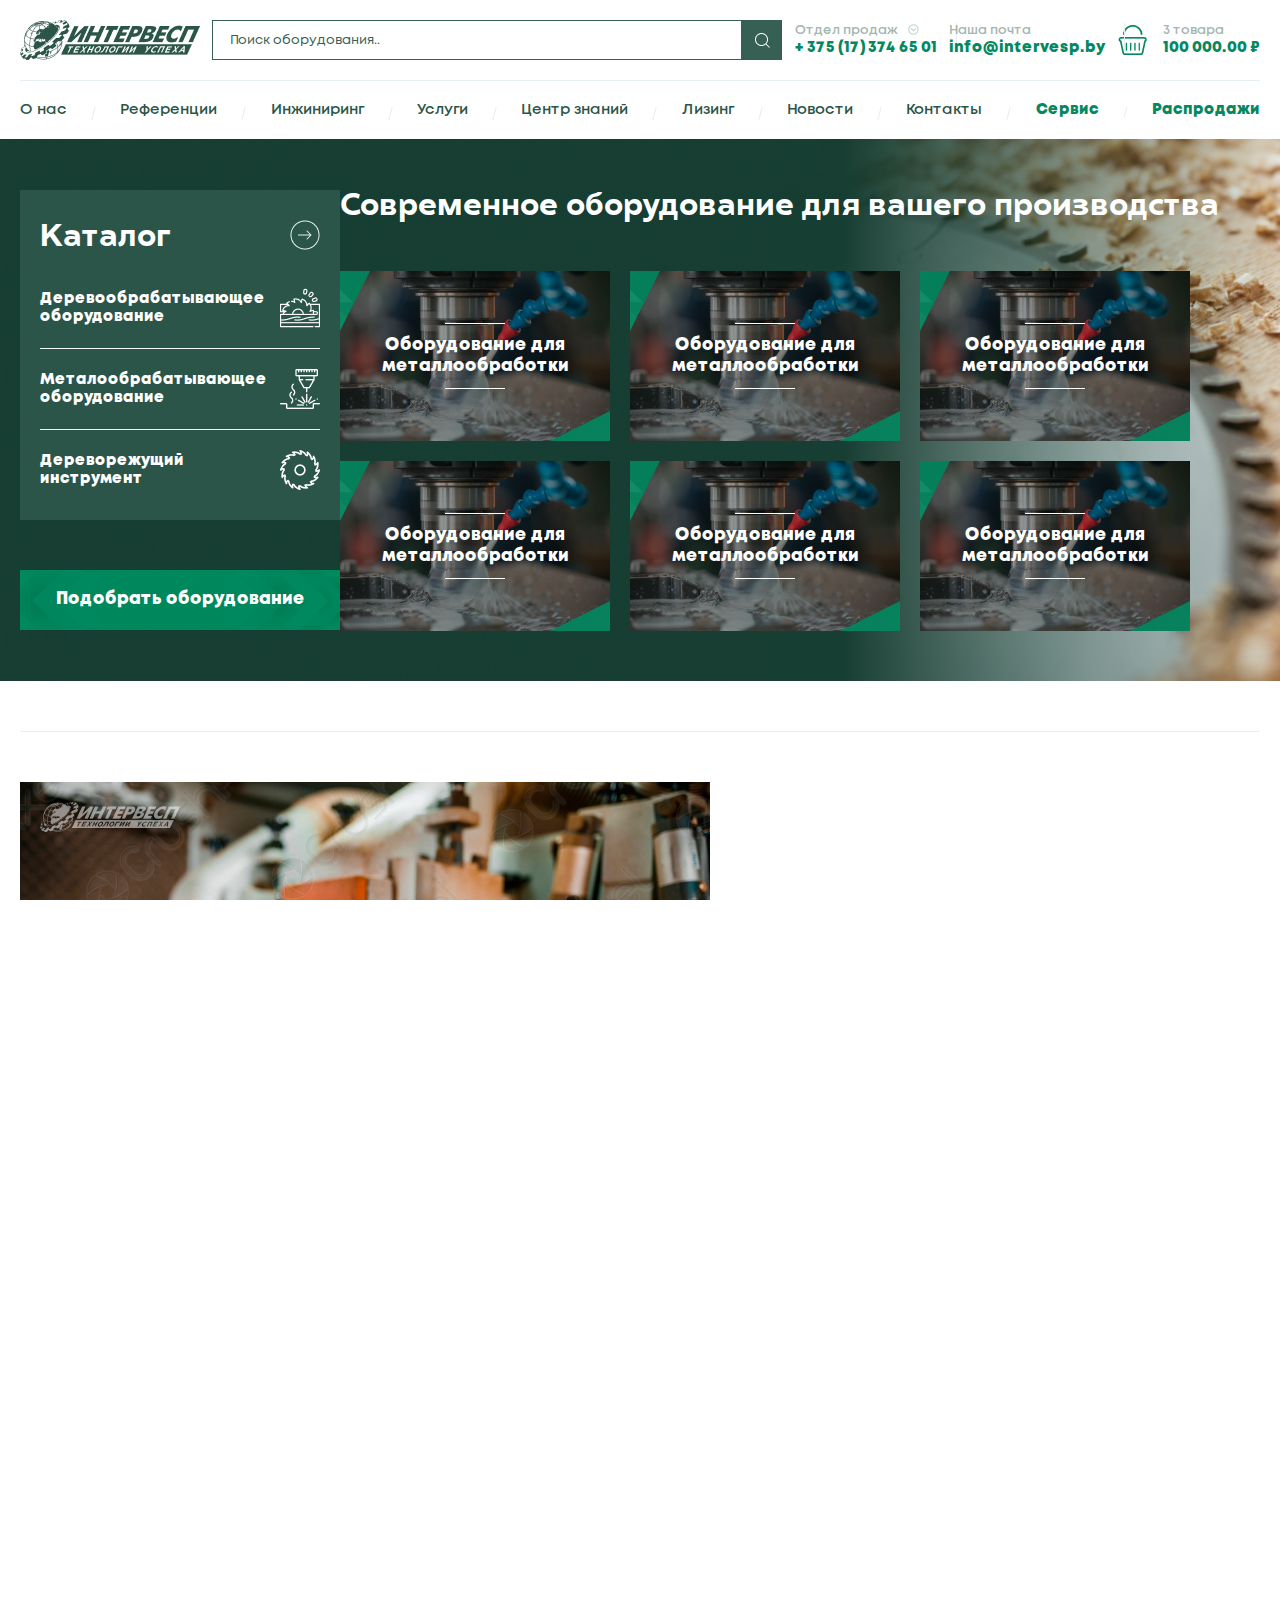
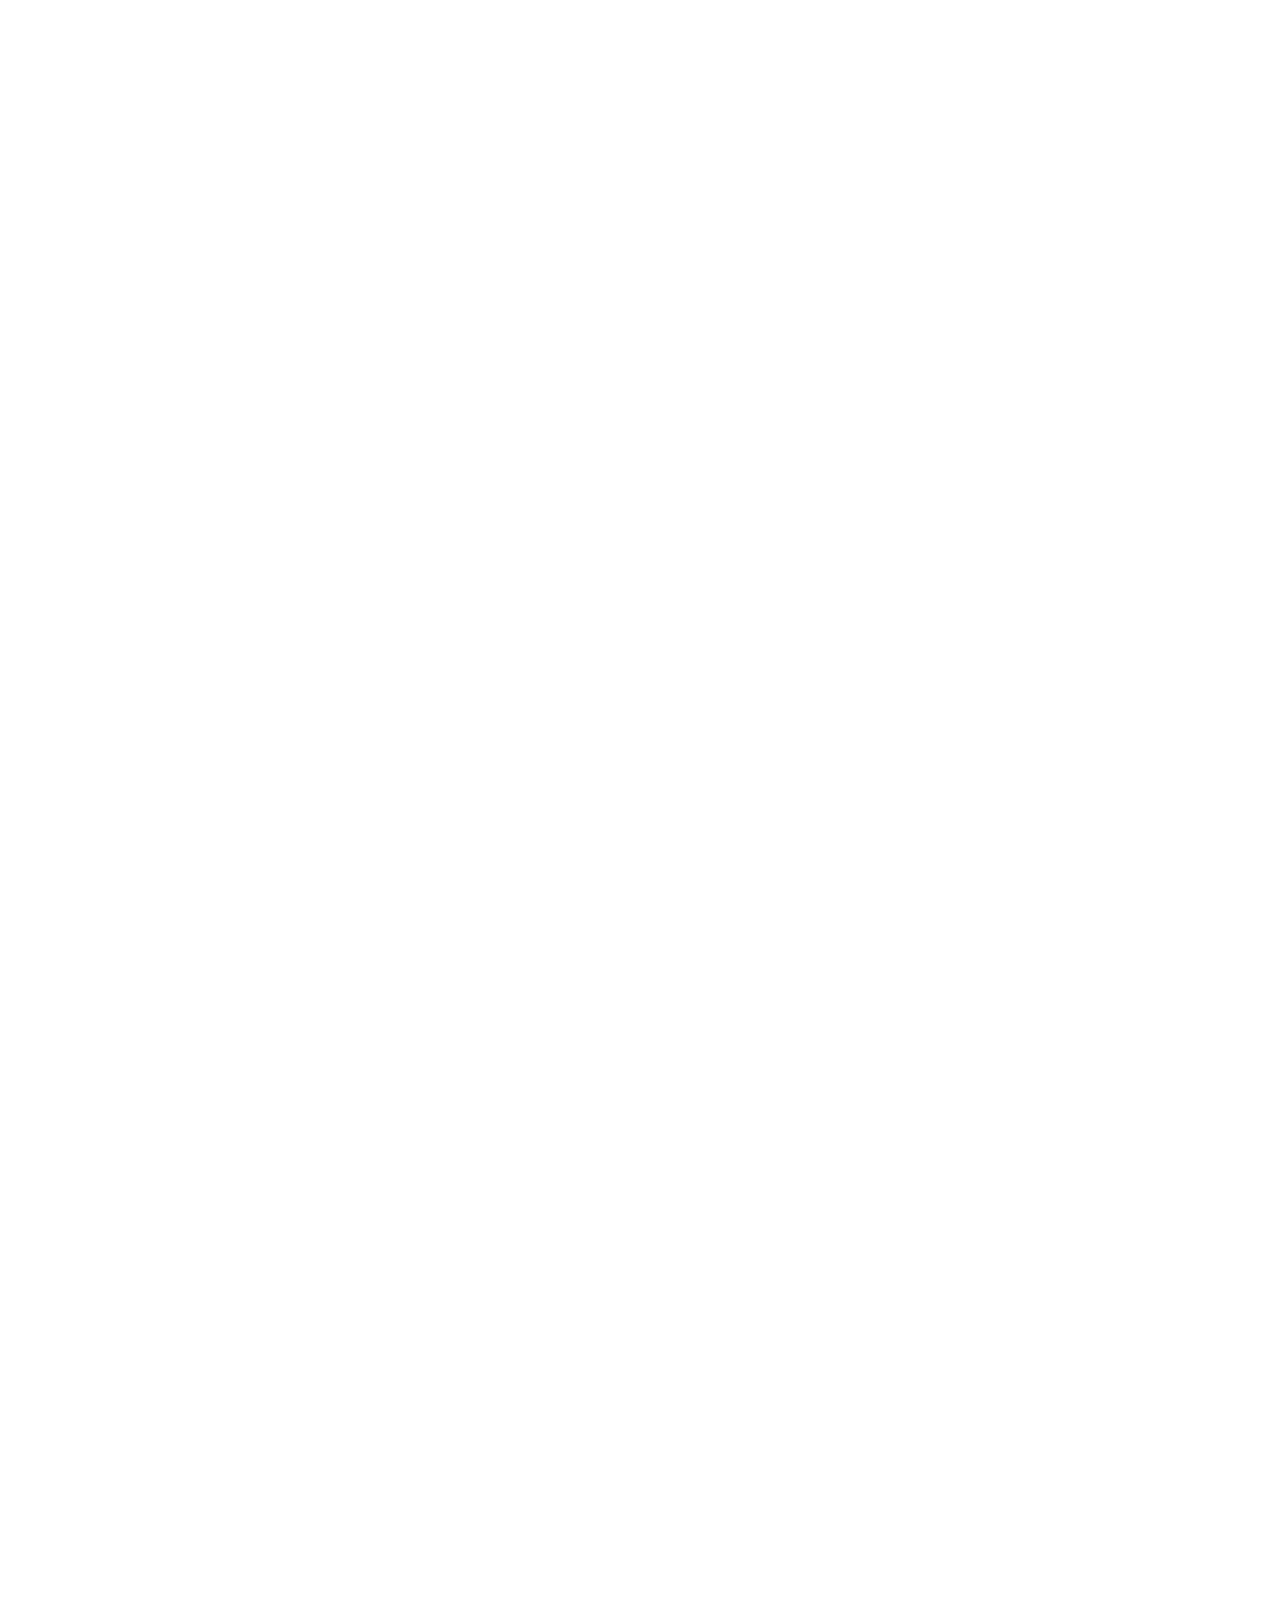
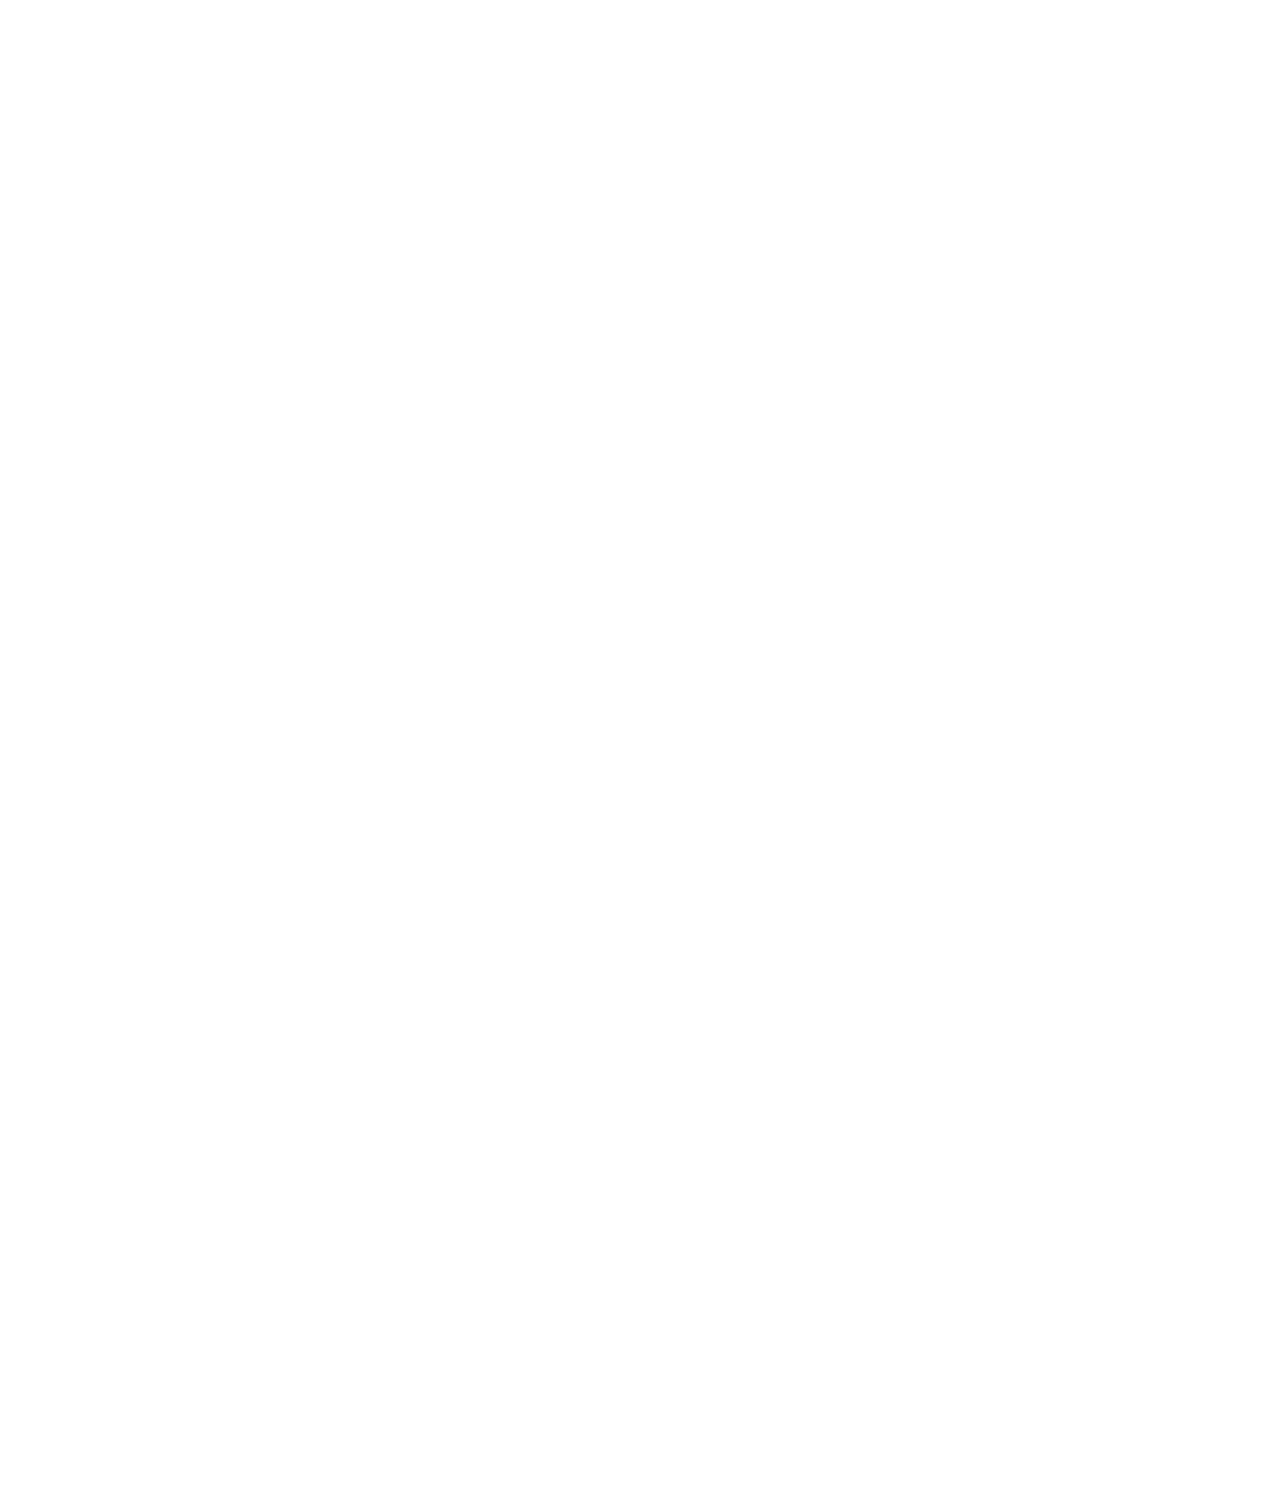
<file: index.html>
<!DOCTYPE html>
<html lang="en">
  <head>
    <meta charset="UTF-8" />
    <meta http-equiv="X-UA-Compatible" content="IE=edge" />
    <meta name="viewport" content="width=device-width, initial-scale=1.0" />
    <title>Intervesp</title>
    <link rel="stylesheet" href="assets/css/swiper-bundle.min.css" />
    <link rel="stylesheet" href="assets/css/main.css" />
  </head>
  <body>
    <header class="header">
      <div class="container">
        <div class="header__top">
          <div class="header__logo">
            <img src="assets/img/logo.png" alt="logo" />
          </div>
          <form action="">
            <input
              type="search"
              class="header__search"
              placeholder="Поиск оборудования.."
            />
            <input type="submit" class="header__button" value="" />
          </form>
          <div class="header__phone">
            <p class="text-small" id="open">
              Отдел продаж <img src="assets/img/open.png" alt="" />
            </p>
            <p class="text-standart" id="open2">+ 375 (17) 374 65 01</p>
            <div class="header__more">
              <p class="text-small">Многоканальный телефон</p>
              <p class="text-standart">+375 (17) 375 79 20</p>
              <div class="header__line"></div>
              <p class="text-small">Отдел продажи оборудования</p>
              <p class="text-standart">+375 (29) 669 93 68</p>
              <div class="header__line"></div>
              <p class="text-small">
                Отдел продажи инструмента и запасных частей
              </p>
              <p class="text-standart">+375 (29) 188 00 89</p>
            </div>
          </div>
          <div class="header__mail">
            <p class="text-small">Наша почта</p>
            <p class="text-standart">info@intervesp.by</p>
          </div>
          <div class="header__basket">
            <img src="assets/img/basket.png" alt="" />
            <div class="header__block">
              <p class="text-small">3 товара</p>
              <p class="text-standart">100 000.00 ₽</p>
            </div>
          </div>
        </div>
        <div class="line"></div>
        <nav class="header__menu">
          <ul>
            <li><a href="about-us.html">О нас</a></li>
            <li><a href="references.html">Референции</a></li>
            <li><a href="designing.html">Инжиниринг</a></li>
            <li><a href="services.html">Услуги</a></li>
            <li><a href="knowledge.html">Центр знаний</a></li>
            <li><a href="leasing.html">Лизинг</a></li>
            <li><a href="news.html">Новости</a></li>
            <li><a href="contact.html">Контакты</a></li>
            <li><a href="serv.html">Сервис</a></li>
            <li><a href="">Распродажи</a></li>
          </ul>
        </nav>
      </div>
    </header>

    <main>
      <div class="main-screen">
        <div class="container">
          <div class="main-screen__left">
            <div class="main-screen__catalog">
              <h2 class="title">
                Каталог <img src="assets/img/main-screen-arrow.png" alt="" />
              </h2>
              <div class="main-screen__group">
                <p class="text-standart">Деревообрабатывающее оборудование</p>
                <img src="assets/img/saw.png" alt="" />
              </div>
              <div class="line"></div>
              <div class="main-screen__group">
                <p class="text-standart">Металообрабатывающее оборудование</p>
                <img src="assets/img/laser-cutting-machine.png" alt="" />
              </div>
              <div class="line"></div>
              <div class="main-screen__group">
                <p class="text-standart">Дереворежущий инструмент</p>
                <img src="assets/img/circular-saw.png" alt="" />
              </div>
            </div>
            <div class="button">Подобрать оборудование</div>
          </div>
          <div class="main-screen__right">
            <div class="title">
              Современное оборудование для вашего производства
            </div>
            <a href="" class="main-screen__equipment">
              <img
                src="assets/img/top-left-bg.png"
                alt=""
                class="main-screen__rectangle-top"
              />
              <p>Оборудование для металлообработки</p>
              <img
                src="assets/img/bottom-right-bg.png"
                alt=""
                class="main-screen__rectangle-bottom"
              />
            </a>
            <a href="" class="main-screen__equipment">
              <img
                src="assets/img/top-left-bg.png"
                alt=""
                class="main-screen__rectangle-top"
              />
              <p>Оборудование для металлообработки</p>
              <img
                src="assets/img/bottom-right-bg.png"
                alt=""
                class="main-screen__rectangle-bottom"
              />
            </a>
            <a href="" class="main-screen__equipment">
              <img
                src="assets/img/top-left-bg.png"
                alt=""
                class="main-screen__rectangle-top"
              />
              <p>Оборудование для металлообработки</p>
              <img
                src="assets/img/bottom-right-bg.png"
                alt=""
                class="main-screen__rectangle-bottom"
              />
            </a>
            <a href="" class="main-screen__equipment">
              <img
                src="assets/img/top-left-bg.png"
                alt=""
                class="main-screen__rectangle-top"
              />
              <p>Оборудование для металлообработки</p>
              <img
                src="assets/img/bottom-right-bg.png"
                alt=""
                class="main-screen__rectangle-bottom"
              />
            </a>
            <a href="" class="main-screen__equipment">
              <img
                src="assets/img/top-left-bg.png"
                alt=""
                class="main-screen__rectangle-top"
              />
              <p>Оборудование для металлообработки</p>
              <img
                src="assets/img/bottom-right-bg.png"
                alt=""
                class="main-screen__rectangle-bottom"
              />
            </a>
            <a href="" class="main-screen__equipment">
              <img
                src="assets/img/top-left-bg.png"
                alt=""
                class="main-screen__rectangle-top"
              />
              <p>Оборудование для металлообработки</p>
              <img
                src="assets/img/bottom-right-bg.png"
                alt=""
                class="main-screen__rectangle-bottom"
              />
            </a>
          </div>
        </div>
      </div>
      <div class="container">
        <div class="line"></div>
        <div class="woodworking">
          <div class="woodworking__img">
            <img src="assets/img/woodworking.png" alt="" />
          </div>
          <div class="woodworking__info">
            <h2 class="title">
              Продажа деревообрабатывающих и металлообрабатывающих станков
            </h2>
            <p class="text-standart">
              <b
                >Наша компания является одним из самых крупных поставщиков
                деревообрабатывающих и металлообрабатывающих станков не только в
                Минске, но и во всей Беларуси. Мы занимаемся не только их
                продажей, но и полным спектром услуг, связанных с этой
                деятельностью: инжиниринг, автоматизация процессов,
                пуско-наладочные работы, обучение операторов, продажа
                запчастей.</b
              >
              <br />
              <br />
              Компания «Интервесп» может предложить оборудование практически
              всех видов и типов. Вся наша продукция отвечает существующим
              стандартам качества и нормам техники безопасности. Если Вам
              необходимо правильно подобрать станки для металло или
              деревообработки, наши специалисты найдут правильные технические
              решения и предложат необходимое вам оборудование с учетом
              технологий изготовления, рентабельности и производительности. Мы
              гарантируем надежность предлагаемой нами продукции.
            </p>
          </div>
          <p class="text-small">
            Работа с только проверенными и надежными поставщиками позволила
            добиться высочайшего качества предлагаемой нами продукции. Мы
            поможем сделать оптимальный выбор станков для вашего производства,
            учитывая специфику технологического процесса и ваши пожелания, а
            также дадим рекомендации по использованию инструмента. Также большую
            часть каталога можно найти в нашем шоу-руме в Минске <br /><br />
            Мы сотрудничаем с мировыми брендами, такими как SCM, Bomar, Baykal,
            Mebor и еще несколькими десятками. Посмотреть всех можно тут. Мы
            предлагаем станки из более 200 (!!!) различных отраслей. Наибольшим
            спросом пользуются четырехсторонние станки, ленточные пилорамы,
            сушильные камеры для древесины, фрезерные станки по дереву,
            форматно-раскроечные, кромкооблицовочные, ленточнопильные по
            металлу, токарные станки, трубогибы, листогибы и много другого
            оборудования. Со всем списком можно ознакомиться в нашем каталоге.
          </p>
          <div class="woodworking__statistics">
            <div class="woodworking__block">
              <div class="woodworking__group">
                <p class="title">2007</p>
                <div class="text-standart">год основания</div>
              </div>
              <div class="woodworking__line"></div>
              <div class="woodworking__group">
                <p class="title">1 000+</p>
                <div class="text-standart">позиций товаров</div>
              </div>
              <div class="woodworking__line"></div>
              <div class="woodworking__group">
                <p class="title">40+</p>
                <div class="text-standart">специалистов</div>
              </div>
              <div class="woodworking__line"></div>
              <div class="woodworking__group">
                <p class="title">5000+</p>
                <div class="text-standart">довольных клиентов</div>
              </div>
            </div>
            <div class="text-standart">
              Поможем подобрать индивидуально для вас самое крутое и эфективное
              оборудование
            </div>
            <button id="button-consultation" class="button">
              Получить консультацию
            </button>
          </div>
        </div>
        <div id="consultation" class="popup-consultation">
          <div class="popup-consultation__body">
            <div class="popup-consultation__content">
              <div class="popup-consultation__top">
                <h2 class="title">Получить консультацию</h2>
                <svg
                  xmlns="http://www.w3.org/2000/svg"
                  width="28"
                  height="28"
                  fill="#C1D0CC"
                  class="bi bi-x-circle popup-consultation__close"
                  viewBox="0 0 16 16"
                >
                  <path
                    d="M8 15A7 7 0 1 1 8 1a7 7 0 0 1 0 14zm0 1A8 8 0 1 0 8 0a8 8 0 0 0 0 16z"
                  />
                  <path
                    d="M4.646 4.646a.5.5 0 0 1 .708 0L8 7.293l2.646-2.647a.5.5 0 0 1 .708.708L8.707 8l2.647 2.646a.5.5 0 0 1-.708.708L8 8.707l-2.646 2.647a.5.5 0 0 1-.708-.708L7.293 8 4.646 5.354a.5.5 0 0 1 0-.708z"
                  />
                </svg>
              </div>
              <form action="">
                <div class="popup-consultation__input">
                  <input type="text" id="name" required />
                  <label for="name">Как к вам обращатся</label>
                </div>
                <div class="popup-consultation__input">
                  <input type="text" id="job" required />
                  <label for="job">Должность</label>
                </div>
                <div class="popup-consultation__input">
                  <input type="text" id="organization" required />
                  <label for="organization">Организация</label>
                </div>
                <div class="popup-consultation__input">
                  <input type="text" id="direction" required />
                  <label for="direction">Направление деятельности</label>
                </div>
                <div class="popup-consultation__input">
                  <input type="tel" id="phone" required />
                  <label for="phone">Номер телефона</label>
                </div>
                <div class="popup-consultation__input">
                  <input type="email" id="mail" required />
                  <label for="mail">Электронный адрес</label>
                </div>
                <input type="submit" class="button" />
              </form>
            </div>
          </div>
        </div>
        <div class="line"></div>
        <div class="main-services">
          <div class="title">Наши услуги</div>
          <a href="" class="text-standart">
            Перечень всех услуг
            <img src="assets/img/main-services-arrow.svg" alt="" />
          </a>
          <div class="main-services__block">
            <div class="main-services__group">
              <h3>Проточка матриц</h3>
              <p class="text-small">
                Наша компания является одним из самых крупных поставщиков
                станков.
              </p>
            </div>
            <img src="assets/img/main-services-img.png" alt="" />
          </div>
          <div class="main-services__block">
            <div class="main-services__group">
              <h3>Проточка матриц</h3>
              <p class="text-small">
                Наша компания является одним из самых крупных поставщиков
                станков.
              </p>
            </div>
            <img src="assets/img/main-services-img.png" alt="" />
          </div>
          <div class="main-services__block">
            <div class="main-services__group">
              <h3>Проточка матриц</h3>
              <p class="text-small">
                Наша компания является одним из самых крупных поставщиков
                станков.
              </p>
            </div>
            <img src="assets/img/main-services-img.png" alt="" />
          </div>
        </div>
        <div class="line"></div>
        <div class="map">
          <div class="title">
            Действующие производства с оборудованием от Интервесп
          </div>
          <img src="assets/img/map.png" alt="" />
          <div class="text-standart">
            Наша компания является одним из самых крупных поставщиков
            деревообрабатывающих и металлообрабатывающих станков не только в
            Минске, но и во всей Беларуси. Мы занимаемся не только их продажей,
            но и полным спектром услуг, связанных с этой деятельностью:
            инжиниринг, автоматизация процессов, пуско-наладочные работы,
            обучение операторов, продажа запчастей.
          </div>
        </div>
        <div class="line"></div>
        <div class="our-partners">
          <div class="title">Наши партнеры</div>
          <div class="our-partners__arrows">
            <svg
              xmlns="http://www.w3.org/2000/svg"
              width="36"
              height="30"
              fill="#048860"
              class="bi bi-arrow-left our-partners__left"
              viewBox="0 0 16 16"
            >
              <path
                fill-rule="evenodd"
                d="M15 8a.5.5 0 0 0-.5-.5H2.707l3.147-3.146a.5.5 0 1 0-.708-.708l-4 4a.5.5 0 0 0 0 .708l4 4a.5.5 0 0 0 .708-.708L2.707 8.5H14.5A.5.5 0 0 0 15 8z"
              />
            </svg>
            <svg
              xmlns="http://www.w3.org/2000/svg"
              width="36"
              height="30"
              fill="#048860"
              class="bi bi-arrow-right our-partners__right"
              viewBox="0 0 16 16"
            >
              <path
                fill-rule="evenodd"
                d="M1 8a.5.5 0 0 1 .5-.5h11.793l-3.147-3.146a.5.5 0 0 1 .708-.708l4 4a.5.5 0 0 1 0 .708l-4 4a.5.5 0 0 1-.708-.708L13.293 8.5H1.5A.5.5 0 0 1 1 8z"
              />
            </svg>
          </div>
          <div class="our-partners__slider swiper-container">
            <div class="our-partners__slider-wrapper swiper-wrapper">
              <a href="" class="our-partners__slide swiper-slide">
                <img src="assets/img/partner_1.png" alt="" />
              </a>
              <a href="" class="our-partners__slide swiper-slide">
                <img src="assets/img/partner_2.png" alt="" />
              </a>
              <a href="" class="our-partners__slide swiper-slide">
                <img src="assets/img/partner_3.png" alt="" />
              </a>
              <a href="" class="our-partners__slide swiper-slide">
                <img src="assets/img/partner_1.png" alt="" />
              </a>
              <a href="" class="our-partners__slide swiper-slide">
                <img src="assets/img/partner_2.png" alt="" />
              </a>
              <a href="" class="our-partners__slide swiper-slide">
                <img src="assets/img/partner_3.png" alt="" />
              </a>
              <a href="" class="our-partners__slide swiper-slide">
                <img src="assets/img/partner_1.png" alt="" />
              </a>
              <a href="" class="our-partners__slide swiper-slide">
                <img src="assets/img/partner_2.png" alt="" />
              </a>
              <a href="" class="our-partners__slide swiper-slide">
                <img src="assets/img/partner_3.png" alt="" />
              </a>
              <a href="" class="our-partners__slide swiper-slide">
                <img src="assets/img/partner_1.png" alt="" />
              </a>
              <a href="" class="our-partners__slide swiper-slide">
                <img src="assets/img/partner_2.png" alt="" />
              </a>
              <a href="" class="our-partners__slide swiper-slide">
                <img src="assets/img/partner_3.png" alt="" />
              </a>
            </div>
          </div>
        </div>
        <div class="line"></div>
        <div class="main-news">
          <div class="title">Новости компании</div>
          <div class="main-news__navigation">
            <a href="" class="main-news__link">Все новости</a>
            <div class="main-news__arrows .text-standart">
              <svg
                xmlns="http://www.w3.org/2000/svg"
                width="36"
                height="30"
                fill="#048860"
                class="bi bi-arrow-left main-news__left"
                viewBox="0 0 16 16"
              >
                <path
                  fill-rule="evenodd"
                  d="M15 8a.5.5 0 0 0-.5-.5H2.707l3.147-3.146a.5.5 0 1 0-.708-.708l-4 4a.5.5 0 0 0 0 .708l4 4a.5.5 0 0 0 .708-.708L2.707 8.5H14.5A.5.5 0 0 0 15 8z"
                />
              </svg>
              <svg
                xmlns="http://www.w3.org/2000/svg"
                width="36"
                height="30"
                fill="#048860"
                class="bi bi-arrow-right main-news__right"
                viewBox="0 0 16 16"
              >
                <path
                  fill-rule="evenodd"
                  d="M1 8a.5.5 0 0 1 .5-.5h11.793l-3.147-3.146a.5.5 0 0 1 .708-.708l4 4a.5.5 0 0 1 0 .708l-4 4a.5.5 0 0 1-.708-.708L13.293 8.5H1.5A.5.5 0 0 1 1 8z"
                />
              </svg>
            </div>
          </div>
          <div class="main-news__slider swiper-container">
            <div class="main-news__slider-wrapper swiper-wrapper">
              <div class="main-news__slide swiper-slide img">
                <img src="assets/img/news.png" alt="" />
                <a href="" class="main-news__block">
                  <div class="text-standart">
                    29-я международная выставка «Электро-2021»
                  </div>
                  <div class="text-small">
                    Подробнее <img src="assets/img/footer_arrow.png" alt="" />
                  </div>
                </a>
              </div>
              <div class="main-news__slide swiper-slide img">
                <img src="assets/img/news.png" alt="" />
                <a href="" class="main-news__block">
                  <div class="text-standart">
                    29-я международная выставка «Электро-2021»
                  </div>
                  <div class="text-small">
                    Подробнее <img src="assets/img/footer_arrow.png" alt="" />
                  </div>
                </a>
              </div>
              <div class="main-news__slide swiper-slide img">
                <img src="assets/img/news.png" alt="" />
                <a href="" class="main-news__block">
                  <div class="text-standart">
                    29-я международная выставка «Электро-2021»
                  </div>
                  <div class="text-small">
                    Подробнее <img src="assets/img/footer_arrow.png" alt="" />
                  </div>
                </a>
              </div>
              <div class="main-news__slide swiper-slide img">
                <img src="assets/img/news.png" alt="" />
                <a href="" class="main-news__block">
                  <div class="text-standart">
                    29-я международная выставка «Электро-2021»
                  </div>
                  <div class="text-small">
                    Подробнее <img src="assets/img/footer_arrow.png" alt="" />
                  </div>
                </a>
              </div>
            </div>
          </div>
        </div>
      </div>
    </main>

    <footer class="footer">
      <div class="container">
        <div class="footer__top">
          <div class="footer__info">
            <div class="footer__logo">
              <img src="assets/img/logo_contrast.png" alt="" />
            </div>
            <div class="text-small">
              Наша компания является одним из самых крупных поставщиков станков
              не только в Минске, но и во всей Беларуси.
            </div>
            <div class="footer__socials">
              <div class="footer__circle">
                <svg
                  xmlns="http://www.w3.org/2000/svg"
                  width="20"
                  height="20"
                  fill="#2B5548"
                  class="bi bi-instagram"
                  viewBox="0 0 16 16"
                >
                  <path
                    d="M8 0C5.829 0 5.556.01 4.703.048 3.85.088 3.269.222 2.76.42a3.917 3.917 0 0 0-1.417.923A3.927 3.927 0 0 0 .42 2.76C.222 3.268.087 3.85.048 4.7.01 5.555 0 5.827 0 8.001c0 2.172.01 2.444.048 3.297.04.852.174 1.433.372 1.942.205.526.478.972.923 1.417.444.445.89.719 1.416.923.51.198 1.09.333 1.942.372C5.555 15.99 5.827 16 8 16s2.444-.01 3.298-.048c.851-.04 1.434-.174 1.943-.372a3.916 3.916 0 0 0 1.416-.923c.445-.445.718-.891.923-1.417.197-.509.332-1.09.372-1.942C15.99 10.445 16 10.173 16 8s-.01-2.445-.048-3.299c-.04-.851-.175-1.433-.372-1.941a3.926 3.926 0 0 0-.923-1.417A3.911 3.911 0 0 0 13.24.42c-.51-.198-1.092-.333-1.943-.372C10.443.01 10.172 0 7.998 0h.003zm-.717 1.442h.718c2.136 0 2.389.007 3.232.046.78.035 1.204.166 1.486.275.373.145.64.319.92.599.28.28.453.546.598.92.11.281.24.705.275 1.485.039.843.047 1.096.047 3.231s-.008 2.389-.047 3.232c-.035.78-.166 1.203-.275 1.485a2.47 2.47 0 0 1-.599.919c-.28.28-.546.453-.92.598-.28.11-.704.24-1.485.276-.843.038-1.096.047-3.232.047s-2.39-.009-3.233-.047c-.78-.036-1.203-.166-1.485-.276a2.478 2.478 0 0 1-.92-.598 2.48 2.48 0 0 1-.6-.92c-.109-.281-.24-.705-.275-1.485-.038-.843-.046-1.096-.046-3.233 0-2.136.008-2.388.046-3.231.036-.78.166-1.204.276-1.486.145-.373.319-.64.599-.92.28-.28.546-.453.92-.598.282-.11.705-.24 1.485-.276.738-.034 1.024-.044 2.515-.045v.002zm4.988 1.328a.96.96 0 1 0 0 1.92.96.96 0 0 0 0-1.92zm-4.27 1.122a4.109 4.109 0 1 0 0 8.217 4.109 4.109 0 0 0 0-8.217zm0 1.441a2.667 2.667 0 1 1 0 5.334 2.667 2.667 0 0 1 0-5.334z"
                  />
                </svg>
              </div>
              <div class="footer__circle">
                <svg
                  xmlns="http://www.w3.org/2000/svg"
                  width="21"
                  height="16"
                  fill="#2B5548"
                  class="bi bi-youtube"
                  viewBox="0 0 16 16"
                >
                  <path
                    d="M8.051 1.999h.089c.822.003 4.987.033 6.11.335a2.01 2.01 0 0 1 1.415 1.42c.101.38.172.883.22 1.402l.01.104.022.26.008.104c.065.914.073 1.77.074 1.957v.075c-.001.194-.01 1.108-.082 2.06l-.008.105-.009.104c-.05.572-.124 1.14-.235 1.558a2.007 2.007 0 0 1-1.415 1.42c-1.16.312-5.569.334-6.18.335h-.142c-.309 0-1.587-.006-2.927-.052l-.17-.006-.087-.004-.171-.007-.171-.007c-1.11-.049-2.167-.128-2.654-.26a2.007 2.007 0 0 1-1.415-1.419c-.111-.417-.185-.986-.235-1.558L.09 9.82l-.008-.104A31.4 31.4 0 0 1 0 7.68v-.123c.002-.215.01-.958.064-1.778l.007-.103.003-.052.008-.104.022-.26.01-.104c.048-.519.119-1.023.22-1.402a2.007 2.007 0 0 1 1.415-1.42c.487-.13 1.544-.21 2.654-.26l.17-.007.172-.006.086-.003.171-.007A99.788 99.788 0 0 1 7.858 2h.193zM6.4 5.209v4.818l4.157-2.408L6.4 5.209z"
                  />
                </svg>
              </div>
              <div class="footer__circle">
                <img
                  src="assets/img/facebook.svg"
                  alt=""
                  class="footer__facebook"
                />
              </div>
            </div>
          </div>
          <div class="footer__menu">
            <h3>Навигация</h3>
            <ul>
              <li>
                <a href=""
                  ><img src="assets/img/footer_arrow.png" alt="" /> О нас</a
                >
              </li>
              <li>
                <a href=""
                  ><img src="assets/img/footer_arrow.png" alt="" />
                  Референции</a
                >
              </li>
              <li>
                <a href=""
                  ><img src="assets/img/footer_arrow.png" alt="" />
                  Проектирование</a
                >
              </li>
              <li>
                <a href=""
                  ><img src="assets/img/footer_arrow.png" alt="" /> Услуги</a
                >
              </li>
              <li>
                <a href=""
                  ><img src="assets/img/footer_arrow.png" alt="" /> Центр
                  обучения</a
                >
              </li>
              <li>
                <a href=""
                  ><img src="assets/img/footer_arrow.png" alt="" />
                  Техподдержка</a
                >
              </li>
              <li>
                <a href=""
                  ><img src="assets/img/footer_arrow.png" alt="" /> Лизинг</a
                >
              </li>
              <li>
                <a href=""
                  ><img src="assets/img/footer_arrow.png" alt="" /> Новости</a
                >
              </li>
              <li>
                <a href=""
                  ><img src="assets/img/footer_arrow.png" alt="" /> Контакты</a
                >
              </li>
            </ul>
          </div>
          <div class="footer__contact">
            <h3>Контакты</h3>
            <div class="footer__block">
              <p class="text-small">Многоканальный телефон</p>
              <p class="text-standart">+375 (17) 375 79 20</p>
            </div>
            <div class="footer__block reverse">
              <p class="text-standart">
                220000, Минск, ул. Харьковская, д. 58, офис 9н
              </p>
              <p class="text-small">Юр. Адрес / Отдел продаж</p>
            </div>
            <div class="footer__block">
              <p class="text-small">
                Отдел продажи инструмента и запасных частей
              </p>
              <p class="text-standart">+375 (29) 188 00 89</p>
            </div>
            <div class="footer__block reverse">
              <p class="text-standart">info@intervesp.by</p>
              <p class="text-small">Электронный адрес</p>
            </div>
            <div class="footer__block">
              <p class="text-small">Отдел продажи оборудования</p>
              <p class="text-standart">+375 (29) 669 93 68</p>
            </div>
          </div>
        </div>
        <div class="line"></div>
        <div class="footer__bottom">
          <div class="footer__block">
            <p class="text-standart">© Copyright 2021. Все права защищены.</p>
            <p class="text-small">Политика конфиденциальности</p>
          </div>
          <div class="footer__links">
            <a href="">ДЕРЕВООБРАБАТЫВАЮЩЕЕ ОБОРУДОВАНИЕ</a>
            <a href="">МЕТАЛЛООБРАБАТЫВАЮЩЕЕ ОБОРУДОВАНИЕ</a>
            <a href="">ДЕРЕВОРЕЖУЩИЙ ИНСТРУМЕНТ</a>
          </div>
        </div>
      </div>
    </footer>
    <script src="assets/js/swiper-bundle.min.js"></script>
    <script src="assets/js/popup-consultation.js"></script>
    <script src="assets/js/popup-references.js"></script>
    <script src="assets/js/script.js"></script>
  </body>
</html>
</file>
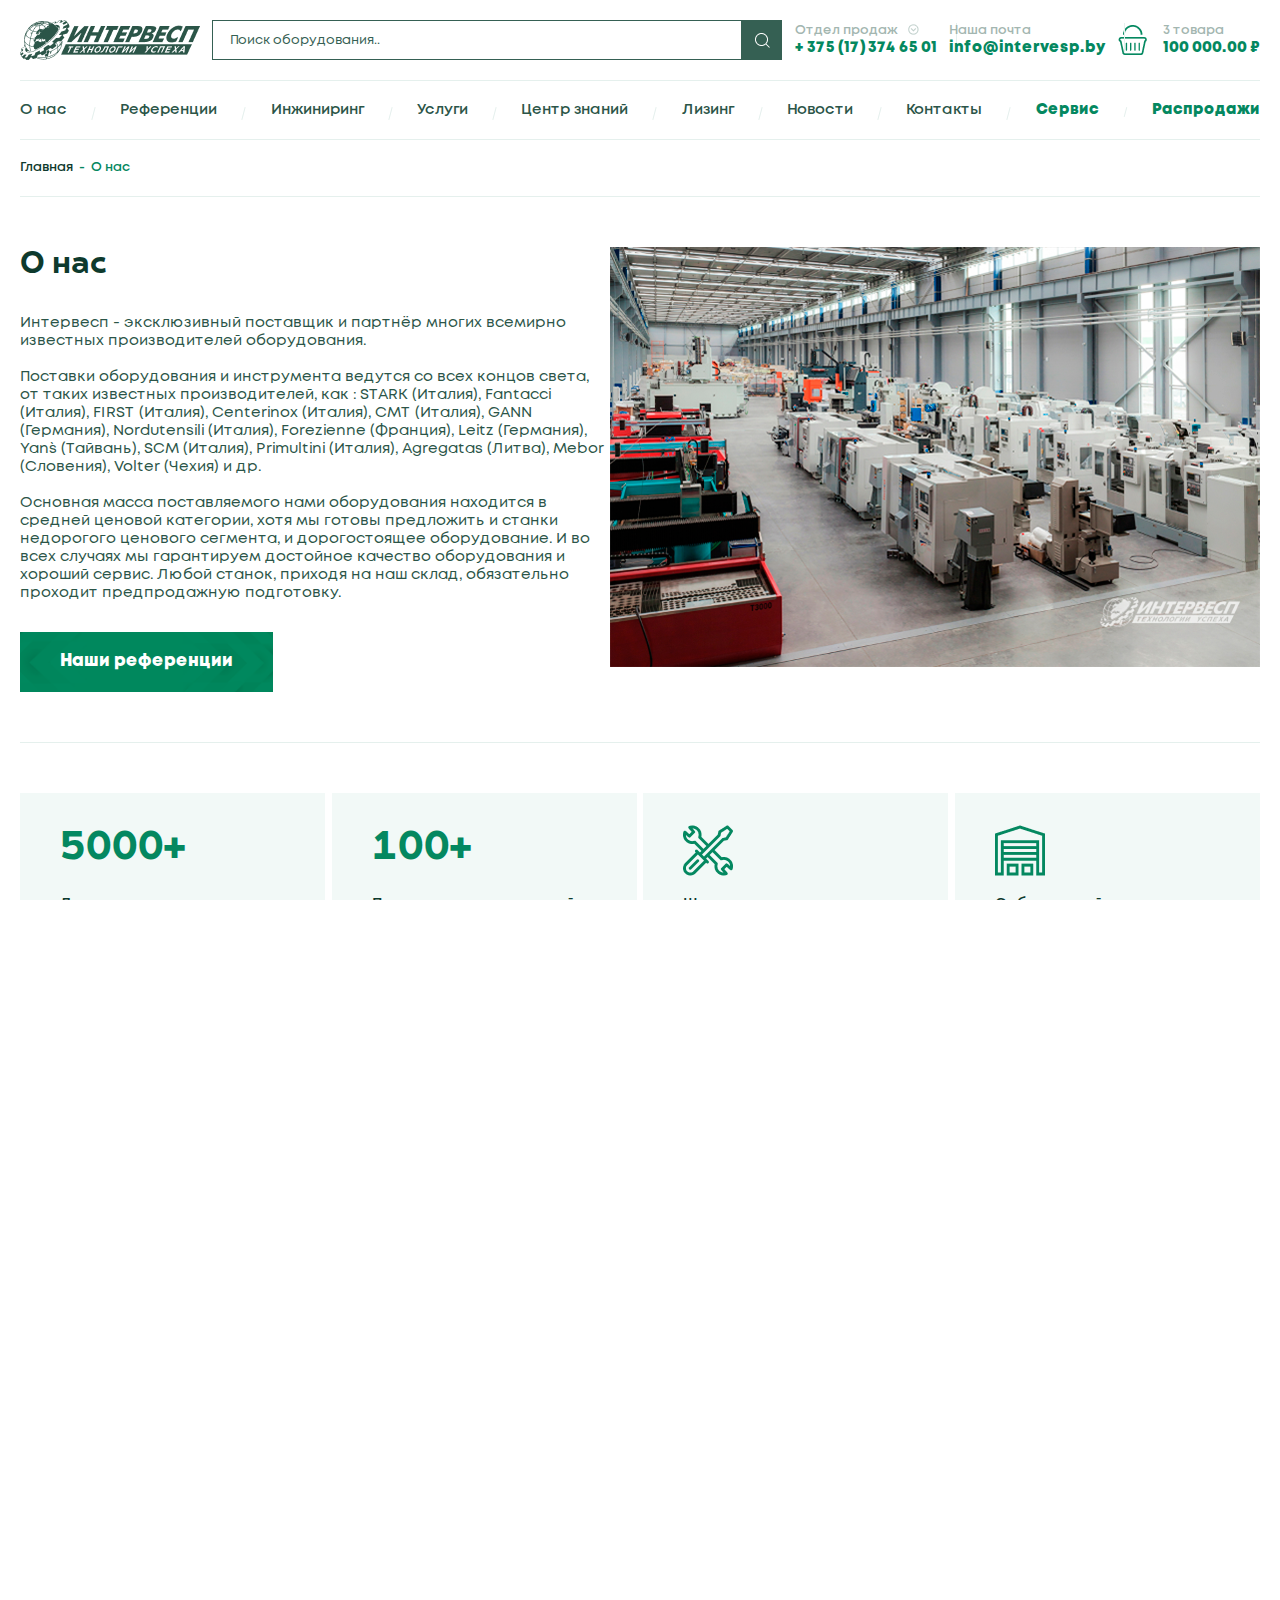
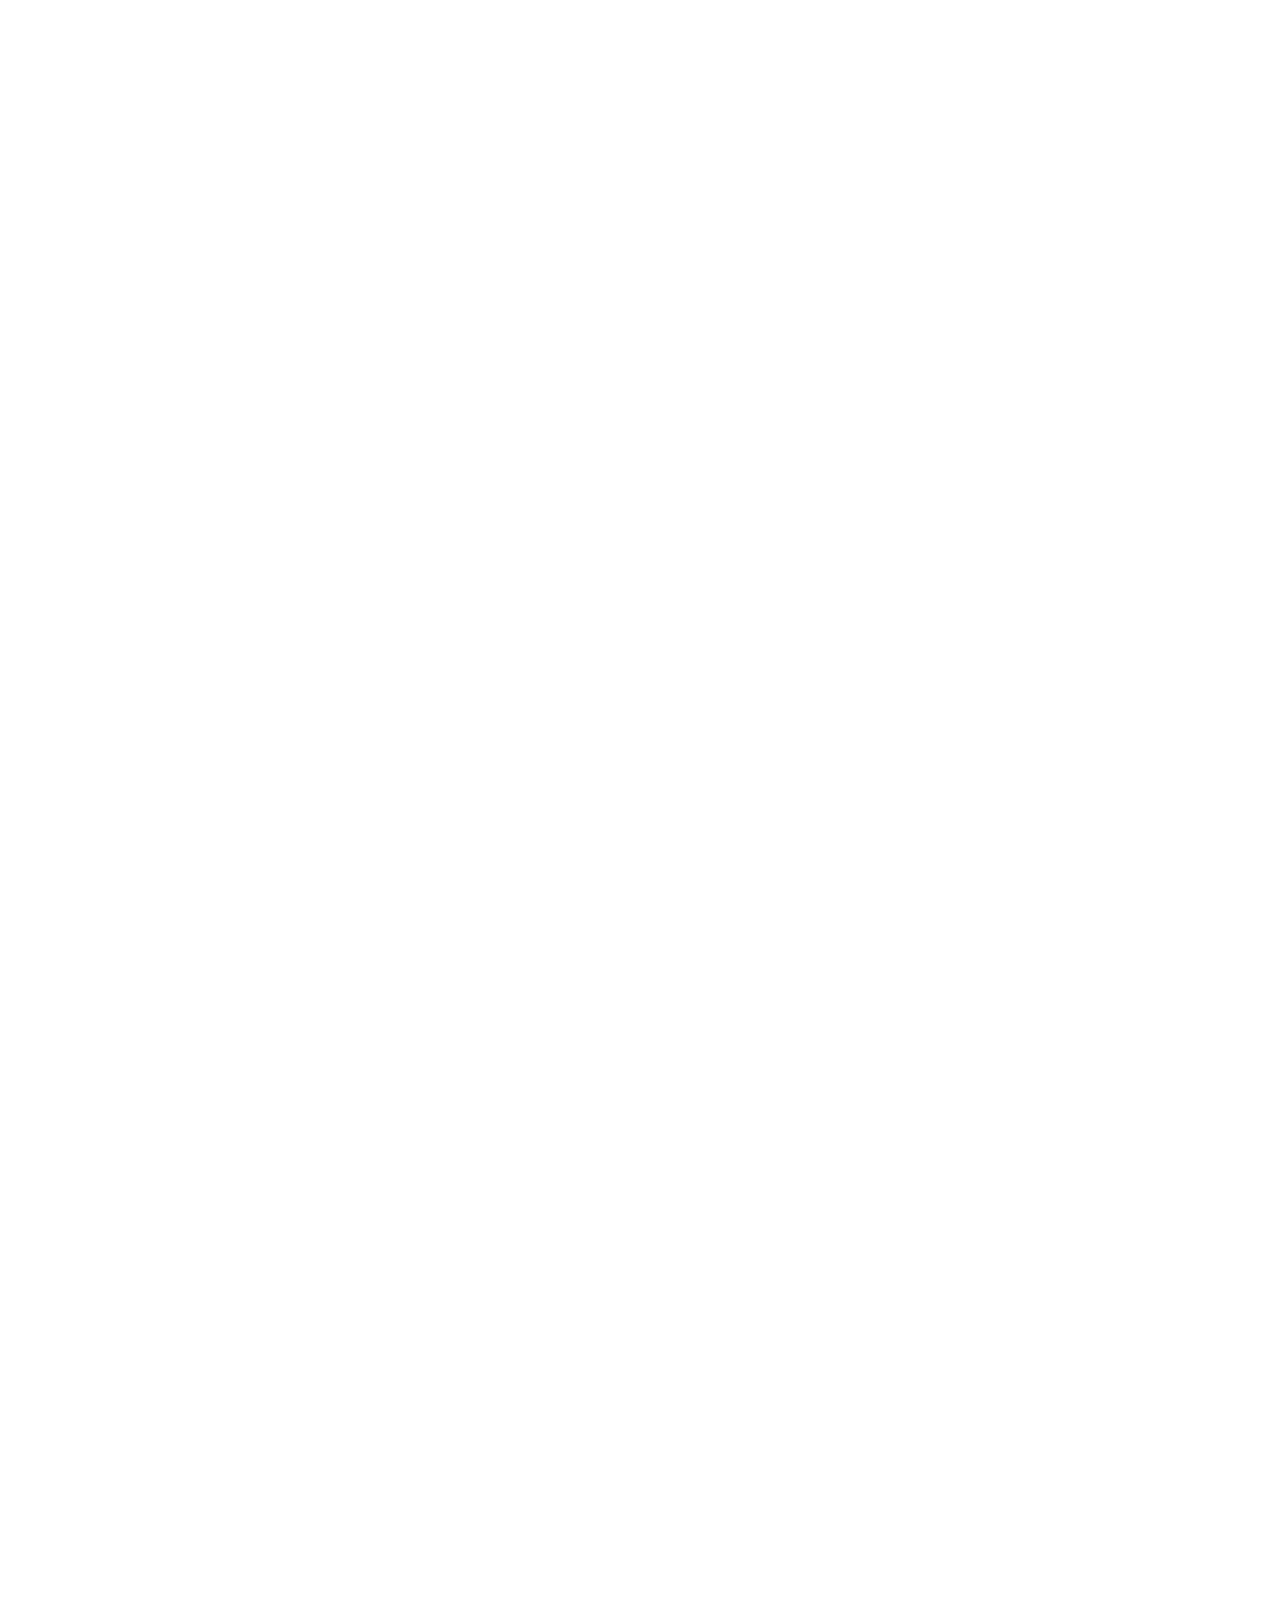
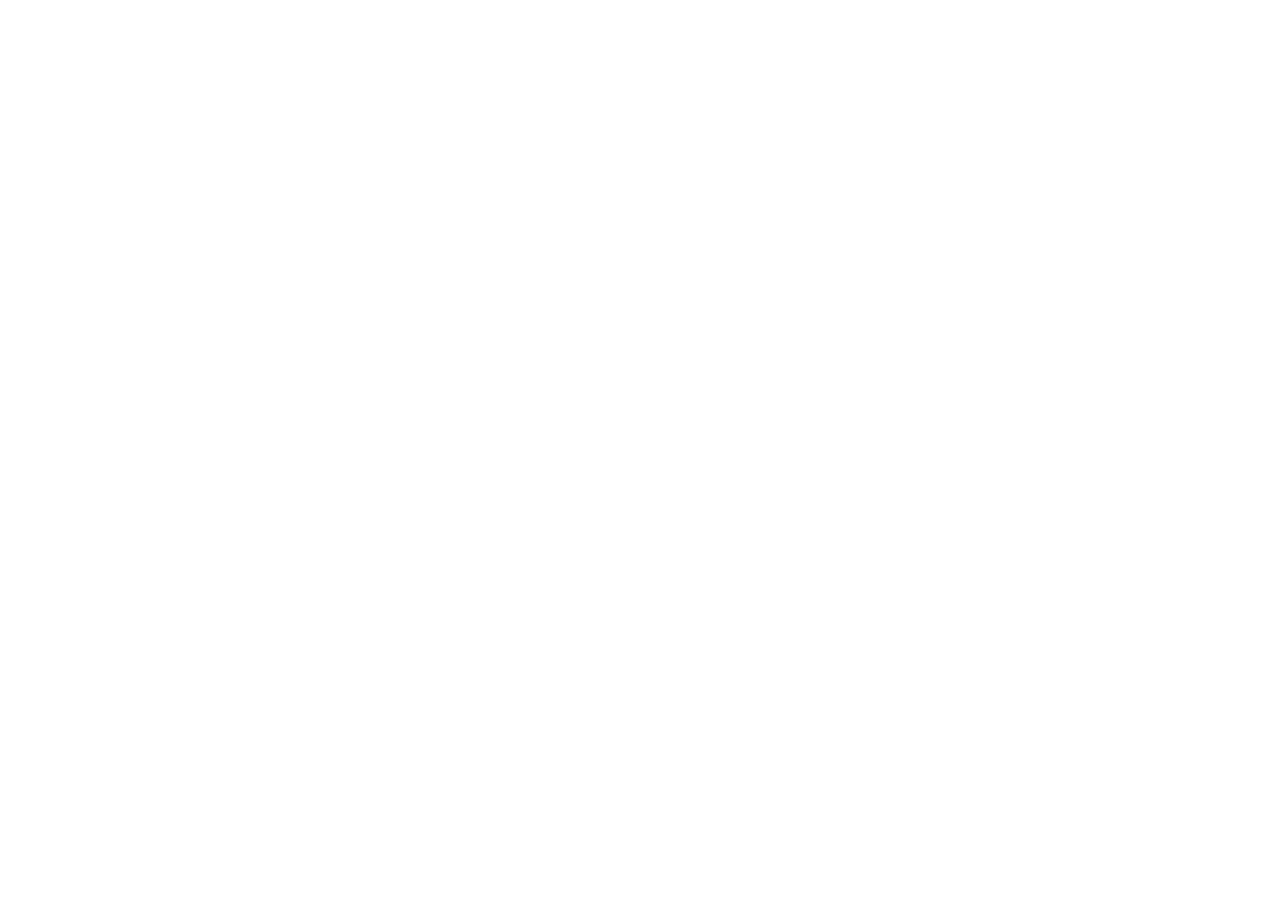
<file: about-us.html>
<!DOCTYPE html>
<html lang="en">
  <head>
    <meta charset="UTF-8" />
    <meta http-equiv="X-UA-Compatible" content="IE=edge" />
    <meta name="viewport" content="width=device-width, initial-scale=1.0" />
    <title>Intervesp</title>
    <link rel="stylesheet" href="assets/css/swiper-bundle.min.css" />
    <link rel="stylesheet" href="assets/css/main.css" />
  </head>
  <body>
    <header class="header">
      <div class="container">
        <div class="header__top">
          <div class="header__logo">
            <img src="assets/img/logo.png" alt="logo" />
          </div>
          <form action="">
            <input
              type="search"
              class="header__search"
              placeholder="Поиск оборудования.."
            />
            <input type="submit" class="header__button" value="" />
          </form>
          <div class="header__phone">
            <p class="text-small" id="open">
              Отдел продаж <img src="assets/img/open.png" alt="" />
            </p>
            <p class="text-standart" id="open2">+ 375 (17) 374 65 01</p>
            <div class="header__more">
              <p class="text-small">Многоканальный телефон</p>
              <p class="text-standart">+375 (17) 375 79 20</p>
              <div class="header__line"></div>
              <p class="text-small">Отдел продажи оборудования</p>
              <p class="text-standart">+375 (29) 669 93 68</p>
              <div class="header__line"></div>
              <p class="text-small">
                Отдел продажи инструмента и запасных частей
              </p>
              <p class="text-standart">+375 (29) 188 00 89</p>
            </div>
          </div>
          <div class="header__mail">
            <p class="text-small">Наша почта</p>
            <p class="text-standart">info@intervesp.by</p>
          </div>
          <div class="header__basket">
            <img src="assets/img/basket.png" alt="" />
            <div class="header__block">
              <p class="text-small">3 товара</p>
              <p class="text-standart">100 000.00 ₽</p>
            </div>
          </div>
        </div>
        <div class="line"></div>
        <nav class="header__menu">
          <ul>
            <li><a href="about-us.html">О нас</a></li>
            <li><a href="references.html">Референции</a></li>
            <li><a href="designing.html">Инжиниринг</a></li>
            <li><a href="services.html">Услуги</a></li>
            <li><a href="knowledge.html">Центр знаний</a></li>
            <li><a href="leasing.html">Лизинг</a></li>
            <li><a href="news.html">Новости</a></li>
            <li><a href="contact.html">Контакты</a></li>
            <li><a href="serv.html">Сервис</a></li>
            <li><a href="">Распродажи</a></li>
          </ul>
        </nav>
      </div>
    </header>
    <div class="container">
      <div class="bread-crumb">
        <a href="index.html">Главная</a>
        &nbsp;-&nbsp; О нас
      </div>
    </div>

    <main>
      <div class="container">
        <div class="about-us">
          <div class="about-us__info">
            <h2 class="title">О нас</h2>
            <p class="text-standart">
              Интервесп - эксклюзивный поставщик и партнёр многих всемирно
              известных производителей оборудования. <br />
              <br />
              Поставки оборудования и инструмента ведутся со всех концов света,
              от таких известных производителей, как : STARK (Италия), Fantacci
              (Италия), FIRST (Италия), Centerinox (Италия), СМТ (Италия), GANN
              (Германия), Nordutensili (Италия), Forezienne (Франция), Leitz
              (Германия), Yan`s (Тайвань), SCM (Италия), Primultini (Италия),
              Agregatas (Литва), Mebor (Словения), Volter (Чехия) и др. <br />
              <br />
              Основная масса поставляемого нами оборудования находится в средней
              ценовой категории, хотя мы готовы предложить и станки недорогого
              ценового сегмента, и дорогостоящее оборудование. И во всех случаях
              мы гарантируем достойное качество оборудования и хороший сервис.
              Любой станок, приходя на наш склад, обязательно проходит
              предпродажную подготовку.
            </p>
            <a href="" class="button">Наши референции</a>
          </div>
          <div class="about-us__img">
            <img src="assets/img/about-us_img.png" alt="" />
          </div>
        </div>
        <div class="line"></div>
        <div class="statistic">
          <div class="statistic__block">
            <p class="statistic__sub-title">5000+</p>
            <p class="text-standart">Довольных клиентов</p>
            <p class="text-small">
              Успешный опыт сотрудничества, как с частными компаниями, так и с
              госсектором.
            </p>
          </div>
          <div class="statistic__block">
            <p class="statistic__sub-title">100+</p>
            <p class="text-standart">Партнерских соглашений</p>
            <p class="text-small">
              Соглашения о поставке оборудования и инструмента по всему миру.
            </p>
          </div>
          <div class="statistic__block">
            <p class="statistic__sub-title">
              <img src="assets/img/technical-support.png" alt="" />
            </p>
            <p class="text-standart">Штатная сервисная служба</p>
            <p class="text-small">
              Заменя старого оборудования, купленного у нас, на новое.
            </p>
          </div>
          <div class="statistic__block">
            <p class="statistic__sub-title">
              <img src="assets/img/warehouse.png" alt="" />
            </p>
            <p class="text-standart">Собственный склад</p>
            <p class="text-small">Собственный склад оборудования и запчастей</p>
          </div>
        </div>
        <div class="line"></div>
        <div class="main-activities">
          <div class="title">Основные направления деятельности</div>
          <div class="main-activities__content">
            <img src="assets/img/main-activities__img.png" alt="" />
            <img
              src="assets/img/main-activities_arrow.png"
              alt=""
              class="main-activities__arrow arrow1"
            />
            <img
              src="assets/img/main-activities_arrow.png"
              alt=""
              class="main-activities__arrow arrow2"
            />
            <img
              src="assets/img/main-activities_arrow.png"
              alt=""
              class="main-activities__arrow arrow3"
            />
            <img
              src="assets/img/main-activities_arrow.png"
              alt=""
              class="main-activities__arrow arrow4"
            />
            <img
              src="assets/img/main-activities__reverse-arrow.png"
              alt=""
              class="main-activities__arrow arrow5"
            />
            <img
              src="assets/img/main-activities__reverse-arrow.png"
              alt=""
              class="main-activities__arrow arrow6"
            />
            <img
              src="assets/img/main-activities_arrow.png"
              alt=""
              class="main-activities__arrow arrow7"
            />
            <img
              src="assets/img/main-activities_arrow.png"
              alt=""
              class="main-activities__arrow arrow8"
            />
            <img
              src="assets/img/main-activities_arrow.png"
              alt=""
              class="main-activities__arrow arrow9"
            />
            <div class="text-standart text1">Заводы под «ключ»</div>
            <div class="text-standart text2">
              Шеф-монтаж, пусконаладка и обслуживание оборудования любой
              сложности
            </div>
            <div class="text-standart text3">
              Поставки деревообрабатывающего оборудования
            </div>
            <div class="text-standart text4">
              Оборудование для мебельных производств
            </div>
            <div class="text-standart text5">Оборудование для лесопиления</div>
            <div class="text-standart text6">
              Оборудование для металлообработки
            </div>
            <div class="text-standart text7">
              Поставки инструмента и запчастей
            </div>
            <div class="text-standart text8">Услуги по инжинирингу</div>
            <div class="text-standart text9">
              Варианты технологических решений до составления проекта
            </div>
          </div>
          <div class="main-activities__buttons">
            <button id="button-consultation" class="button">
              Получить консультацию
            </button>
            <a href="" class="main-activities__link">Подобрать оборудование</a>
          </div>
        </div>
        <div id="consultation" class="popup-consultation">
          <div class="popup-consultation__body">
            <div class="popup-consultation__content">
              <div class="popup-consultation__top">
                <h2 class="title">Получить консультацию</h2>
                <svg
                  xmlns="http://www.w3.org/2000/svg"
                  width="28"
                  height="28"
                  fill="#C1D0CC"
                  class="bi bi-x-circle popup-consultation__close"
                  viewBox="0 0 16 16"
                >
                  <path
                    d="M8 15A7 7 0 1 1 8 1a7 7 0 0 1 0 14zm0 1A8 8 0 1 0 8 0a8 8 0 0 0 0 16z"
                  />
                  <path
                    d="M4.646 4.646a.5.5 0 0 1 .708 0L8 7.293l2.646-2.647a.5.5 0 0 1 .708.708L8.707 8l2.647 2.646a.5.5 0 0 1-.708.708L8 8.707l-2.646 2.647a.5.5 0 0 1-.708-.708L7.293 8 4.646 5.354a.5.5 0 0 1 0-.708z"
                  />
                </svg>
              </div>
              <form action="">
                <div class="popup-consultation__input">
                  <input type="text" id="name" required />
                  <label for="name">Как к вам обращатся</label>
                </div>
                <div class="popup-consultation__input">
                  <input type="text" id="job" required />
                  <label for="job">Должность</label>
                </div>
                <div class="popup-consultation__input">
                  <input type="text" id="organization" required />
                  <label for="organization">Организация</label>
                </div>
                <div class="popup-consultation__input">
                  <input type="text" id="direction" required />
                  <label for="direction">Направление деятельности</label>
                </div>
                <div class="popup-consultation__input">
                  <input type="tel" id="phone" required />
                  <label for="phone">Номер телефона</label>
                </div>
                <div class="popup-consultation__input">
                  <input type="email" id="mail" required />
                  <label for="mail">Электронный адрес</label>
                </div>
                <input type="submit" class="button" />
              </form>
            </div>
          </div>
        </div>
        <div class="line"></div>
        <div class="solutions">
          <div class="solutions__img">
            <img src="assets/img/solutions_img.png" alt="" />
          </div>
          <div class="solutions__info">
            <h2 class="title">Решения под ключ</h2>
            <div class="solutions__block">
              <div class="text-standart">Производство пеллет и брикетов.</div>
              <div class="text-small">
                Получение тепла и электричества из отдохов производства.
              </div>
            </div>
            <div class="solutions__block">
              <div class="text-standart">Лесопильное производство.</div>
              <div class="text-small">
                (годовой объем выпуска готовой продукции от 100 тыс. куб. м до 1
                млн. куб. м.).
              </div>
            </div>
            <div class="solutions__block">
              <div class="text-standart">Производство мебельного щита.</div>
              <div class="text-small">
                Производство с гарантированным сбытом готовой продукции.
              </div>
            </div>
            <div class="solutions__block">
              <div class="text-standart">Мебельные фабрики «под ключ».</div>
              <div class="text-small">
                Получение тепла и электричества из отдохов производства.
              </div>
            </div>
            <div class="solutions__block">
              <div class="text-standart">
                Производство деревянных домов из клееного бруса.
              </div>
            </div>
            <div class="solutions__block">
              <div class="text-standart">
                Заводы по производству каркасных домов.
              </div>
            </div>
            <div class="solutions__block">
              <div class="text-standart">Производство окон и дверей.</div>
              <div class="text-small">
                (окон от 3 до 300 в смену, дверей от 10 тыс. штук в год).
              </div>
            </div>
            <div class="solutions__block">
              <div class="text-standart">Производство погонажа.</div>
              <div class="text-small">
                (годовой объем выпуска готовой продукции от 12 тыс. куб. м.).
              </div>
            </div>
            <div class="solutions__block">
              <div class="text-standart">Производство паркета.</div>
              <div class="text-small">
                (ламинированного, массивного, 2-х,3-х-слойного).
              </div>
            </div>
          </div>
        </div>
        <div class="line"></div>
        <div class="us-references">
          <h2 class="title">Референции</h2>
          <a href="" class="text-standart">Все референции</a>
          <div class="us-references__content">
            <div class="us-references__block">
              <img
                src="assets/img/us-references_img.png"
                class="us-references__img"
              />
              <p>
                Запуск комплекса по производству деревянных окон в Гомеле,
                декабрь 2012 г.
              </p>
              <a href="" class="us-references__link">Подробнее</a>
            </div>
            <div class="us-references__block">
              <img
                src="assets/img/us-references_img.png"
                class="us-references__img"
              />
              <p>
                Запуск комплекса по производству деревянных окон в Гомеле,
                декабрь 2012 г.
              </p>
              <a href="" class="us-references__link">Подробнее</a>
            </div>
            <div class="us-references__block">
              <img
                src="assets/img/us-references_img.png"
                class="us-references__img"
              />
              <p>
                Запуск комплекса по производству деревянных окон в Гомеле,
                декабрь 2012 г.
              </p>
              <a href="">Подробнее</a>
            </div>
          </div>
        </div>
      </div>
    </main>

    <footer class="footer">
      <div class="container">
        <div class="footer__top">
          <div class="footer__info">
            <div class="footer__logo">
              <img src="assets/img/logo_contrast.png" alt="" />
            </div>
            <div class="text-small">
              Наша компания является одним из самых крупных поставщиков станков
              не только в Минске, но и во всей Беларуси.
            </div>
            <div class="footer__socials">
              <div class="footer__circle">
                <svg
                  xmlns="http://www.w3.org/2000/svg"
                  width="20"
                  height="20"
                  fill="#2B5548"
                  class="bi bi-instagram"
                  viewBox="0 0 16 16"
                >
                  <path
                    d="M8 0C5.829 0 5.556.01 4.703.048 3.85.088 3.269.222 2.76.42a3.917 3.917 0 0 0-1.417.923A3.927 3.927 0 0 0 .42 2.76C.222 3.268.087 3.85.048 4.7.01 5.555 0 5.827 0 8.001c0 2.172.01 2.444.048 3.297.04.852.174 1.433.372 1.942.205.526.478.972.923 1.417.444.445.89.719 1.416.923.51.198 1.09.333 1.942.372C5.555 15.99 5.827 16 8 16s2.444-.01 3.298-.048c.851-.04 1.434-.174 1.943-.372a3.916 3.916 0 0 0 1.416-.923c.445-.445.718-.891.923-1.417.197-.509.332-1.09.372-1.942C15.99 10.445 16 10.173 16 8s-.01-2.445-.048-3.299c-.04-.851-.175-1.433-.372-1.941a3.926 3.926 0 0 0-.923-1.417A3.911 3.911 0 0 0 13.24.42c-.51-.198-1.092-.333-1.943-.372C10.443.01 10.172 0 7.998 0h.003zm-.717 1.442h.718c2.136 0 2.389.007 3.232.046.78.035 1.204.166 1.486.275.373.145.64.319.92.599.28.28.453.546.598.92.11.281.24.705.275 1.485.039.843.047 1.096.047 3.231s-.008 2.389-.047 3.232c-.035.78-.166 1.203-.275 1.485a2.47 2.47 0 0 1-.599.919c-.28.28-.546.453-.92.598-.28.11-.704.24-1.485.276-.843.038-1.096.047-3.232.047s-2.39-.009-3.233-.047c-.78-.036-1.203-.166-1.485-.276a2.478 2.478 0 0 1-.92-.598 2.48 2.48 0 0 1-.6-.92c-.109-.281-.24-.705-.275-1.485-.038-.843-.046-1.096-.046-3.233 0-2.136.008-2.388.046-3.231.036-.78.166-1.204.276-1.486.145-.373.319-.64.599-.92.28-.28.546-.453.92-.598.282-.11.705-.24 1.485-.276.738-.034 1.024-.044 2.515-.045v.002zm4.988 1.328a.96.96 0 1 0 0 1.92.96.96 0 0 0 0-1.92zm-4.27 1.122a4.109 4.109 0 1 0 0 8.217 4.109 4.109 0 0 0 0-8.217zm0 1.441a2.667 2.667 0 1 1 0 5.334 2.667 2.667 0 0 1 0-5.334z"
                  />
                </svg>
              </div>
              <div class="footer__circle">
                <svg
                  xmlns="http://www.w3.org/2000/svg"
                  width="21"
                  height="16"
                  fill="#2B5548"
                  class="bi bi-youtube"
                  viewBox="0 0 16 16"
                >
                  <path
                    d="M8.051 1.999h.089c.822.003 4.987.033 6.11.335a2.01 2.01 0 0 1 1.415 1.42c.101.38.172.883.22 1.402l.01.104.022.26.008.104c.065.914.073 1.77.074 1.957v.075c-.001.194-.01 1.108-.082 2.06l-.008.105-.009.104c-.05.572-.124 1.14-.235 1.558a2.007 2.007 0 0 1-1.415 1.42c-1.16.312-5.569.334-6.18.335h-.142c-.309 0-1.587-.006-2.927-.052l-.17-.006-.087-.004-.171-.007-.171-.007c-1.11-.049-2.167-.128-2.654-.26a2.007 2.007 0 0 1-1.415-1.419c-.111-.417-.185-.986-.235-1.558L.09 9.82l-.008-.104A31.4 31.4 0 0 1 0 7.68v-.123c.002-.215.01-.958.064-1.778l.007-.103.003-.052.008-.104.022-.26.01-.104c.048-.519.119-1.023.22-1.402a2.007 2.007 0 0 1 1.415-1.42c.487-.13 1.544-.21 2.654-.26l.17-.007.172-.006.086-.003.171-.007A99.788 99.788 0 0 1 7.858 2h.193zM6.4 5.209v4.818l4.157-2.408L6.4 5.209z"
                  />
                </svg>
              </div>
              <div class="footer__circle">
                <img
                  src="assets/img/facebook.svg"
                  alt=""
                  class="footer__facebook"
                />
              </div>
            </div>
          </div>
          <div class="footer__menu">
            <h3>Навигация</h3>
            <ul>
              <li>
                <a href=""
                  ><img src="assets/img/footer_arrow.png" alt="" /> О нас</a
                >
              </li>
              <li>
                <a href=""
                  ><img src="assets/img/footer_arrow.png" alt="" />
                  Референции</a
                >
              </li>
              <li>
                <a href=""
                  ><img src="assets/img/footer_arrow.png" alt="" />
                  Проектирование</a
                >
              </li>
              <li>
                <a href=""
                  ><img src="assets/img/footer_arrow.png" alt="" /> Услуги</a
                >
              </li>
              <li>
                <a href=""
                  ><img src="assets/img/footer_arrow.png" alt="" /> Центр
                  обучения</a
                >
              </li>
              <li>
                <a href=""
                  ><img src="assets/img/footer_arrow.png" alt="" />
                  Техподдержка</a
                >
              </li>
              <li>
                <a href=""
                  ><img src="assets/img/footer_arrow.png" alt="" /> Лизинг</a
                >
              </li>
              <li>
                <a href=""
                  ><img src="assets/img/footer_arrow.png" alt="" /> Новости</a
                >
              </li>
              <li>
                <a href=""
                  ><img src="assets/img/footer_arrow.png" alt="" /> Контакты</a
                >
              </li>
            </ul>
          </div>
          <div class="footer__contact">
            <h3>Контакты</h3>
            <div class="footer__block">
              <p class="text-small">Многоканальный телефон</p>
              <p class="text-standart">+375 (17) 375 79 20</p>
            </div>
            <div class="footer__block reverse">
              <p class="text-standart">
                220000, Минск, ул. Харьковская, д. 58, офис 9н
              </p>
              <p class="text-small">Юр. Адрес / Отдел продаж</p>
            </div>
            <div class="footer__block">
              <p class="text-small">
                Отдел продажи инструмента и запасных частей
              </p>
              <p class="text-standart">+375 (29) 188 00 89</p>
            </div>
            <div class="footer__block reverse">
              <p class="text-standart">info@intervesp.by</p>
              <p class="text-small">Электронный адрес</p>
            </div>
            <div class="footer__block">
              <p class="text-small">Отдел продажи оборудования</p>
              <p class="text-standart">+375 (29) 669 93 68</p>
            </div>
          </div>
        </div>
        <div class="line"></div>
        <div class="footer__bottom">
          <div class="footer__block">
            <p class="text-standart">© Copyright 2021. Все права защищены.</p>
            <p class="text-small">Политика конфиденциальности</p>
          </div>
          <div class="footer__links">
            <a href="">ДЕРЕВООБРАБАТЫВАЮЩЕЕ ОБОРУДОВАНИЕ</a>
            <a href="">МЕТАЛЛООБРАБАТЫВАЮЩЕЕ ОБОРУДОВАНИЕ</a>
            <a href="">ДЕРЕВОРЕЖУЩИЙ ИНСТРУМЕНТ</a>
          </div>
        </div>
      </div>
    </footer>
    <script src="assets/js/swiper-bundle.min.js"></script>
    <script src="assets/js/popup-consultation.js"></script>
    <script src="assets/js/popup-references.js"></script>
    <script src="assets/js/script.js"></script>
  </body>
</html>
</file>
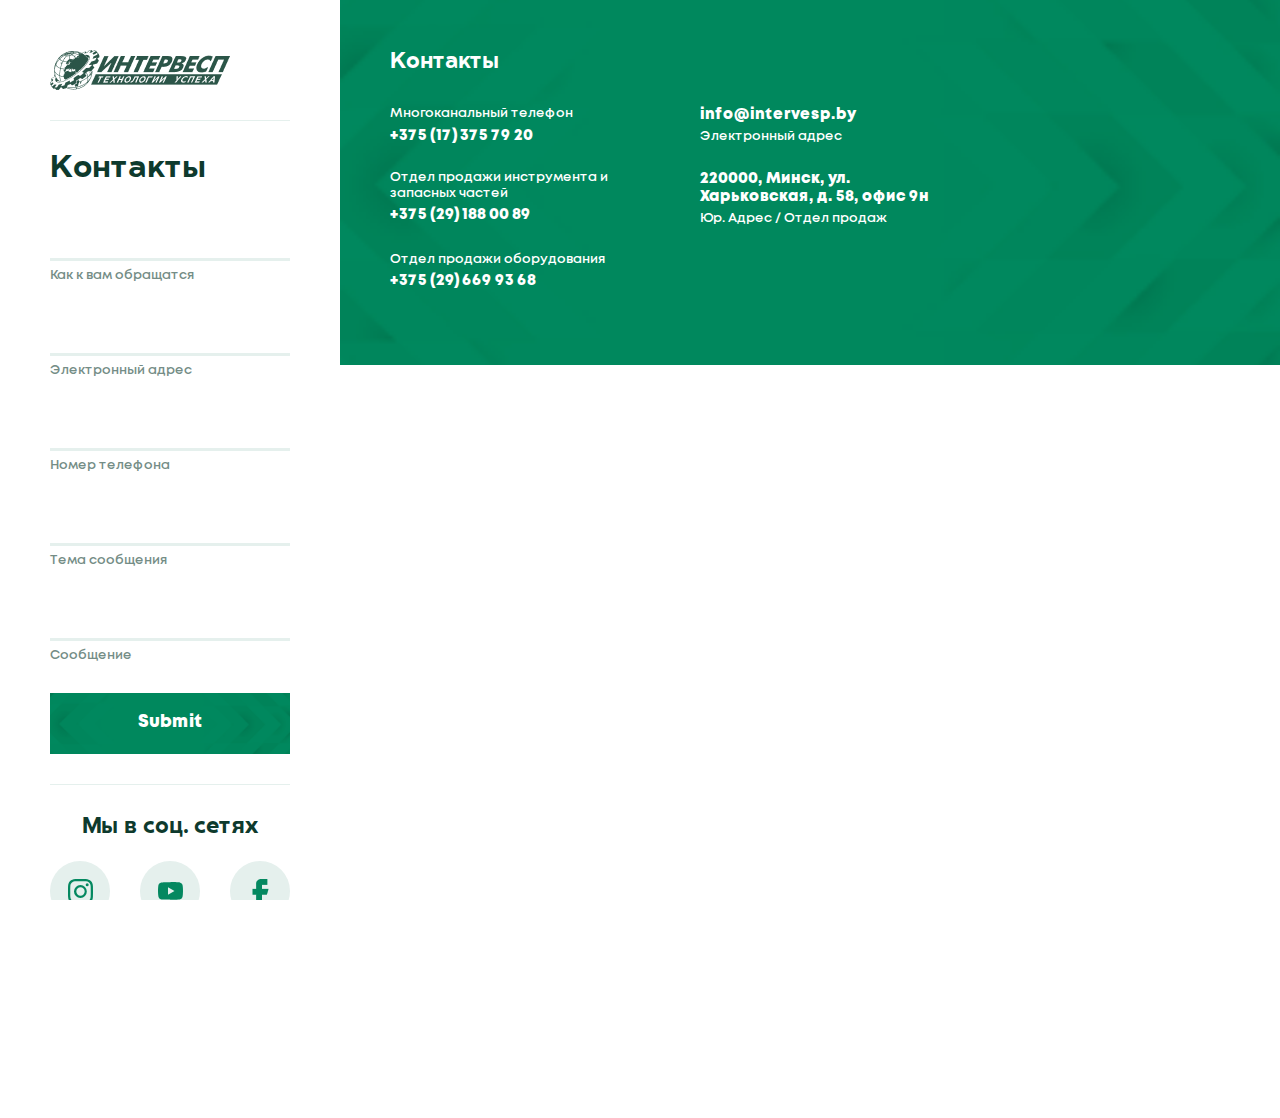
<file: contact.html>
<!DOCTYPE html>
<html lang="en">
  <head>
    <meta charset="UTF-8" />
    <meta http-equiv="X-UA-Compatible" content="IE=edge" />
    <meta name="viewport" content="width=device-width, initial-scale=1.0" />
    <title>Intervesp</title>
    <link rel="stylesheet" href="assets/css/swiper-bundle.min.css" />
    <link rel="stylesheet" href="assets/css/main.css" />
  </head>
  <main>
    <div class="contact">
      <div class="contact__wrapper">
        <div class="contact__left">
          <a href="index.html" class="contact__logo">
            <img src="assets/img/logo.png" alt="" />
          </a>
          <div class="contact__line"></div>
          <div class="title">Контакты</div>
          <form action="">
            <div class="contact__input">
              <input type="text" id="name" required />
              <label for="name">Как к вам обращатся</label>
            </div>
            <div class="contact__input">
              <input type="email" id="mail" required />
              <label for="mail">Электронный адрес</label>
            </div>
            <div class="contact__input">
              <input type="tel" id="phone" required />
              <label for="phone">Номер телефона</label>
            </div>
            <div class="contact__input">
              <input type="text" id="theme" required />
              <label for="theme">Тема сообщения</label>
            </div>
            <div class="contact__input">
              <input type="text" id="message" required />
              <label for="message">Сообщение</label>
            </div>
            <input type="submit" class="button" />
          </form>
          <div class="contact__line"></div>
          <h3>Мы в соц. сетях</h3>
          <div class="contact__socials">
            <a href="" class="contact__circle">
              <svg
                xmlns="http://www.w3.org/2000/svg"
                width="25"
                height="25"
                fill="#048860"
                class="bi bi-instagram"
                viewBox="0 0 16 16"
              >
                <path
                  d="M8 0C5.829 0 5.556.01 4.703.048 3.85.088 3.269.222 2.76.42a3.917 3.917 0 0 0-1.417.923A3.927 3.927 0 0 0 .42 2.76C.222 3.268.087 3.85.048 4.7.01 5.555 0 5.827 0 8.001c0 2.172.01 2.444.048 3.297.04.852.174 1.433.372 1.942.205.526.478.972.923 1.417.444.445.89.719 1.416.923.51.198 1.09.333 1.942.372C5.555 15.99 5.827 16 8 16s2.444-.01 3.298-.048c.851-.04 1.434-.174 1.943-.372a3.916 3.916 0 0 0 1.416-.923c.445-.445.718-.891.923-1.417.197-.509.332-1.09.372-1.942C15.99 10.445 16 10.173 16 8s-.01-2.445-.048-3.299c-.04-.851-.175-1.433-.372-1.941a3.926 3.926 0 0 0-.923-1.417A3.911 3.911 0 0 0 13.24.42c-.51-.198-1.092-.333-1.943-.372C10.443.01 10.172 0 7.998 0h.003zm-.717 1.442h.718c2.136 0 2.389.007 3.232.046.78.035 1.204.166 1.486.275.373.145.64.319.92.599.28.28.453.546.598.92.11.281.24.705.275 1.485.039.843.047 1.096.047 3.231s-.008 2.389-.047 3.232c-.035.78-.166 1.203-.275 1.485a2.47 2.47 0 0 1-.599.919c-.28.28-.546.453-.92.598-.28.11-.704.24-1.485.276-.843.038-1.096.047-3.232.047s-2.39-.009-3.233-.047c-.78-.036-1.203-.166-1.485-.276a2.478 2.478 0 0 1-.92-.598 2.48 2.48 0 0 1-.6-.92c-.109-.281-.24-.705-.275-1.485-.038-.843-.046-1.096-.046-3.233 0-2.136.008-2.388.046-3.231.036-.78.166-1.204.276-1.486.145-.373.319-.64.599-.92.28-.28.546-.453.92-.598.282-.11.705-.24 1.485-.276.738-.034 1.024-.044 2.515-.045v.002zm4.988 1.328a.96.96 0 1 0 0 1.92.96.96 0 0 0 0-1.92zm-4.27 1.122a4.109 4.109 0 1 0 0 8.217 4.109 4.109 0 0 0 0-8.217zm0 1.441a2.667 2.667 0 1 1 0 5.334 2.667 2.667 0 0 1 0-5.334z"
                />
              </svg>
            </a>
            <a href="" class="contact__circle">
              <svg
                xmlns="http://www.w3.org/2000/svg"
                width="31"
                height="25"
                fill="#048860"
                class="bi bi-youtube"
                viewBox="0 0 16 16"
              >
                <path
                  d="M8.051 1.999h.089c.822.003 4.987.033 6.11.335a2.01 2.01 0 0 1 1.415 1.42c.101.38.172.883.22 1.402l.01.104.022.26.008.104c.065.914.073 1.77.074 1.957v.075c-.001.194-.01 1.108-.082 2.06l-.008.105-.009.104c-.05.572-.124 1.14-.235 1.558a2.007 2.007 0 0 1-1.415 1.42c-1.16.312-5.569.334-6.18.335h-.142c-.309 0-1.587-.006-2.927-.052l-.17-.006-.087-.004-.171-.007-.171-.007c-1.11-.049-2.167-.128-2.654-.26a2.007 2.007 0 0 1-1.415-1.419c-.111-.417-.185-.986-.235-1.558L.09 9.82l-.008-.104A31.4 31.4 0 0 1 0 7.68v-.123c.002-.215.01-.958.064-1.778l.007-.103.003-.052.008-.104.022-.26.01-.104c.048-.519.119-1.023.22-1.402a2.007 2.007 0 0 1 1.415-1.42c.487-.13 1.544-.21 2.654-.26l.17-.007.172-.006.086-.003.171-.007A99.788 99.788 0 0 1 7.858 2h.193zM6.4 5.209v4.818l4.157-2.408L6.4 5.209z"
                />
              </svg>
            </a>
            <a href="" class="contact__circle">
              <img
                src="assets/img/contact__facebook.png"
                alt=""
                class="contact__facebook"
              />
            </a>
          </div>
          <div class="contact__text">
            <p class="text-small">© Copyright 2021. Все права защищены.</p>
            <a href="" class="text-small">Политика конфиденциальности</a>
          </div>
        </div>
        <div class="contact__right">
          <div class="contact__top">
            <h3>Контакты</h3>
            <div class="contact__info">
              <div class="contact__block">
                <p class="text-small">Многоканальный телефон</p>
                <p class="text-standart">+375 (17) 375 79 20</p>
              </div>
              <div class="contact__block reverse">
                <p class="text-standart">info@intervesp.by</p>
                <p class="text-small">Электронный адрес</p>
              </div>
              <div class="contact__block">
                <p class="text-small">
                  Отдел продажи инструмента и запасных частей
                </p>
                <p class="text-standart">+375 (29) 188 00 89</p>
              </div>
              <div class="contact__block reverse">
                <p class="text-standart">
                  220000, Минск, ул. Харьковская, д. 58, офис 9н
                </p>
                <p class="text-small">Юр. Адрес / Отдел продаж</p>
              </div>
              <div class="contact__block">
                <p class="text-small">Отдел продажи оборудования</p>
                <p class="text-standart">+375 (29) 669 93 68</p>
              </div>
            </div>
          </div>
          <iframe
            src="https://www.google.com/maps/embed?pb=!1m18!1m12!1m3!1d2350.7653304745404!2d27.511348015992365!3d53.900374840768116!2m3!1f0!2f0!3f0!3m2!1i1024!2i768!4f13.1!3m3!1m2!1s0x46dbc55610d3b521%3A0x3f94c29221ba4961!2zOdC9LCDRg9C7LiDQpdCw0YDRjNC60L7QstGB0LrQsNGPIDU4LCDQnNC40L3RgdC6LCDQkdC10LvQsNGA0YPRgdGM!5e0!3m2!1sru!2sua!4v1656265198194!5m2!1sru!2sua"
            width="940"
            height="370"
            style="border: 0"
            allowfullscreen=""
            loading="lazy"
            referrerpolicy="no-referrer-when-downgrade"
          ></iframe>
          <iframe
            src="https://www.google.com/maps/embed?pb=!1m18!1m12!1m3!1d2363.1079947509115!2d27.17215731598618!3d53.68070065731482!2m3!1f0!2f0!3f0!3m2!1i1024!2i768!4f13.1!3m3!1m2!1s0x46d96554734b155f%3A0xdf1db93766e93d53!2z0YPQuy4g0KTQvtC80LjQvdGL0YUgNTQsINCU0LfQtdGA0LbQuNC90YHQuiwg0JHQtdC70LDRgNGD0YHRjA!5e0!3m2!1sru!2sua!4v1656265246959!5m2!1sru!2sua"
            width="940"
            height="370"
            style="border: 0"
            allowfullscreen=""
            loading="lazy"
            referrerpolicy="no-referrer-when-downgrade"
          ></iframe>
        </div>
      </div>
    </div>
  </main>

<script src="assets/js/swiper-bundle.min.js"></script>
<script src="assets/js/popup-consultation.js"></script>
<script src="assets/js/popup-references.js"></script>
<script src="assets/js/script.js"></script>
</body>
</html>
</file>
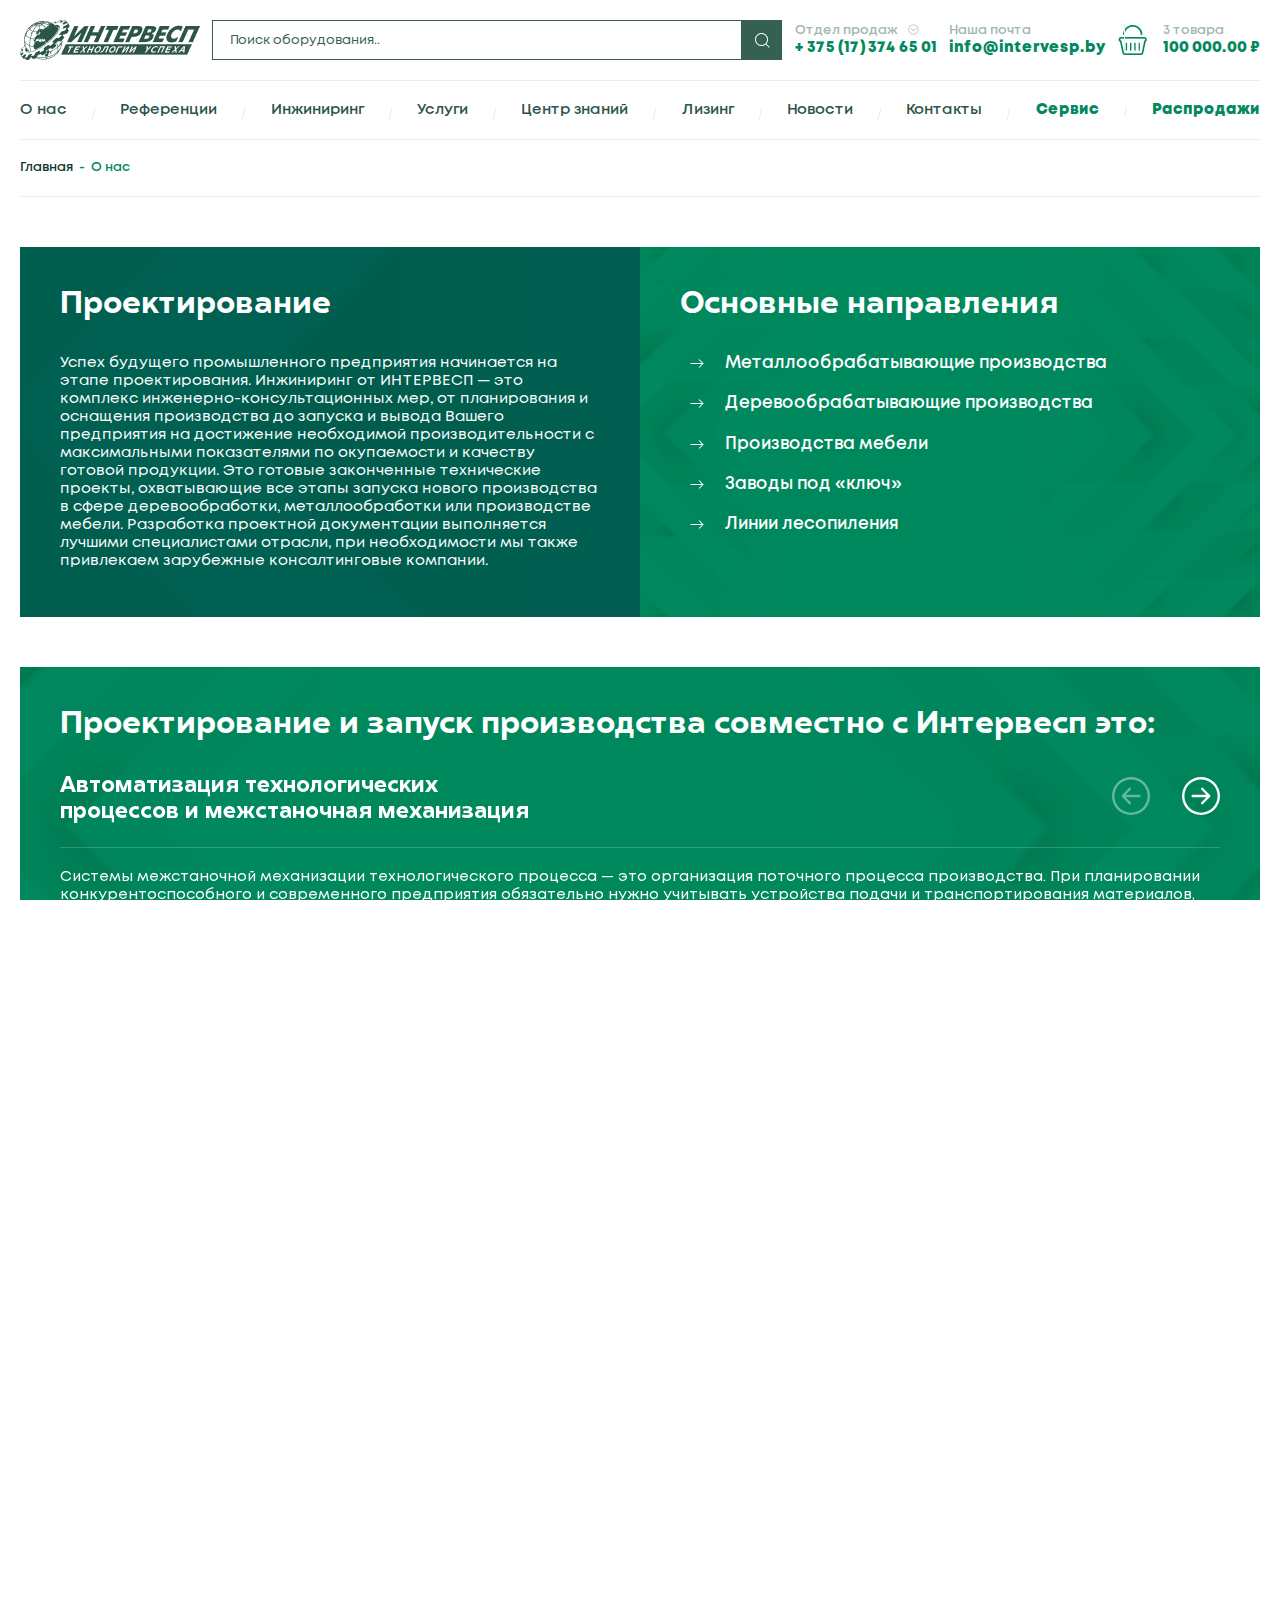
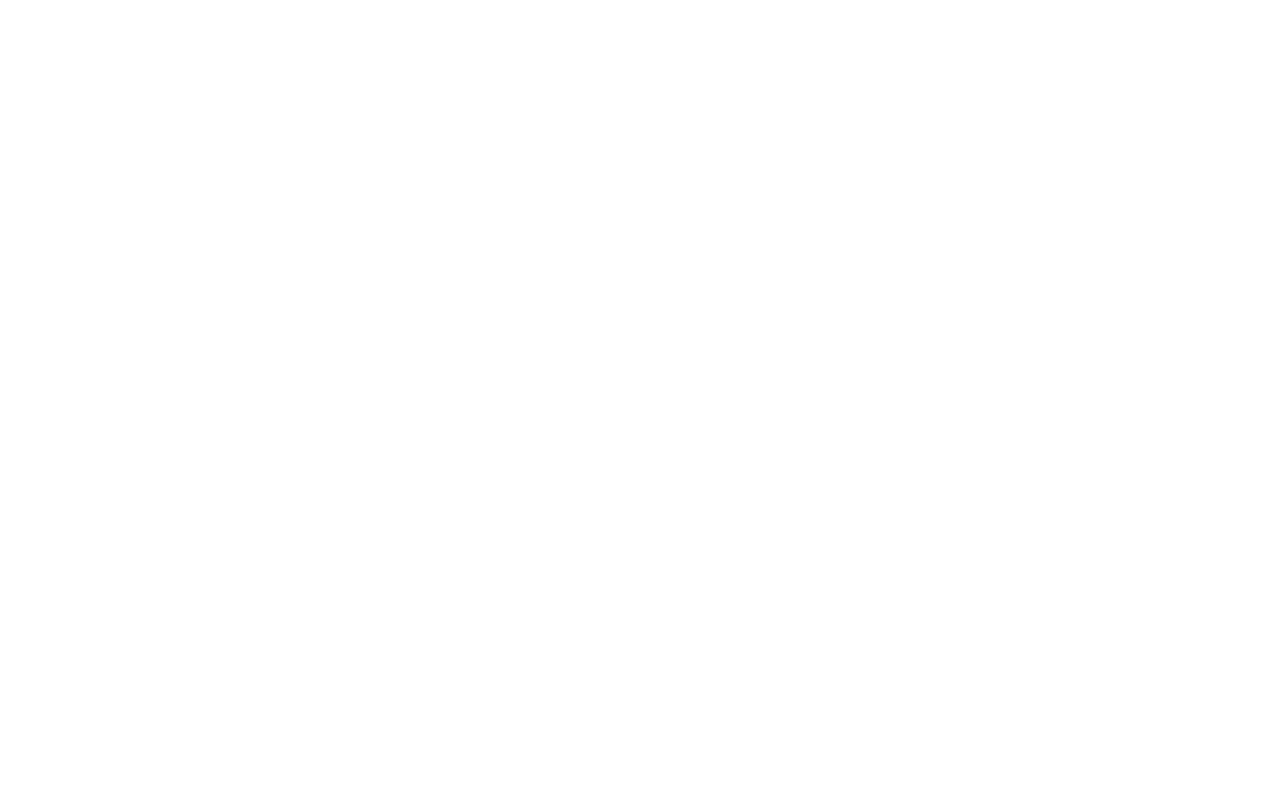
<file: designing.html>
<!DOCTYPE html>
<html lang="en">
  <head>
    <meta charset="UTF-8" />
    <meta http-equiv="X-UA-Compatible" content="IE=edge" />
    <meta name="viewport" content="width=device-width, initial-scale=1.0" />
    <title>Intervesp</title>
    <link rel="stylesheet" href="assets/css/swiper-bundle.min.css" />
    <link rel="stylesheet" href="assets/css/main.css" />
  </head>
  <body>
    <header class="header">
      <div class="container">
        <div class="header__top">
          <div class="header__logo">
            <img src="assets/img/logo.png" alt="logo" />
          </div>
          <form action="">
            <input
              type="search"
              class="header__search"
              placeholder="Поиск оборудования.."
            />
            <input type="submit" class="header__button" value="" />
          </form>
          <div class="header__phone">
            <p class="text-small" id="open">
              Отдел продаж <img src="assets/img/open.png" alt="" />
            </p>
            <p class="text-standart" id="open2">+ 375 (17) 374 65 01</p>
            <div class="header__more">
              <p class="text-small">Многоканальный телефон</p>
              <p class="text-standart">+375 (17) 375 79 20</p>
              <div class="header__line"></div>
              <p class="text-small">Отдел продажи оборудования</p>
              <p class="text-standart">+375 (29) 669 93 68</p>
              <div class="header__line"></div>
              <p class="text-small">
                Отдел продажи инструмента и запасных частей
              </p>
              <p class="text-standart">+375 (29) 188 00 89</p>
            </div>
          </div>
          <div class="header__mail">
            <p class="text-small">Наша почта</p>
            <p class="text-standart">info@intervesp.by</p>
          </div>
          <div class="header__basket">
            <img src="assets/img/basket.png" alt="" />
            <div class="header__block">
              <p class="text-small">3 товара</p>
              <p class="text-standart">100 000.00 ₽</p>
            </div>
          </div>
        </div>
        <div class="line"></div>
        <nav class="header__menu">
          <ul>
            <li><a href="about-us.html">О нас</a></li>
            <li><a href="references.html">Референции</a></li>
            <li><a href="designing.html">Инжиниринг</a></li>
            <li><a href="services.html">Услуги</a></li>
            <li><a href="knowledge.html">Центр знаний</a></li>
            <li><a href="leasing.html">Лизинг</a></li>
            <li><a href="news.html">Новости</a></li>
            <li><a href="contact.html">Контакты</a></li>
            <li><a href="serv.html">Сервис</a></li>
            <li><a href="">Распродажи</a></li>
          </ul>
        </nav>
      </div>
    </header>
    <div class="container">
      <div class="bread-crumb">
        <a href="index.html">Главная</a>
        &nbsp;-&nbsp; О нас
      </div>
    </div>

    <main>
      <div class="container">
        <div class="designing">
          <div class="designing__top">
            <div class="designing__left">
              <h2 class="title">Проектирование</h2>
              <p class="text-standart">
                Успех будущего промышленного предприятия начинается на этапе
                проектирования. Инжиниринг от ИНТЕРВЕСП — это комплекс
                инженерно-консультационных мер, от планирования и оснащения
                производства до запуска и вывода Вашего предприятия на
                достижение необходимой производительности с максимальными
                показателями по окупаемости и качеству готовой продукции. Это
                готовые законченные технические проекты, охватывающие все этапы
                запуска нового производства в сфере деревообработки,
                металлообработки или производстве мебели. Разработка проектной
                документации выполняется лучшими специалистами отрасли, при
                необходимости мы также привлекаем зарубежные консалтинговые
                компании.
              </p>
            </div>
            <div class="designing__right">
              <div class="title">Основные направления</div>
              <ul>
                <li>Металлообрабатывающие производства</li>
                <li>Деревообрабатывающие производства</li>
                <li>Производства мебели</li>
                <li>Заводы под «ключ»</li>
                <li>Линии лесопиления</li>
              </ul>
            </div>
          </div>
          <div class="designing__middle">
            <h2 class="title">
              Проектирование и запуск производства совместно с Интервесп это:
            </h2>
            <div class="designing-slider swiper-container">
              <div class="designing-slider__wrapper swiper-wrapper">
                <div class="designing-slider__slide swiper-slide">
                  <h3>
                    Автоматизация технологических процессов и межстаночная
                    механизация
                  </h3>
                  <div class="designing-slider__line"></div>
                  <p class="text-standart">
                    Системы межстаночной механизации технологического процесса —
                    это организация поточного процесса производства. При
                    планировании конкурентоспособного и современного предприятия
                    обязательно нужно учитывать устройства подачи и
                    транспортирования материалов, т.к. автоматизация рабочего
                    процесса открывает большие возможности для реализации
                    производственного потенциала оборудования, многократного
                    увеличения объема и качества выпускаемой продукции, а также
                    снижение себестоимости товара.
                  </p>
                </div>
                <div class="designing-slider__slide swiper-slide">
                  <h3>
                    Автоматизация технологических процессов и межстаночная
                    механизация
                  </h3>
                  <div class="designing-slider__line"></div>
                  <p class="text-standart">
                    Системы межстаночной механизации технологического процесса —
                    это организация поточного процесса производства. При
                    планировании конкурентоспособного и современного предприятия
                    обязательно нужно учитывать устройства подачи и
                    транспортирования материалов, т.к. автоматизация рабочего
                    процесса открывает большие возможности для реализации
                    производственного потенциала оборудования, многократного
                    увеличения объема и качества выпускаемой продукции, а также
                    снижение себестоимости товара.
                  </p>
                </div>
                <div class="designing-slider__slide swiper-slide">
                  <h3>
                    Автоматизация технологических процессов и межстаночная
                    механизация
                  </h3>
                  <div class="designing-slider__line"></div>
                  <p class="text-standart">
                    Системы межстаночной механизации технологического процесса —
                    это организация поточного процесса производства. При
                    планировании конкурентоспособного и современного предприятия
                    обязательно нужно учитывать устройства подачи и
                    транспортирования материалов, т.к. автоматизация рабочего
                    процесса открывает большие возможности для реализации
                    производственного потенциала оборудования, многократного
                    увеличения объема и качества выпускаемой продукции, а также
                    снижение себестоимости товара.
                  </p>
                </div>
              </div>
              <svg
                xmlns="http://www.w3.org/2000/svg"
                width="38"
                height="38"
                fill="#ffffff"
                class="bi bi-arrow-left-circle designing-slider__prev"
                viewBox="0 0 16 16"
              >
                <path
                  fill-rule="evenodd"
                  d="M1 8a7 7 0 1 0 14 0A7 7 0 0 0 1 8zm15 0A8 8 0 1 1 0 8a8 8 0 0 1 16 0zm-4.5-.5a.5.5 0 0 1 0 1H5.707l2.147 2.146a.5.5 0 0 1-.708.708l-3-3a.5.5 0 0 1 0-.708l3-3a.5.5 0 1 1 .708.708L5.707 7.5H11.5z"
                />
              </svg>
              <svg
                xmlns="http://www.w3.org/2000/svg"
                width="38"
                height="38"
                fill="#ffffff"
                class="bi bi-arrow-right-circle designing-slider__next"
                viewBox="0 0 16 16"
              >
                <path
                  fill-rule="evenodd"
                  d="M1 8a7 7 0 1 0 14 0A7 7 0 0 0 1 8zm15 0A8 8 0 1 1 0 8a8 8 0 0 1 16 0zM4.5 7.5a.5.5 0 0 0 0 1h5.793l-2.147 2.146a.5.5 0 0 0 .708.708l3-3a.5.5 0 0 0 0-.708l-3-3a.5.5 0 1 0-.708.708L10.293 7.5H4.5z"
                />
              </svg>
            </div>
          </div>
          <div class="line"></div>
          <div class="designing__bottom">
            <h2 class="title">Запущенные производства</h2>
            <div class="designing__content">
              <img
                src="assets/img/designing-rectangle.png"
                alt=""
                class="designing__rectangle"
              />
              <img
                src="assets/img/designing-map.png"
                alt=""
                class="designing__map"
              />
              <form action="">
                <div class="title">Заявка на проектирование</div>
                <div class="designing__input">
                  <input type="text" id="name" required />
                  <label for="name">Как к вам обращатся</label>
                </div>
                <div class="designing__input">
                  <input type="mail" id="email" required />
                  <label for="email">Электронный адрес</label>
                </div>
                <div class="designing__input">
                  <input type="tel" id="phone" required />
                  <label for="phone">Номер телефона</label>
                </div>
                <div class="text-small">
                  Интервесп - эксклюзивный поставщик и партнёр многих всемирно
                  известных производителей оборудования.
                </div>
                <div class="designing__input">
                  <input type="text" id="message" required />
                  <label for="message">Сообщение</label>
                </div>
                <input
                  type="submit"
                  class="button"
                  value="Отправить сообщение"
                />
              </form>
            </div>
          </div>
        </div>
      </div>
    </main>

    <footer class="footer">
      <div class="container">
        <div class="footer__top">
          <div class="footer__info">
            <div class="footer__logo">
              <img src="assets/img/logo_contrast.png" alt="" />
            </div>
            <div class="text-small">
              Наша компания является одним из самых крупных поставщиков станков
              не только в Минске, но и во всей Беларуси.
            </div>
            <div class="footer__socials">
              <div class="footer__circle">
                <svg
                  xmlns="http://www.w3.org/2000/svg"
                  width="20"
                  height="20"
                  fill="#2B5548"
                  class="bi bi-instagram"
                  viewBox="0 0 16 16"
                >
                  <path
                    d="M8 0C5.829 0 5.556.01 4.703.048 3.85.088 3.269.222 2.76.42a3.917 3.917 0 0 0-1.417.923A3.927 3.927 0 0 0 .42 2.76C.222 3.268.087 3.85.048 4.7.01 5.555 0 5.827 0 8.001c0 2.172.01 2.444.048 3.297.04.852.174 1.433.372 1.942.205.526.478.972.923 1.417.444.445.89.719 1.416.923.51.198 1.09.333 1.942.372C5.555 15.99 5.827 16 8 16s2.444-.01 3.298-.048c.851-.04 1.434-.174 1.943-.372a3.916 3.916 0 0 0 1.416-.923c.445-.445.718-.891.923-1.417.197-.509.332-1.09.372-1.942C15.99 10.445 16 10.173 16 8s-.01-2.445-.048-3.299c-.04-.851-.175-1.433-.372-1.941a3.926 3.926 0 0 0-.923-1.417A3.911 3.911 0 0 0 13.24.42c-.51-.198-1.092-.333-1.943-.372C10.443.01 10.172 0 7.998 0h.003zm-.717 1.442h.718c2.136 0 2.389.007 3.232.046.78.035 1.204.166 1.486.275.373.145.64.319.92.599.28.28.453.546.598.92.11.281.24.705.275 1.485.039.843.047 1.096.047 3.231s-.008 2.389-.047 3.232c-.035.78-.166 1.203-.275 1.485a2.47 2.47 0 0 1-.599.919c-.28.28-.546.453-.92.598-.28.11-.704.24-1.485.276-.843.038-1.096.047-3.232.047s-2.39-.009-3.233-.047c-.78-.036-1.203-.166-1.485-.276a2.478 2.478 0 0 1-.92-.598 2.48 2.48 0 0 1-.6-.92c-.109-.281-.24-.705-.275-1.485-.038-.843-.046-1.096-.046-3.233 0-2.136.008-2.388.046-3.231.036-.78.166-1.204.276-1.486.145-.373.319-.64.599-.92.28-.28.546-.453.92-.598.282-.11.705-.24 1.485-.276.738-.034 1.024-.044 2.515-.045v.002zm4.988 1.328a.96.96 0 1 0 0 1.92.96.96 0 0 0 0-1.92zm-4.27 1.122a4.109 4.109 0 1 0 0 8.217 4.109 4.109 0 0 0 0-8.217zm0 1.441a2.667 2.667 0 1 1 0 5.334 2.667 2.667 0 0 1 0-5.334z"
                  />
                </svg>
              </div>
              <div class="footer__circle">
                <svg
                  xmlns="http://www.w3.org/2000/svg"
                  width="21"
                  height="16"
                  fill="#2B5548"
                  class="bi bi-youtube"
                  viewBox="0 0 16 16"
                >
                  <path
                    d="M8.051 1.999h.089c.822.003 4.987.033 6.11.335a2.01 2.01 0 0 1 1.415 1.42c.101.38.172.883.22 1.402l.01.104.022.26.008.104c.065.914.073 1.77.074 1.957v.075c-.001.194-.01 1.108-.082 2.06l-.008.105-.009.104c-.05.572-.124 1.14-.235 1.558a2.007 2.007 0 0 1-1.415 1.42c-1.16.312-5.569.334-6.18.335h-.142c-.309 0-1.587-.006-2.927-.052l-.17-.006-.087-.004-.171-.007-.171-.007c-1.11-.049-2.167-.128-2.654-.26a2.007 2.007 0 0 1-1.415-1.419c-.111-.417-.185-.986-.235-1.558L.09 9.82l-.008-.104A31.4 31.4 0 0 1 0 7.68v-.123c.002-.215.01-.958.064-1.778l.007-.103.003-.052.008-.104.022-.26.01-.104c.048-.519.119-1.023.22-1.402a2.007 2.007 0 0 1 1.415-1.42c.487-.13 1.544-.21 2.654-.26l.17-.007.172-.006.086-.003.171-.007A99.788 99.788 0 0 1 7.858 2h.193zM6.4 5.209v4.818l4.157-2.408L6.4 5.209z"
                  />
                </svg>
              </div>
              <div class="footer__circle">
                <img
                  src="assets/img/facebook.svg"
                  alt=""
                  class="footer__facebook"
                />
              </div>
            </div>
          </div>
          <div class="footer__menu">
            <h3>Навигация</h3>
            <ul>
              <li>
                <a href=""
                  ><img src="assets/img/footer_arrow.png" alt="" /> О нас</a
                >
              </li>
              <li>
                <a href=""
                  ><img src="assets/img/footer_arrow.png" alt="" />
                  Референции</a
                >
              </li>
              <li>
                <a href=""
                  ><img src="assets/img/footer_arrow.png" alt="" />
                  Проектирование</a
                >
              </li>
              <li>
                <a href=""
                  ><img src="assets/img/footer_arrow.png" alt="" /> Услуги</a
                >
              </li>
              <li>
                <a href=""
                  ><img src="assets/img/footer_arrow.png" alt="" /> Центр
                  обучения</a
                >
              </li>
              <li>
                <a href=""
                  ><img src="assets/img/footer_arrow.png" alt="" />
                  Техподдержка</a
                >
              </li>
              <li>
                <a href=""
                  ><img src="assets/img/footer_arrow.png" alt="" /> Лизинг</a
                >
              </li>
              <li>
                <a href=""
                  ><img src="assets/img/footer_arrow.png" alt="" /> Новости</a
                >
              </li>
              <li>
                <a href=""
                  ><img src="assets/img/footer_arrow.png" alt="" /> Контакты</a
                >
              </li>
            </ul>
          </div>
          <div class="footer__contact">
            <h3>Контакты</h3>
            <div class="footer__block">
              <p class="text-small">Многоканальный телефон</p>
              <p class="text-standart">+375 (17) 375 79 20</p>
            </div>
            <div class="footer__block reverse">
              <p class="text-standart">
                220000, Минск, ул. Харьковская, д. 58, офис 9н
              </p>
              <p class="text-small">Юр. Адрес / Отдел продаж</p>
            </div>
            <div class="footer__block">
              <p class="text-small">
                Отдел продажи инструмента и запасных частей
              </p>
              <p class="text-standart">+375 (29) 188 00 89</p>
            </div>
            <div class="footer__block reverse">
              <p class="text-standart">info@intervesp.by</p>
              <p class="text-small">Электронный адрес</p>
            </div>
            <div class="footer__block">
              <p class="text-small">Отдел продажи оборудования</p>
              <p class="text-standart">+375 (29) 669 93 68</p>
            </div>
          </div>
        </div>
        <div class="line"></div>
        <div class="footer__bottom">
          <div class="footer__block">
            <p class="text-standart">© Copyright 2021. Все права защищены.</p>
            <p class="text-small">Политика конфиденциальности</p>
          </div>
          <div class="footer__links">
            <a href="">ДЕРЕВООБРАБАТЫВАЮЩЕЕ ОБОРУДОВАНИЕ</a>
            <a href="">МЕТАЛЛООБРАБАТЫВАЮЩЕЕ ОБОРУДОВАНИЕ</a>
            <a href="">ДЕРЕВОРЕЖУЩИЙ ИНСТРУМЕНТ</a>
          </div>
        </div>
      </div>
    </footer>
    <script src="assets/js/swiper-bundle.min.js"></script>
    <script src="assets/js/popup-consultation.js"></script>
    <script src="assets/js/popup-references.js"></script>
    <script src="assets/js/script.js"></script>
  </body>
</html>
</file>
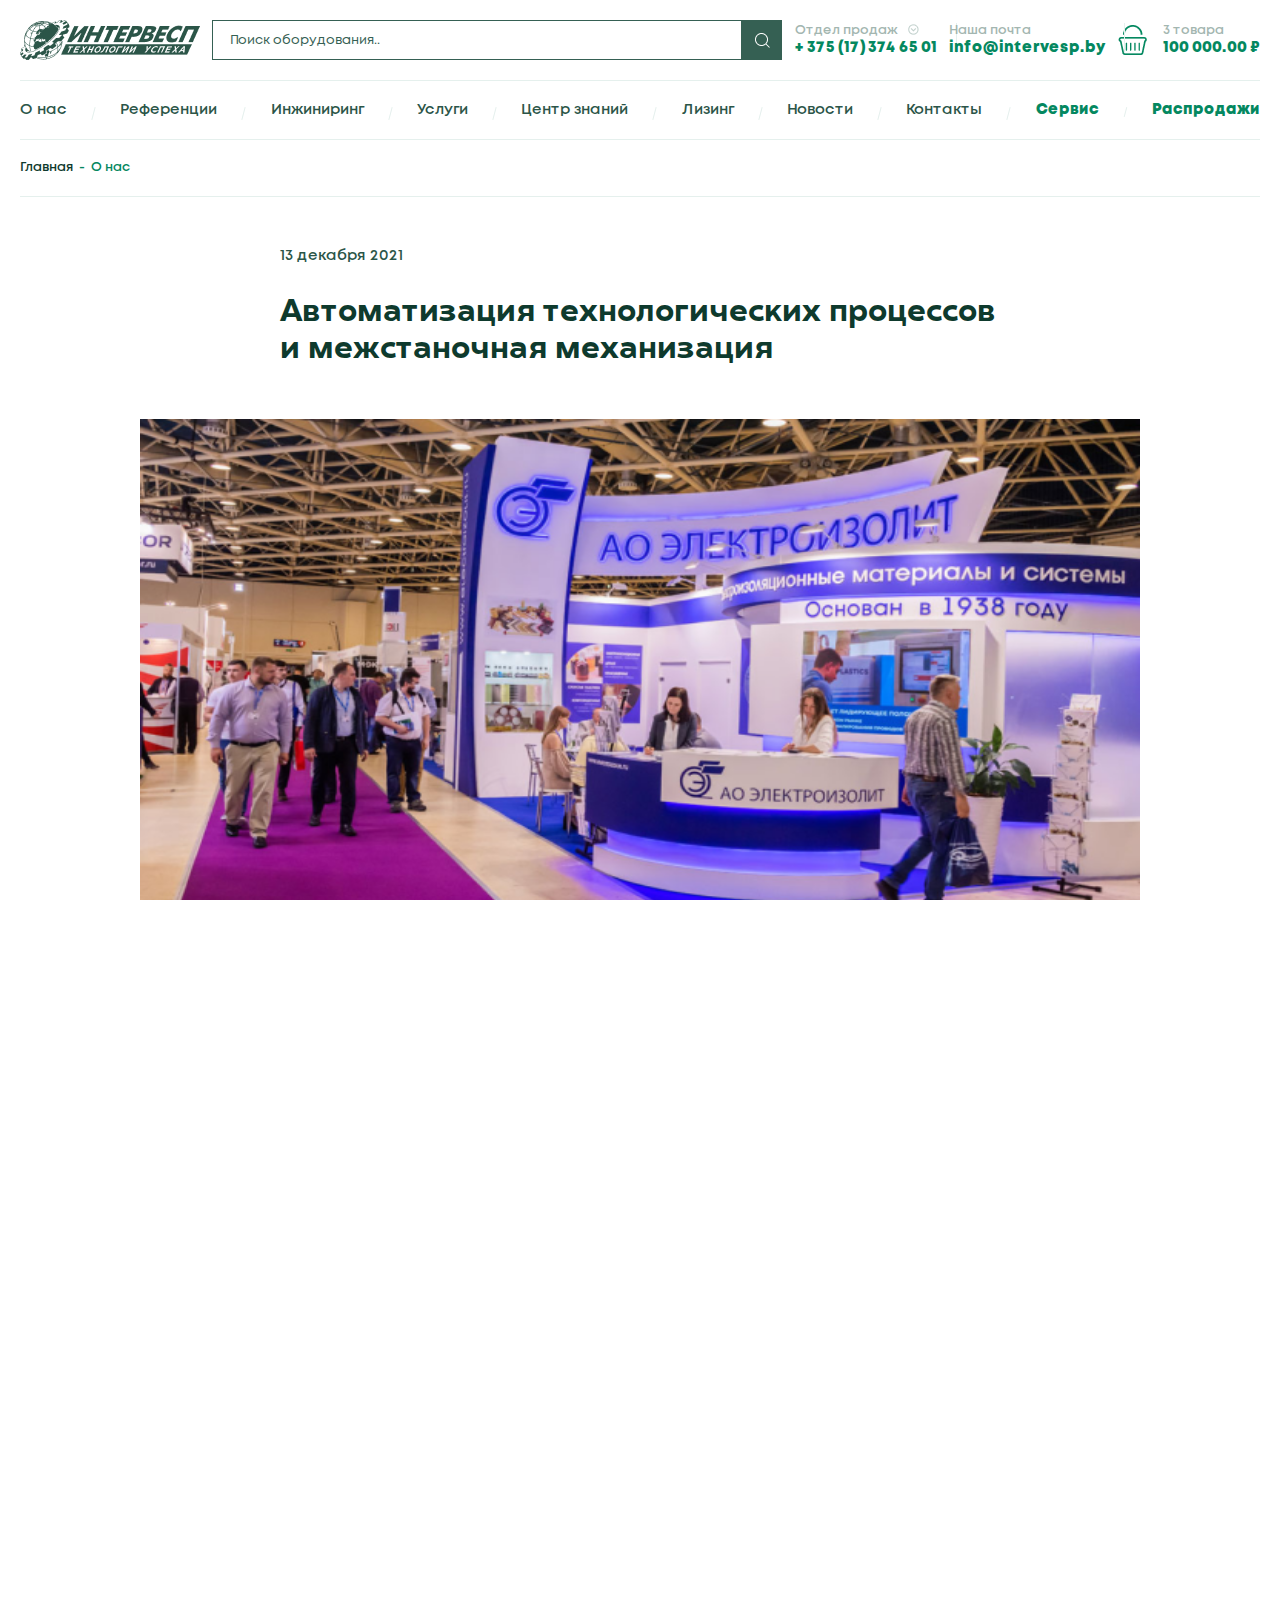
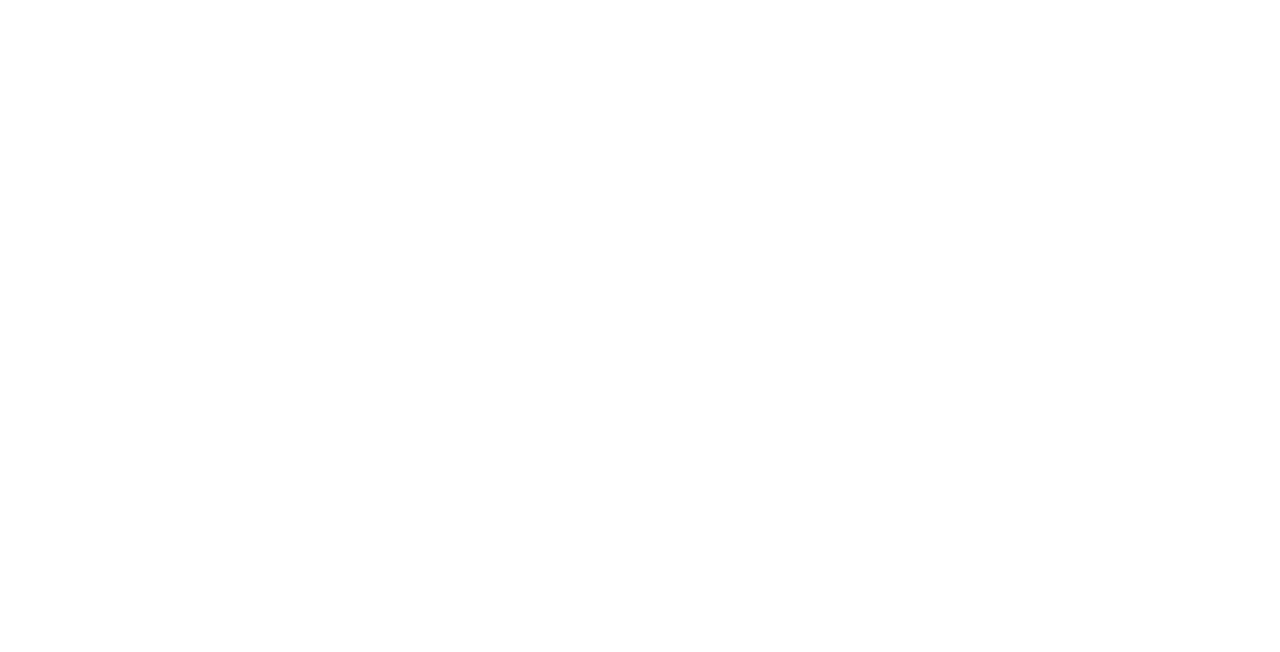
<file: knowledge-content.html>
<!DOCTYPE html>
<html lang="en">
  <head>
    <meta charset="UTF-8" />
    <meta http-equiv="X-UA-Compatible" content="IE=edge" />
    <meta name="viewport" content="width=device-width, initial-scale=1.0" />
    <title>Intervesp</title>
    <link rel="stylesheet" href="assets/css/swiper-bundle.min.css" />
    <link rel="stylesheet" href="assets/css/main.css" />
  </head>
  <body>
    <header class="header">
      <div class="container">
        <div class="header__top">
          <div class="header__logo">
            <img src="assets/img/logo.png" alt="logo" />
          </div>
          <form action="">
            <input
              type="search"
              class="header__search"
              placeholder="Поиск оборудования.."
            />
            <input type="submit" class="header__button" value="" />
          </form>
          <div class="header__phone">
            <p class="text-small" id="open">
              Отдел продаж <img src="assets/img/open.png" alt="" />
            </p>
            <p class="text-standart" id="open2">+ 375 (17) 374 65 01</p>
            <div class="header__more">
              <p class="text-small">Многоканальный телефон</p>
              <p class="text-standart">+375 (17) 375 79 20</p>
              <div class="header__line"></div>
              <p class="text-small">Отдел продажи оборудования</p>
              <p class="text-standart">+375 (29) 669 93 68</p>
              <div class="header__line"></div>
              <p class="text-small">
                Отдел продажи инструмента и запасных частей
              </p>
              <p class="text-standart">+375 (29) 188 00 89</p>
            </div>
          </div>
          <div class="header__mail">
            <p class="text-small">Наша почта</p>
            <p class="text-standart">info@intervesp.by</p>
          </div>
          <div class="header__basket">
            <img src="assets/img/basket.png" alt="" />
            <div class="header__block">
              <p class="text-small">3 товара</p>
              <p class="text-standart">100 000.00 ₽</p>
            </div>
          </div>
        </div>
        <div class="line"></div>
        <nav class="header__menu">
          <ul>
            <li><a href="about-us.html">О нас</a></li>
            <li><a href="references.html">Референции</a></li>
            <li><a href="designing.html">Инжиниринг</a></li>
            <li><a href="services.html">Услуги</a></li>
            <li><a href="knowledge.html">Центр знаний</a></li>
            <li><a href="leasing.html">Лизинг</a></li>
            <li><a href="news.html">Новости</a></li>
            <li><a href="contact.html">Контакты</a></li>
            <li><a href="serv.html">Сервис</a></li>
            <li><a href="">Распродажи</a></li>
          </ul>
        </nav>
      </div>
    </header>
    <div class="container">
      <div class="bread-crumb">
        <a href="index.html">Главная</a>
        &nbsp;-&nbsp; О нас
      </div>
    </div>

    <main>
      <div class="knowledge-content">
        <div class="knowledge-content__wrapper">
          <div class="title">
            <p class="text-standart">13 декабря 2021</p>
            <h2>
              Автоматизация технологических процессов и межстаночная механизация
            </h2>
          </div>
          <div class="knowledge-content__block">
            <img src="assets/img/news.png" alt="" />
            <p class="text-standart">
              29-я международная выставка «Электро-2021»
            </p>
          </div>
          <p>
            Наша компания является <b>одним из самых крупных поставщиков</b>
            деревообрабатывающих и металлообрабатывающих станков не только в
            Минске, но и во всей Беларуси. Мы занимаемся не только их продажей,
            но и полным спектром услуг, связанных с этой деятельностью:
            инжиниринг, автоматизация процессов, пуско-наладочные работы,
            обучение операторов, продажа запчастей.
          </p>
          <div class="knowledge-content__block block-second">
            <img src="assets/img/news.png" alt="" />
            <p class="text-standart">
              29-я международная выставка «Электро-2021»
            </p>
          </div>
          <h3>Компания «Интервесп»</h3>
          <p>
            Компания «Интервесп» может предложить оборудование практически всех
            видов и типов. Вся наша продукция отвечает существующим стандартам
            качества и нормам техники безопасности. Если Вам необходимо
            правильно подобрать станки для металло или деревообработки, наши
            специалисты найдут правильные технические решения и предложат
            необходимое вам оборудование с учетом технологий изготовления,
            рентабельности и производительности. Мы гарантируем надежность
            предлагаемой нами продукции.
          </p>
        </div>
      </div>
    </main>

    <footer class="footer">
      <div class="container">
        <div class="footer__top">
          <div class="footer__info">
            <div class="footer__logo">
              <img src="assets/img/logo_contrast.png" alt="" />
            </div>
            <div class="text-small">
              Наша компания является одним из самых крупных поставщиков станков
              не только в Минске, но и во всей Беларуси.
            </div>
            <div class="footer__socials">
              <div class="footer__circle">
                <svg
                  xmlns="http://www.w3.org/2000/svg"
                  width="20"
                  height="20"
                  fill="#2B5548"
                  class="bi bi-instagram"
                  viewBox="0 0 16 16"
                >
                  <path
                    d="M8 0C5.829 0 5.556.01 4.703.048 3.85.088 3.269.222 2.76.42a3.917 3.917 0 0 0-1.417.923A3.927 3.927 0 0 0 .42 2.76C.222 3.268.087 3.85.048 4.7.01 5.555 0 5.827 0 8.001c0 2.172.01 2.444.048 3.297.04.852.174 1.433.372 1.942.205.526.478.972.923 1.417.444.445.89.719 1.416.923.51.198 1.09.333 1.942.372C5.555 15.99 5.827 16 8 16s2.444-.01 3.298-.048c.851-.04 1.434-.174 1.943-.372a3.916 3.916 0 0 0 1.416-.923c.445-.445.718-.891.923-1.417.197-.509.332-1.09.372-1.942C15.99 10.445 16 10.173 16 8s-.01-2.445-.048-3.299c-.04-.851-.175-1.433-.372-1.941a3.926 3.926 0 0 0-.923-1.417A3.911 3.911 0 0 0 13.24.42c-.51-.198-1.092-.333-1.943-.372C10.443.01 10.172 0 7.998 0h.003zm-.717 1.442h.718c2.136 0 2.389.007 3.232.046.78.035 1.204.166 1.486.275.373.145.64.319.92.599.28.28.453.546.598.92.11.281.24.705.275 1.485.039.843.047 1.096.047 3.231s-.008 2.389-.047 3.232c-.035.78-.166 1.203-.275 1.485a2.47 2.47 0 0 1-.599.919c-.28.28-.546.453-.92.598-.28.11-.704.24-1.485.276-.843.038-1.096.047-3.232.047s-2.39-.009-3.233-.047c-.78-.036-1.203-.166-1.485-.276a2.478 2.478 0 0 1-.92-.598 2.48 2.48 0 0 1-.6-.92c-.109-.281-.24-.705-.275-1.485-.038-.843-.046-1.096-.046-3.233 0-2.136.008-2.388.046-3.231.036-.78.166-1.204.276-1.486.145-.373.319-.64.599-.92.28-.28.546-.453.92-.598.282-.11.705-.24 1.485-.276.738-.034 1.024-.044 2.515-.045v.002zm4.988 1.328a.96.96 0 1 0 0 1.92.96.96 0 0 0 0-1.92zm-4.27 1.122a4.109 4.109 0 1 0 0 8.217 4.109 4.109 0 0 0 0-8.217zm0 1.441a2.667 2.667 0 1 1 0 5.334 2.667 2.667 0 0 1 0-5.334z"
                  />
                </svg>
              </div>
              <div class="footer__circle">
                <svg
                  xmlns="http://www.w3.org/2000/svg"
                  width="21"
                  height="16"
                  fill="#2B5548"
                  class="bi bi-youtube"
                  viewBox="0 0 16 16"
                >
                  <path
                    d="M8.051 1.999h.089c.822.003 4.987.033 6.11.335a2.01 2.01 0 0 1 1.415 1.42c.101.38.172.883.22 1.402l.01.104.022.26.008.104c.065.914.073 1.77.074 1.957v.075c-.001.194-.01 1.108-.082 2.06l-.008.105-.009.104c-.05.572-.124 1.14-.235 1.558a2.007 2.007 0 0 1-1.415 1.42c-1.16.312-5.569.334-6.18.335h-.142c-.309 0-1.587-.006-2.927-.052l-.17-.006-.087-.004-.171-.007-.171-.007c-1.11-.049-2.167-.128-2.654-.26a2.007 2.007 0 0 1-1.415-1.419c-.111-.417-.185-.986-.235-1.558L.09 9.82l-.008-.104A31.4 31.4 0 0 1 0 7.68v-.123c.002-.215.01-.958.064-1.778l.007-.103.003-.052.008-.104.022-.26.01-.104c.048-.519.119-1.023.22-1.402a2.007 2.007 0 0 1 1.415-1.42c.487-.13 1.544-.21 2.654-.26l.17-.007.172-.006.086-.003.171-.007A99.788 99.788 0 0 1 7.858 2h.193zM6.4 5.209v4.818l4.157-2.408L6.4 5.209z"
                  />
                </svg>
              </div>
              <div class="footer__circle">
                <img
                  src="assets/img/facebook.svg"
                  alt=""
                  class="footer__facebook"
                />
              </div>
            </div>
          </div>
          <div class="footer__menu">
            <h3>Навигация</h3>
            <ul>
              <li>
                <a href=""
                  ><img src="assets/img/footer_arrow.png" alt="" /> О нас</a
                >
              </li>
              <li>
                <a href=""
                  ><img src="assets/img/footer_arrow.png" alt="" />
                  Референции</a
                >
              </li>
              <li>
                <a href=""
                  ><img src="assets/img/footer_arrow.png" alt="" />
                  Проектирование</a
                >
              </li>
              <li>
                <a href=""
                  ><img src="assets/img/footer_arrow.png" alt="" /> Услуги</a
                >
              </li>
              <li>
                <a href=""
                  ><img src="assets/img/footer_arrow.png" alt="" /> Центр
                  обучения</a
                >
              </li>
              <li>
                <a href=""
                  ><img src="assets/img/footer_arrow.png" alt="" />
                  Техподдержка</a
                >
              </li>
              <li>
                <a href=""
                  ><img src="assets/img/footer_arrow.png" alt="" /> Лизинг</a
                >
              </li>
              <li>
                <a href=""
                  ><img src="assets/img/footer_arrow.png" alt="" /> Новости</a
                >
              </li>
              <li>
                <a href=""
                  ><img src="assets/img/footer_arrow.png" alt="" /> Контакты</a
                >
              </li>
            </ul>
          </div>
          <div class="footer__contact">
            <h3>Контакты</h3>
            <div class="footer__block">
              <p class="text-small">Многоканальный телефон</p>
              <p class="text-standart">+375 (17) 375 79 20</p>
            </div>
            <div class="footer__block reverse">
              <p class="text-standart">
                220000, Минск, ул. Харьковская, д. 58, офис 9н
              </p>
              <p class="text-small">Юр. Адрес / Отдел продаж</p>
            </div>
            <div class="footer__block">
              <p class="text-small">
                Отдел продажи инструмента и запасных частей
              </p>
              <p class="text-standart">+375 (29) 188 00 89</p>
            </div>
            <div class="footer__block reverse">
              <p class="text-standart">info@intervesp.by</p>
              <p class="text-small">Электронный адрес</p>
            </div>
            <div class="footer__block">
              <p class="text-small">Отдел продажи оборудования</p>
              <p class="text-standart">+375 (29) 669 93 68</p>
            </div>
          </div>
        </div>
        <div class="line"></div>
        <div class="footer__bottom">
          <div class="footer__block">
            <p class="text-standart">© Copyright 2021. Все права защищены.</p>
            <p class="text-small">Политика конфиденциальности</p>
          </div>
          <div class="footer__links">
            <a href="">ДЕРЕВООБРАБАТЫВАЮЩЕЕ ОБОРУДОВАНИЕ</a>
            <a href="">МЕТАЛЛООБРАБАТЫВАЮЩЕЕ ОБОРУДОВАНИЕ</a>
            <a href="">ДЕРЕВОРЕЖУЩИЙ ИНСТРУМЕНТ</a>
          </div>
        </div>
      </div>
    </footer>
    <script src="assets/js/swiper-bundle.min.js"></script>
    <script src="assets/js/popup-consultation.js"></script>
    <script src="assets/js/popup-references.js"></script>
    <script src="assets/js/script.js"></script>
  </body>
</html>
</file>
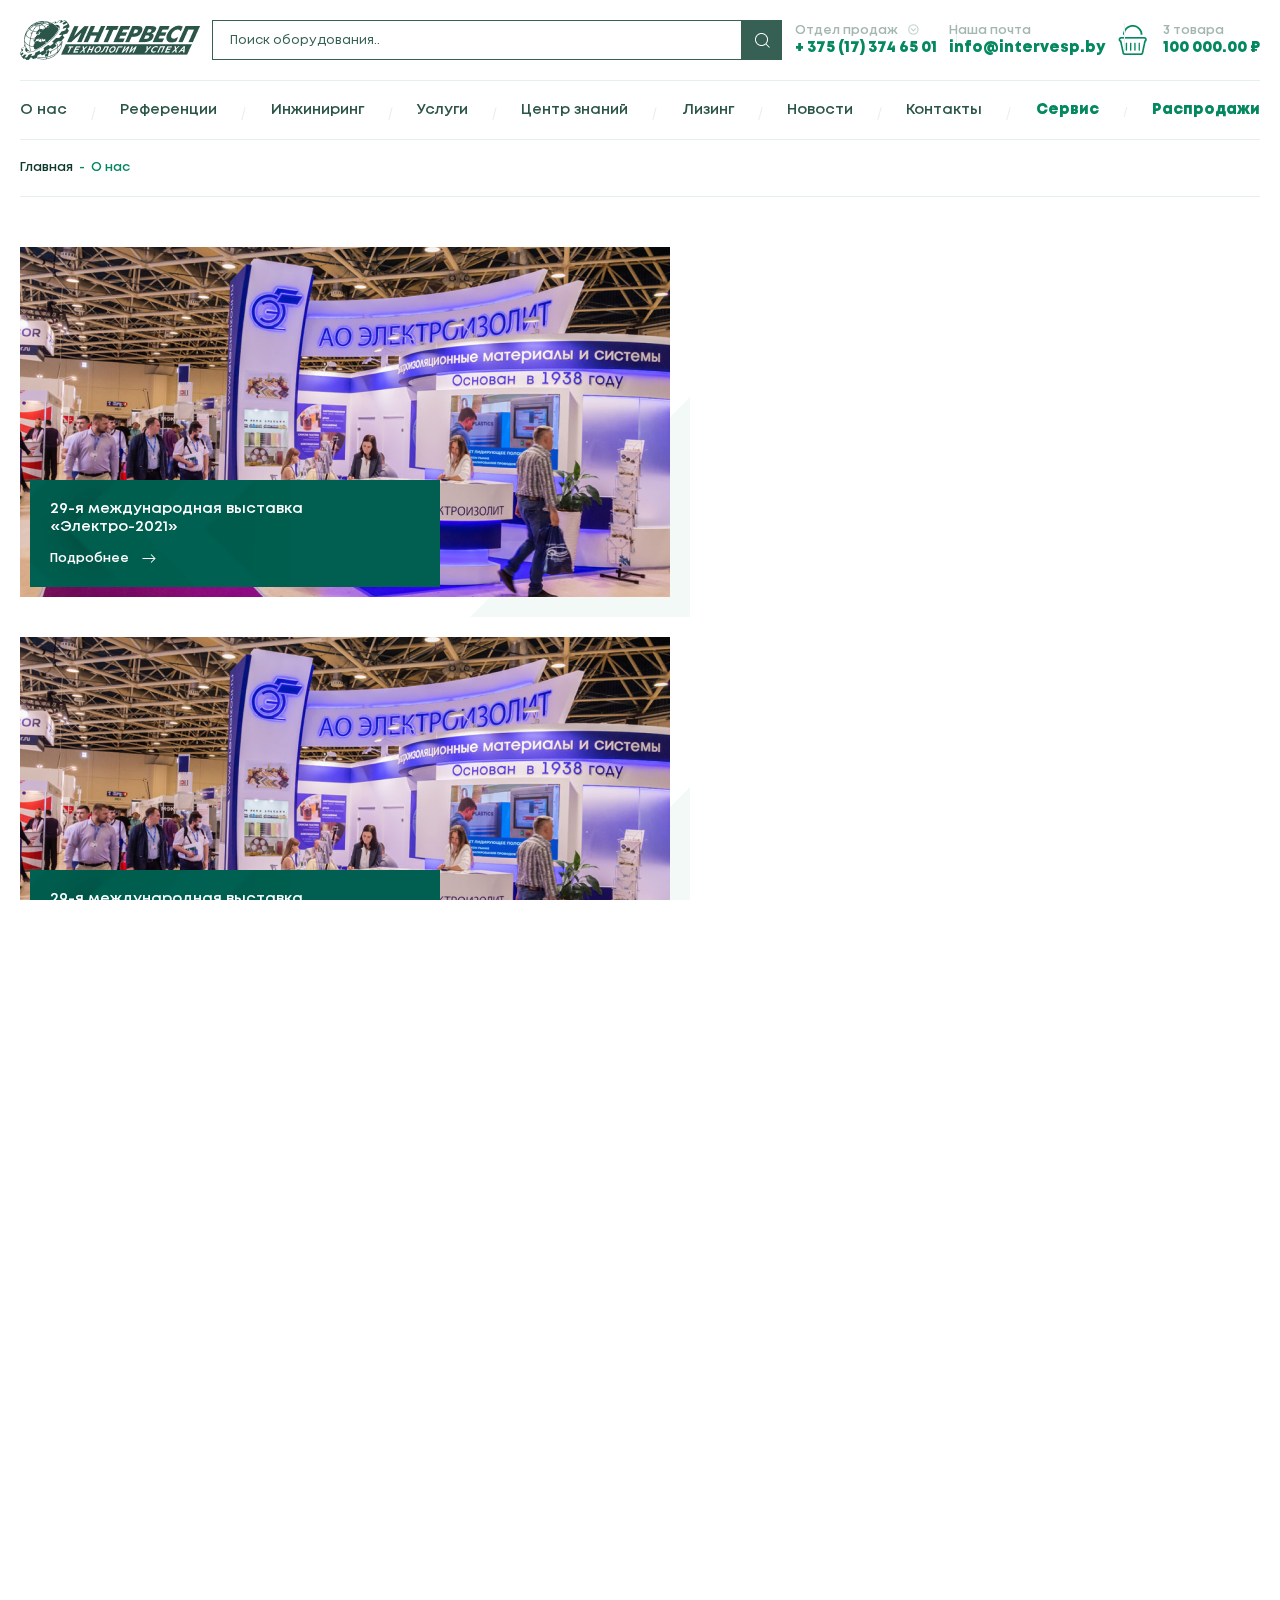
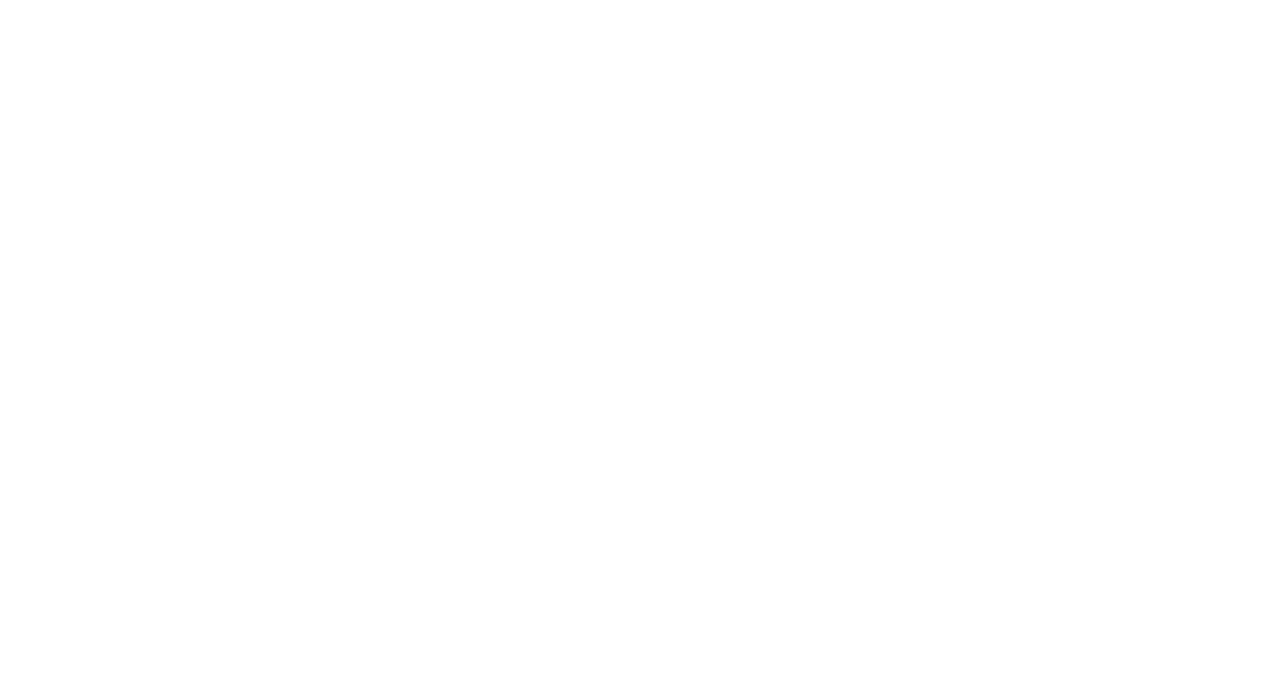
<file: knowledge.html>
<!DOCTYPE html>
<html lang="en">
  <head>
    <meta charset="UTF-8" />
    <meta http-equiv="X-UA-Compatible" content="IE=edge" />
    <meta name="viewport" content="width=device-width, initial-scale=1.0" />
    <title>Intervesp</title>
    <link rel="stylesheet" href="assets/css/swiper-bundle.min.css" />
    <link rel="stylesheet" href="assets/css/main.css" />
  </head>
  <body>
    <header class="header">
      <div class="container">
        <div class="header__top">
          <div class="header__logo">
            <img src="assets/img/logo.png" alt="logo" />
          </div>
          <form action="">
            <input
              type="search"
              class="header__search"
              placeholder="Поиск оборудования.."
            />
            <input type="submit" class="header__button" value="" />
          </form>
          <div class="header__phone">
            <p class="text-small" id="open">
              Отдел продаж <img src="assets/img/open.png" alt="" />
            </p>
            <p class="text-standart" id="open2">+ 375 (17) 374 65 01</p>
            <div class="header__more">
              <p class="text-small">Многоканальный телефон</p>
              <p class="text-standart">+375 (17) 375 79 20</p>
              <div class="header__line"></div>
              <p class="text-small">Отдел продажи оборудования</p>
              <p class="text-standart">+375 (29) 669 93 68</p>
              <div class="header__line"></div>
              <p class="text-small">
                Отдел продажи инструмента и запасных частей
              </p>
              <p class="text-standart">+375 (29) 188 00 89</p>
            </div>
          </div>
          <div class="header__mail">
            <p class="text-small">Наша почта</p>
            <p class="text-standart">info@intervesp.by</p>
          </div>
          <div class="header__basket">
            <img src="assets/img/basket.png" alt="" />
            <div class="header__block">
              <p class="text-small">3 товара</p>
              <p class="text-standart">100 000.00 ₽</p>
            </div>
          </div>
        </div>
        <div class="line"></div>
        <nav class="header__menu">
          <ul>
            <li><a href="about-us.html">О нас</a></li>
            <li><a href="references.html">Референции</a></li>
            <li><a href="designing.html">Инжиниринг</a></li>
            <li><a href="services.html">Услуги</a></li>
            <li><a href="knowledge.html">Центр знаний</a></li>
            <li><a href="leasing.html">Лизинг</a></li>
            <li><a href="news.html">Новости</a></li>
            <li><a href="contact.html">Контакты</a></li>
            <li><a href="serv.html">Сервис</a></li>
            <li><a href="">Распродажи</a></li>
          </ul>
        </nav>
      </div>
    </header>
    <div class="container">
      <div class="bread-crumb">
        <a href="index.html">Главная</a>
        &nbsp;-&nbsp; О нас
      </div>
    </div>

    <main>
      <div class="container">
        <div class="knowledge">
          <div class="title"></div>
          <div class="knowledge__wrapper">
            <div class="knowledge__item">
              <img src="assets/img/news.png" alt="" />
              <a href="knowledge-content.html" class="knowledge__block">
                <div class="text-standart">
                  29-я международная выставка «Электро-2021»
                </div>
                <div class="text-small">
                  Подробнее <img src="assets/img/footer_arrow.png" alt="" />
                </div>
              </a>
              <div class="knowledge__rectangle"></div>
            </div>
            <div class="knowledge__item">
              <img src="assets/img/news.png" alt="" />
              <a href="knowledge-content.html" class="knowledge__block">
                <div class="text-standart">
                  29-я международная выставка «Электро-2021»
                </div>
                <div class="text-small">
                  Подробнее <img src="assets/img/footer_arrow.png" alt="" />
                </div>
              </a>
              <div class="knowledge__rectangle"></div>
            </div>
            <div class="knowledge__item">
              <img src="assets/img/news.png" alt="" />
              <a href="knowledge-content.html" class="knowledge__block">
                <div class="text-standart">
                  29-я международная выставка «Электро-2021»
                </div>
                <div class="text-small">
                  Подробнее <img src="assets/img/footer_arrow.png" alt="" />
                </div>
              </a>
              <div class="knowledge__rectangle"></div>
            </div>
            <div class="knowledge__item">
              <img src="assets/img/news.png" alt="" />
              <a href="knowledge-content.html" class="knowledge__block">
                <div class="text-standart">
                  29-я международная выставка «Электро-2021»
                </div>
                <div class="text-small">
                  Подробнее <img src="assets/img/footer_arrow.png" alt="" />
                </div>
              </a>
              <div class="knowledge__rectangle"></div>
            </div>
          </div>
        </div>
      </div>
    </main>

    <footer class="footer">
      <div class="container">
        <div class="footer__top">
          <div class="footer__info">
            <div class="footer__logo">
              <img src="assets/img/logo_contrast.png" alt="" />
            </div>
            <div class="text-small">
              Наша компания является одним из самых крупных поставщиков станков
              не только в Минске, но и во всей Беларуси.
            </div>
            <div class="footer__socials">
              <div class="footer__circle">
                <svg
                  xmlns="http://www.w3.org/2000/svg"
                  width="20"
                  height="20"
                  fill="#2B5548"
                  class="bi bi-instagram"
                  viewBox="0 0 16 16"
                >
                  <path
                    d="M8 0C5.829 0 5.556.01 4.703.048 3.85.088 3.269.222 2.76.42a3.917 3.917 0 0 0-1.417.923A3.927 3.927 0 0 0 .42 2.76C.222 3.268.087 3.85.048 4.7.01 5.555 0 5.827 0 8.001c0 2.172.01 2.444.048 3.297.04.852.174 1.433.372 1.942.205.526.478.972.923 1.417.444.445.89.719 1.416.923.51.198 1.09.333 1.942.372C5.555 15.99 5.827 16 8 16s2.444-.01 3.298-.048c.851-.04 1.434-.174 1.943-.372a3.916 3.916 0 0 0 1.416-.923c.445-.445.718-.891.923-1.417.197-.509.332-1.09.372-1.942C15.99 10.445 16 10.173 16 8s-.01-2.445-.048-3.299c-.04-.851-.175-1.433-.372-1.941a3.926 3.926 0 0 0-.923-1.417A3.911 3.911 0 0 0 13.24.42c-.51-.198-1.092-.333-1.943-.372C10.443.01 10.172 0 7.998 0h.003zm-.717 1.442h.718c2.136 0 2.389.007 3.232.046.78.035 1.204.166 1.486.275.373.145.64.319.92.599.28.28.453.546.598.92.11.281.24.705.275 1.485.039.843.047 1.096.047 3.231s-.008 2.389-.047 3.232c-.035.78-.166 1.203-.275 1.485a2.47 2.47 0 0 1-.599.919c-.28.28-.546.453-.92.598-.28.11-.704.24-1.485.276-.843.038-1.096.047-3.232.047s-2.39-.009-3.233-.047c-.78-.036-1.203-.166-1.485-.276a2.478 2.478 0 0 1-.92-.598 2.48 2.48 0 0 1-.6-.92c-.109-.281-.24-.705-.275-1.485-.038-.843-.046-1.096-.046-3.233 0-2.136.008-2.388.046-3.231.036-.78.166-1.204.276-1.486.145-.373.319-.64.599-.92.28-.28.546-.453.92-.598.282-.11.705-.24 1.485-.276.738-.034 1.024-.044 2.515-.045v.002zm4.988 1.328a.96.96 0 1 0 0 1.92.96.96 0 0 0 0-1.92zm-4.27 1.122a4.109 4.109 0 1 0 0 8.217 4.109 4.109 0 0 0 0-8.217zm0 1.441a2.667 2.667 0 1 1 0 5.334 2.667 2.667 0 0 1 0-5.334z"
                  />
                </svg>
              </div>
              <div class="footer__circle">
                <svg
                  xmlns="http://www.w3.org/2000/svg"
                  width="21"
                  height="16"
                  fill="#2B5548"
                  class="bi bi-youtube"
                  viewBox="0 0 16 16"
                >
                  <path
                    d="M8.051 1.999h.089c.822.003 4.987.033 6.11.335a2.01 2.01 0 0 1 1.415 1.42c.101.38.172.883.22 1.402l.01.104.022.26.008.104c.065.914.073 1.77.074 1.957v.075c-.001.194-.01 1.108-.082 2.06l-.008.105-.009.104c-.05.572-.124 1.14-.235 1.558a2.007 2.007 0 0 1-1.415 1.42c-1.16.312-5.569.334-6.18.335h-.142c-.309 0-1.587-.006-2.927-.052l-.17-.006-.087-.004-.171-.007-.171-.007c-1.11-.049-2.167-.128-2.654-.26a2.007 2.007 0 0 1-1.415-1.419c-.111-.417-.185-.986-.235-1.558L.09 9.82l-.008-.104A31.4 31.4 0 0 1 0 7.68v-.123c.002-.215.01-.958.064-1.778l.007-.103.003-.052.008-.104.022-.26.01-.104c.048-.519.119-1.023.22-1.402a2.007 2.007 0 0 1 1.415-1.42c.487-.13 1.544-.21 2.654-.26l.17-.007.172-.006.086-.003.171-.007A99.788 99.788 0 0 1 7.858 2h.193zM6.4 5.209v4.818l4.157-2.408L6.4 5.209z"
                  />
                </svg>
              </div>
              <div class="footer__circle">
                <img
                  src="assets/img/facebook.svg"
                  alt=""
                  class="footer__facebook"
                />
              </div>
            </div>
          </div>
          <div class="footer__menu">
            <h3>Навигация</h3>
            <ul>
              <li>
                <a href=""
                  ><img src="assets/img/footer_arrow.png" alt="" /> О нас</a
                >
              </li>
              <li>
                <a href=""
                  ><img src="assets/img/footer_arrow.png" alt="" />
                  Референции</a
                >
              </li>
              <li>
                <a href=""
                  ><img src="assets/img/footer_arrow.png" alt="" />
                  Проектирование</a
                >
              </li>
              <li>
                <a href=""
                  ><img src="assets/img/footer_arrow.png" alt="" /> Услуги</a
                >
              </li>
              <li>
                <a href=""
                  ><img src="assets/img/footer_arrow.png" alt="" /> Центр
                  обучения</a
                >
              </li>
              <li>
                <a href=""
                  ><img src="assets/img/footer_arrow.png" alt="" />
                  Техподдержка</a
                >
              </li>
              <li>
                <a href=""
                  ><img src="assets/img/footer_arrow.png" alt="" /> Лизинг</a
                >
              </li>
              <li>
                <a href=""
                  ><img src="assets/img/footer_arrow.png" alt="" /> Новости</a
                >
              </li>
              <li>
                <a href=""
                  ><img src="assets/img/footer_arrow.png" alt="" /> Контакты</a
                >
              </li>
            </ul>
          </div>
          <div class="footer__contact">
            <h3>Контакты</h3>
            <div class="footer__block">
              <p class="text-small">Многоканальный телефон</p>
              <p class="text-standart">+375 (17) 375 79 20</p>
            </div>
            <div class="footer__block reverse">
              <p class="text-standart">
                220000, Минск, ул. Харьковская, д. 58, офис 9н
              </p>
              <p class="text-small">Юр. Адрес / Отдел продаж</p>
            </div>
            <div class="footer__block">
              <p class="text-small">
                Отдел продажи инструмента и запасных частей
              </p>
              <p class="text-standart">+375 (29) 188 00 89</p>
            </div>
            <div class="footer__block reverse">
              <p class="text-standart">info@intervesp.by</p>
              <p class="text-small">Электронный адрес</p>
            </div>
            <div class="footer__block">
              <p class="text-small">Отдел продажи оборудования</p>
              <p class="text-standart">+375 (29) 669 93 68</p>
            </div>
          </div>
        </div>
        <div class="line"></div>
        <div class="footer__bottom">
          <div class="footer__block">
            <p class="text-standart">© Copyright 2021. Все права защищены.</p>
            <p class="text-small">Политика конфиденциальности</p>
          </div>
          <div class="footer__links">
            <a href="">ДЕРЕВООБРАБАТЫВАЮЩЕЕ ОБОРУДОВАНИЕ</a>
            <a href="">МЕТАЛЛООБРАБАТЫВАЮЩЕЕ ОБОРУДОВАНИЕ</a>
            <a href="">ДЕРЕВОРЕЖУЩИЙ ИНСТРУМЕНТ</a>
          </div>
        </div>
      </div>
    </footer>
    <script src="assets/js/swiper-bundle.min.js"></script>
    <script src="assets/js/popup-consultation.js"></script>
    <script src="assets/js/popup-references.js"></script>
    <script src="assets/js/script.js"></script>
  </body>
</html>
</file>
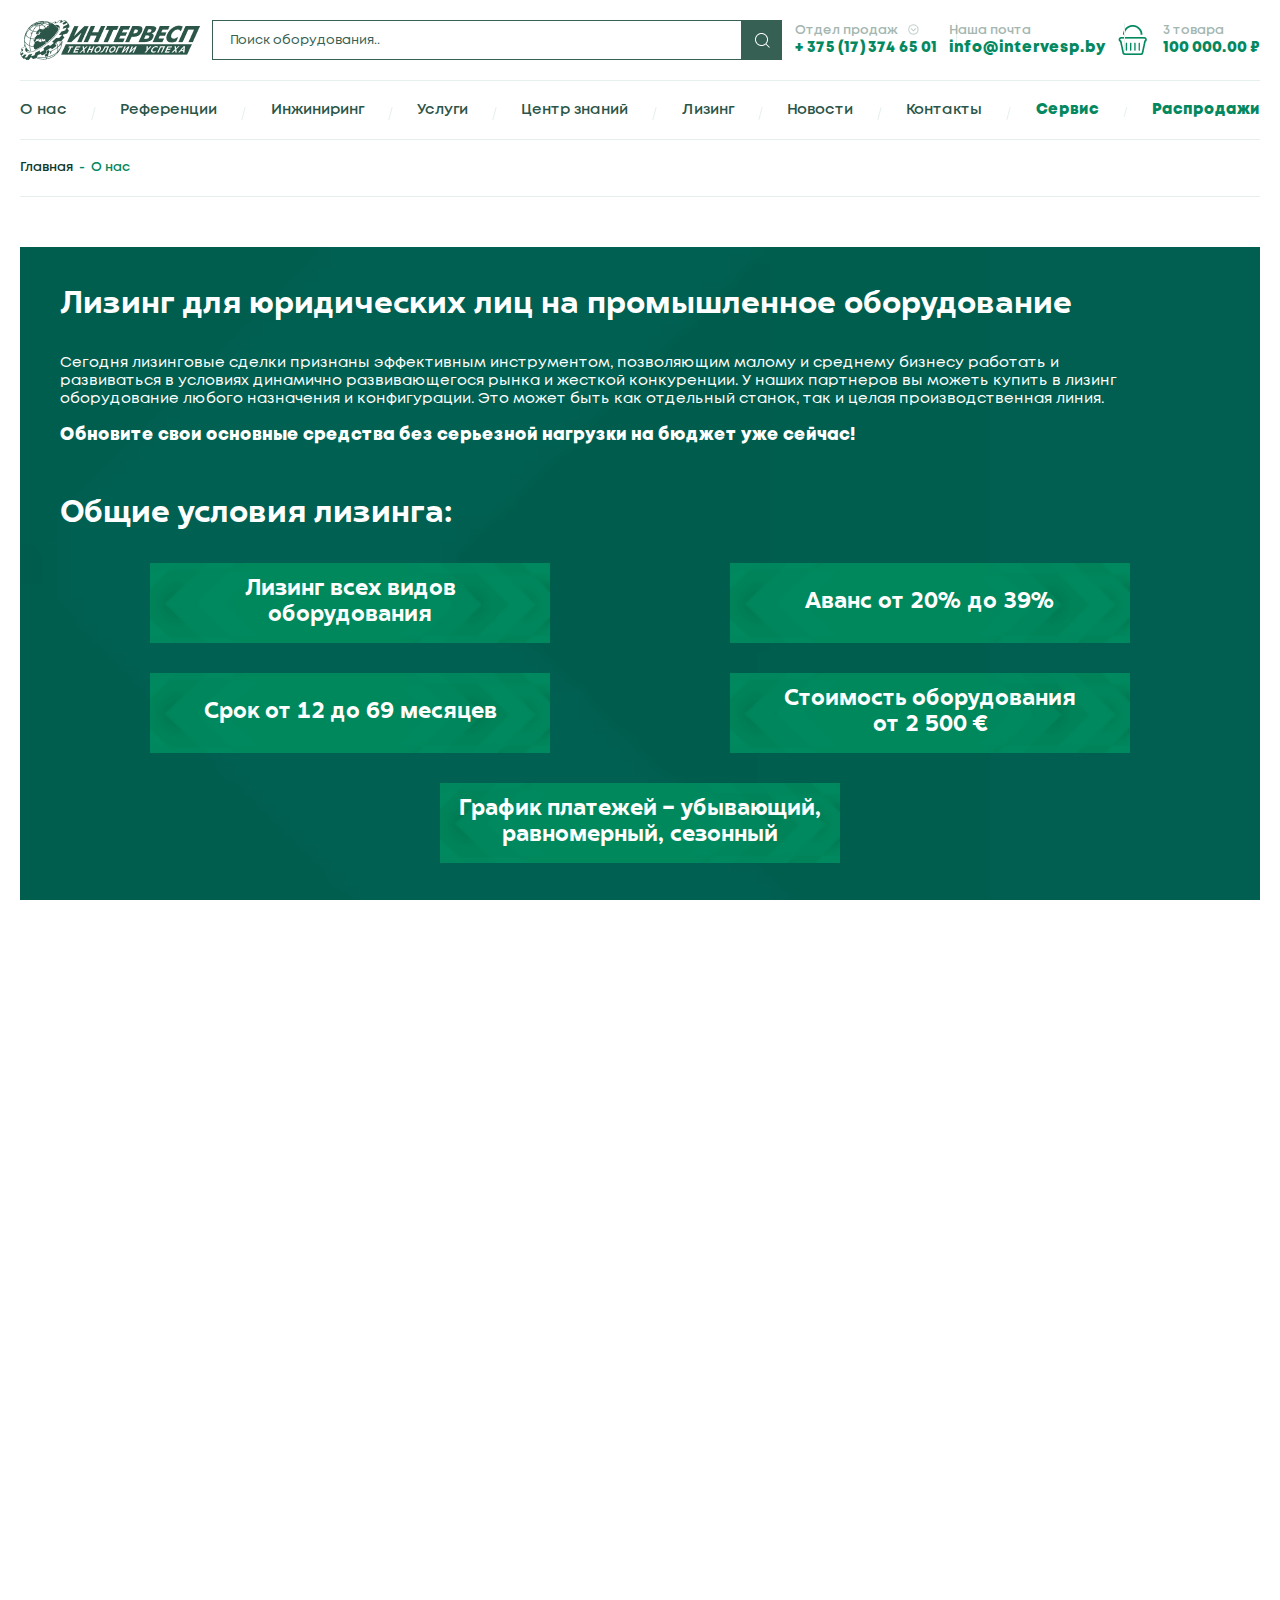
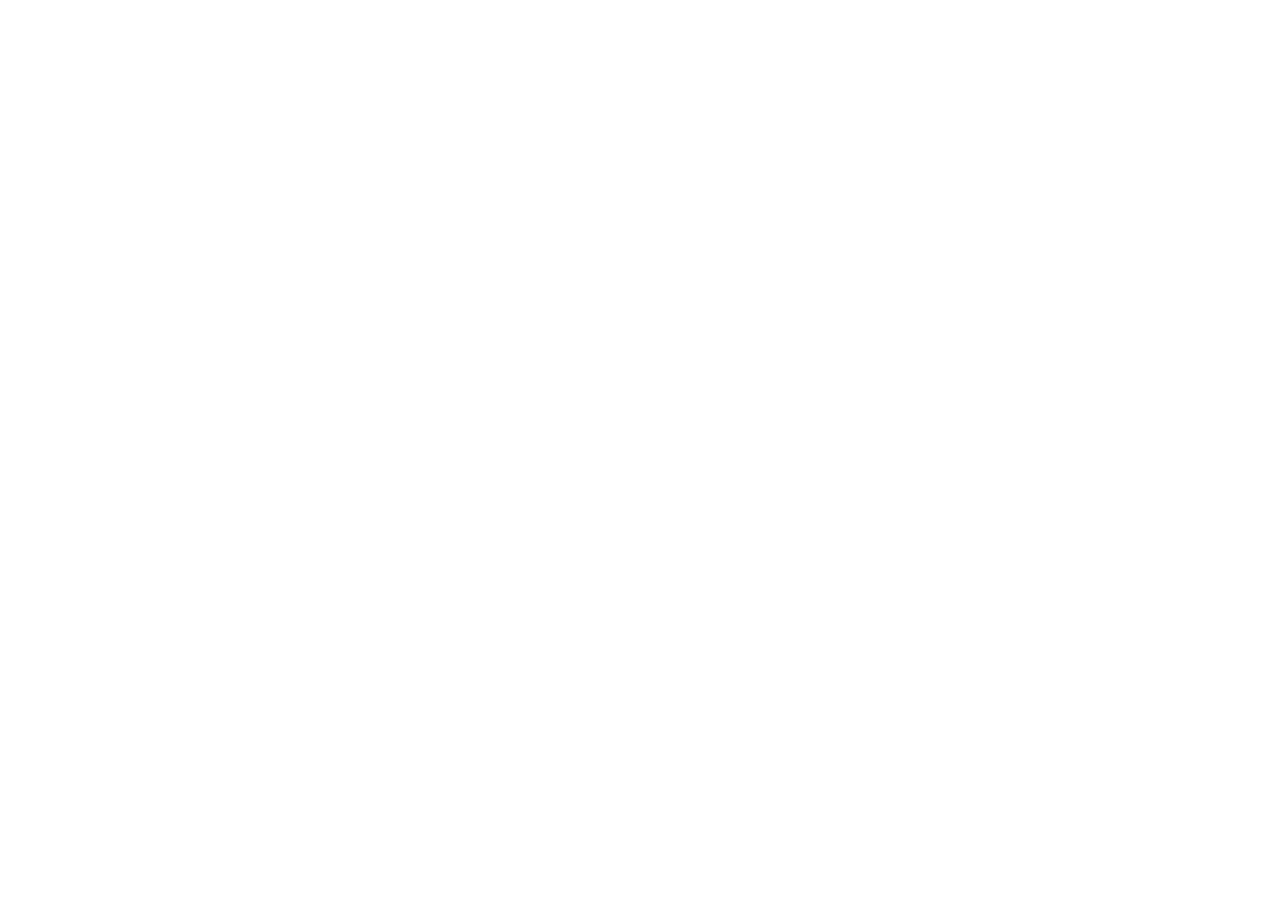
<file: leasing.html>
<!DOCTYPE html>
<html lang="en">
  <head>
    <meta charset="UTF-8" />
    <meta http-equiv="X-UA-Compatible" content="IE=edge" />
    <meta name="viewport" content="width=device-width, initial-scale=1.0" />
    <title>Intervesp</title>
    <link rel="stylesheet" href="assets/css/swiper-bundle.min.css" />
    <link rel="stylesheet" href="assets/css/main.css" />
  </head>
  <body>
    <header class="header">
      <div class="container">
        <div class="header__top">
          <div class="header__logo">
            <img src="assets/img/logo.png" alt="logo" />
          </div>
          <form action="">
            <input
              type="search"
              class="header__search"
              placeholder="Поиск оборудования.."
            />
            <input type="submit" class="header__button" value="" />
          </form>
          <div class="header__phone">
            <p class="text-small" id="open">
              Отдел продаж <img src="assets/img/open.png" alt="" />
            </p>
            <p class="text-standart" id="open2">+ 375 (17) 374 65 01</p>
            <div class="header__more">
              <p class="text-small">Многоканальный телефон</p>
              <p class="text-standart">+375 (17) 375 79 20</p>
              <div class="header__line"></div>
              <p class="text-small">Отдел продажи оборудования</p>
              <p class="text-standart">+375 (29) 669 93 68</p>
              <div class="header__line"></div>
              <p class="text-small">
                Отдел продажи инструмента и запасных частей
              </p>
              <p class="text-standart">+375 (29) 188 00 89</p>
            </div>
          </div>
          <div class="header__mail">
            <p class="text-small">Наша почта</p>
            <p class="text-standart">info@intervesp.by</p>
          </div>
          <div class="header__basket">
            <img src="assets/img/basket.png" alt="" />
            <div class="header__block">
              <p class="text-small">3 товара</p>
              <p class="text-standart">100 000.00 ₽</p>
            </div>
          </div>
        </div>
        <div class="line"></div>
        <nav class="header__menu">
          <ul>
            <li><a href="about-us.html">О нас</a></li>
            <li><a href="references.html">Референции</a></li>
            <li><a href="designing.html">Инжиниринг</a></li>
            <li><a href="services.html">Услуги</a></li>
            <li><a href="knowledge.html">Центр знаний</a></li>
            <li><a href="leasing.html">Лизинг</a></li>
            <li><a href="news.html">Новости</a></li>
            <li><a href="contact.html">Контакты</a></li>
            <li><a href="serv.html">Сервис</a></li>
            <li><a href="">Распродажи</a></li>
          </ul>
        </nav>
      </div>
    </header>
    <div class="container">
      <div class="bread-crumb">
        <a href="index.html">Главная</a>
        &nbsp;-&nbsp; О нас
      </div>
    </div>

    <main>
      <div class="container">
        <div class="leasing">
          <div class="leasing__description">
            <div class="leasing__top">
              <h2 class="title">
                Лизинг для юридических лиц на промышленное оборудование
              </h2>
              <p class="text-standart">
                Сегодня лизинговые сделки признаны эффективным инструментом,
                позволяющим малому и среднему бизнесу работать и развиваться в
                условиях динамично развивающегося рынка и жесткой конкуренции. У
                наших партнеров вы можеть купить в лизинг оборудование любого
                назначения и конфигурации. Это может быть как отдельный станок,
                так и целая производственная линия.
                <br /><br />
                <b
                  >Обновите свои основные средства без серьезной нагрузки на
                  бюджет уже сейчас!</b
                >
              </p>
            </div>
            <div class="leasing__bottom">
              <h2 class="title">Общие условия лизинга:</h2>
              <div class="button">Лизинг всех видов оборудования</div>
              <div class="button">Аванс от 20% до 39%</div>
              <div class="button">Срок от 12 до 69 месяцев</div>
              <div class="button">
                Стоимость оборудования <br />
                от 2 500 €
              </div>
              <div class="button">
                График платежей - убывающий, равномерный, сезонный
              </div>
            </div>
          </div>
          <div class="line"></div>
          <div class="leasing__aply">
            <h2 class="title">Как оформить лизинг</h2>
            <div class="leasing__block">
              <div class="leasing__number">1</div>
              <div class="text-standart">Выберите предмет лизинга</div>
            </div>
            <div class="leasing__block">
              <div class="leasing__number">2</div>
              <div class="text-standart">
                Предоставьте минимальный пакет документов
              </div>
            </div>
            <div class="leasing__block">
              <div class="leasing__number">3</div>
              <div class="text-standart">Подпишите договор</div>
            </div>
            <div class="leasing__block">
              <div class="leasing__number">4</div>
              <div class="text-standart">Внесите аванс</div>
            </div>
            <div class="leasing__block">
              <div class="leasing__number last">5</div>
              <div class="text-standart">Получите предмет лизинга</div>
            </div>
          </div>
          <div class="line"></div>
          <div class="leasing__partners">
            <h2 class="title">Наши партнеры</h2>
            <a href="" class="leasing__img">
              <img src="assets/img/leasing__partners1.png" alt="" />
            </a>
            <a href="" class="leasing__img">
              <img src="assets/img/leasing__partners2.png" alt="" />
            </a>
            <a href="" class="leasing__img">
              <img src="assets/img/leasing__partners3.png" alt="" />
            </a>
            <a href="" class="leasing__img">
              <img src="assets/img/leasing__partners4.png" alt="" />
            </a>
            <a href="" class="leasing__img">
              <img src="assets/img/leasing__partners5.png" alt="" />
            </a>
            <a href="" class="leasing__img">
              <img src="assets/img/leasing__partners6.png" alt="" />
            </a>
            <a href="" class="leasing__img">
              <img src="assets/img/leasing__partners7.png" alt="" />
            </a>
            <a href="" class="leasing__img">
              <img src="assets/img/leasing__partners8.png" alt="" />
            </a>
          </div>
        </div>
      </div>
    </main>

    <footer class="footer">
      <div class="container">
        <div class="footer__top">
          <div class="footer__info">
            <div class="footer__logo">
              <img src="assets/img/logo_contrast.png" alt="" />
            </div>
            <div class="text-small">
              Наша компания является одним из самых крупных поставщиков станков
              не только в Минске, но и во всей Беларуси.
            </div>
            <div class="footer__socials">
              <div class="footer__circle">
                <svg
                  xmlns="http://www.w3.org/2000/svg"
                  width="20"
                  height="20"
                  fill="#2B5548"
                  class="bi bi-instagram"
                  viewBox="0 0 16 16"
                >
                  <path
                    d="M8 0C5.829 0 5.556.01 4.703.048 3.85.088 3.269.222 2.76.42a3.917 3.917 0 0 0-1.417.923A3.927 3.927 0 0 0 .42 2.76C.222 3.268.087 3.85.048 4.7.01 5.555 0 5.827 0 8.001c0 2.172.01 2.444.048 3.297.04.852.174 1.433.372 1.942.205.526.478.972.923 1.417.444.445.89.719 1.416.923.51.198 1.09.333 1.942.372C5.555 15.99 5.827 16 8 16s2.444-.01 3.298-.048c.851-.04 1.434-.174 1.943-.372a3.916 3.916 0 0 0 1.416-.923c.445-.445.718-.891.923-1.417.197-.509.332-1.09.372-1.942C15.99 10.445 16 10.173 16 8s-.01-2.445-.048-3.299c-.04-.851-.175-1.433-.372-1.941a3.926 3.926 0 0 0-.923-1.417A3.911 3.911 0 0 0 13.24.42c-.51-.198-1.092-.333-1.943-.372C10.443.01 10.172 0 7.998 0h.003zm-.717 1.442h.718c2.136 0 2.389.007 3.232.046.78.035 1.204.166 1.486.275.373.145.64.319.92.599.28.28.453.546.598.92.11.281.24.705.275 1.485.039.843.047 1.096.047 3.231s-.008 2.389-.047 3.232c-.035.78-.166 1.203-.275 1.485a2.47 2.47 0 0 1-.599.919c-.28.28-.546.453-.92.598-.28.11-.704.24-1.485.276-.843.038-1.096.047-3.232.047s-2.39-.009-3.233-.047c-.78-.036-1.203-.166-1.485-.276a2.478 2.478 0 0 1-.92-.598 2.48 2.48 0 0 1-.6-.92c-.109-.281-.24-.705-.275-1.485-.038-.843-.046-1.096-.046-3.233 0-2.136.008-2.388.046-3.231.036-.78.166-1.204.276-1.486.145-.373.319-.64.599-.92.28-.28.546-.453.92-.598.282-.11.705-.24 1.485-.276.738-.034 1.024-.044 2.515-.045v.002zm4.988 1.328a.96.96 0 1 0 0 1.92.96.96 0 0 0 0-1.92zm-4.27 1.122a4.109 4.109 0 1 0 0 8.217 4.109 4.109 0 0 0 0-8.217zm0 1.441a2.667 2.667 0 1 1 0 5.334 2.667 2.667 0 0 1 0-5.334z"
                  />
                </svg>
              </div>
              <div class="footer__circle">
                <svg
                  xmlns="http://www.w3.org/2000/svg"
                  width="21"
                  height="16"
                  fill="#2B5548"
                  class="bi bi-youtube"
                  viewBox="0 0 16 16"
                >
                  <path
                    d="M8.051 1.999h.089c.822.003 4.987.033 6.11.335a2.01 2.01 0 0 1 1.415 1.42c.101.38.172.883.22 1.402l.01.104.022.26.008.104c.065.914.073 1.77.074 1.957v.075c-.001.194-.01 1.108-.082 2.06l-.008.105-.009.104c-.05.572-.124 1.14-.235 1.558a2.007 2.007 0 0 1-1.415 1.42c-1.16.312-5.569.334-6.18.335h-.142c-.309 0-1.587-.006-2.927-.052l-.17-.006-.087-.004-.171-.007-.171-.007c-1.11-.049-2.167-.128-2.654-.26a2.007 2.007 0 0 1-1.415-1.419c-.111-.417-.185-.986-.235-1.558L.09 9.82l-.008-.104A31.4 31.4 0 0 1 0 7.68v-.123c.002-.215.01-.958.064-1.778l.007-.103.003-.052.008-.104.022-.26.01-.104c.048-.519.119-1.023.22-1.402a2.007 2.007 0 0 1 1.415-1.42c.487-.13 1.544-.21 2.654-.26l.17-.007.172-.006.086-.003.171-.007A99.788 99.788 0 0 1 7.858 2h.193zM6.4 5.209v4.818l4.157-2.408L6.4 5.209z"
                  />
                </svg>
              </div>
              <div class="footer__circle">
                <img
                  src="assets/img/facebook.svg"
                  alt=""
                  class="footer__facebook"
                />
              </div>
            </div>
          </div>
          <div class="footer__menu">
            <h3>Навигация</h3>
            <ul>
              <li>
                <a href=""
                  ><img src="assets/img/footer_arrow.png" alt="" /> О нас</a
                >
              </li>
              <li>
                <a href=""
                  ><img src="assets/img/footer_arrow.png" alt="" />
                  Референции</a
                >
              </li>
              <li>
                <a href=""
                  ><img src="assets/img/footer_arrow.png" alt="" />
                  Проектирование</a
                >
              </li>
              <li>
                <a href=""
                  ><img src="assets/img/footer_arrow.png" alt="" /> Услуги</a
                >
              </li>
              <li>
                <a href=""
                  ><img src="assets/img/footer_arrow.png" alt="" /> Центр
                  обучения</a
                >
              </li>
              <li>
                <a href=""
                  ><img src="assets/img/footer_arrow.png" alt="" />
                  Техподдержка</a
                >
              </li>
              <li>
                <a href=""
                  ><img src="assets/img/footer_arrow.png" alt="" /> Лизинг</a
                >
              </li>
              <li>
                <a href=""
                  ><img src="assets/img/footer_arrow.png" alt="" /> Новости</a
                >
              </li>
              <li>
                <a href=""
                  ><img src="assets/img/footer_arrow.png" alt="" /> Контакты</a
                >
              </li>
            </ul>
          </div>
          <div class="footer__contact">
            <h3>Контакты</h3>
            <div class="footer__block">
              <p class="text-small">Многоканальный телефон</p>
              <p class="text-standart">+375 (17) 375 79 20</p>
            </div>
            <div class="footer__block reverse">
              <p class="text-standart">
                220000, Минск, ул. Харьковская, д. 58, офис 9н
              </p>
              <p class="text-small">Юр. Адрес / Отдел продаж</p>
            </div>
            <div class="footer__block">
              <p class="text-small">
                Отдел продажи инструмента и запасных частей
              </p>
              <p class="text-standart">+375 (29) 188 00 89</p>
            </div>
            <div class="footer__block reverse">
              <p class="text-standart">info@intervesp.by</p>
              <p class="text-small">Электронный адрес</p>
            </div>
            <div class="footer__block">
              <p class="text-small">Отдел продажи оборудования</p>
              <p class="text-standart">+375 (29) 669 93 68</p>
            </div>
          </div>
        </div>
        <div class="line"></div>
        <div class="footer__bottom">
          <div class="footer__block">
            <p class="text-standart">© Copyright 2021. Все права защищены.</p>
            <p class="text-small">Политика конфиденциальности</p>
          </div>
          <div class="footer__links">
            <a href="">ДЕРЕВООБРАБАТЫВАЮЩЕЕ ОБОРУДОВАНИЕ</a>
            <a href="">МЕТАЛЛООБРАБАТЫВАЮЩЕЕ ОБОРУДОВАНИЕ</a>
            <a href="">ДЕРЕВОРЕЖУЩИЙ ИНСТРУМЕНТ</a>
          </div>
        </div>
      </div>
    </footer>
    <script src="assets/js/swiper-bundle.min.js"></script>
    <script src="assets/js/popup-consultation.js"></script>
    <script src="assets/js/popup-references.js"></script>
    <script src="assets/js/script.js"></script>
  </body>
</html>
</file>
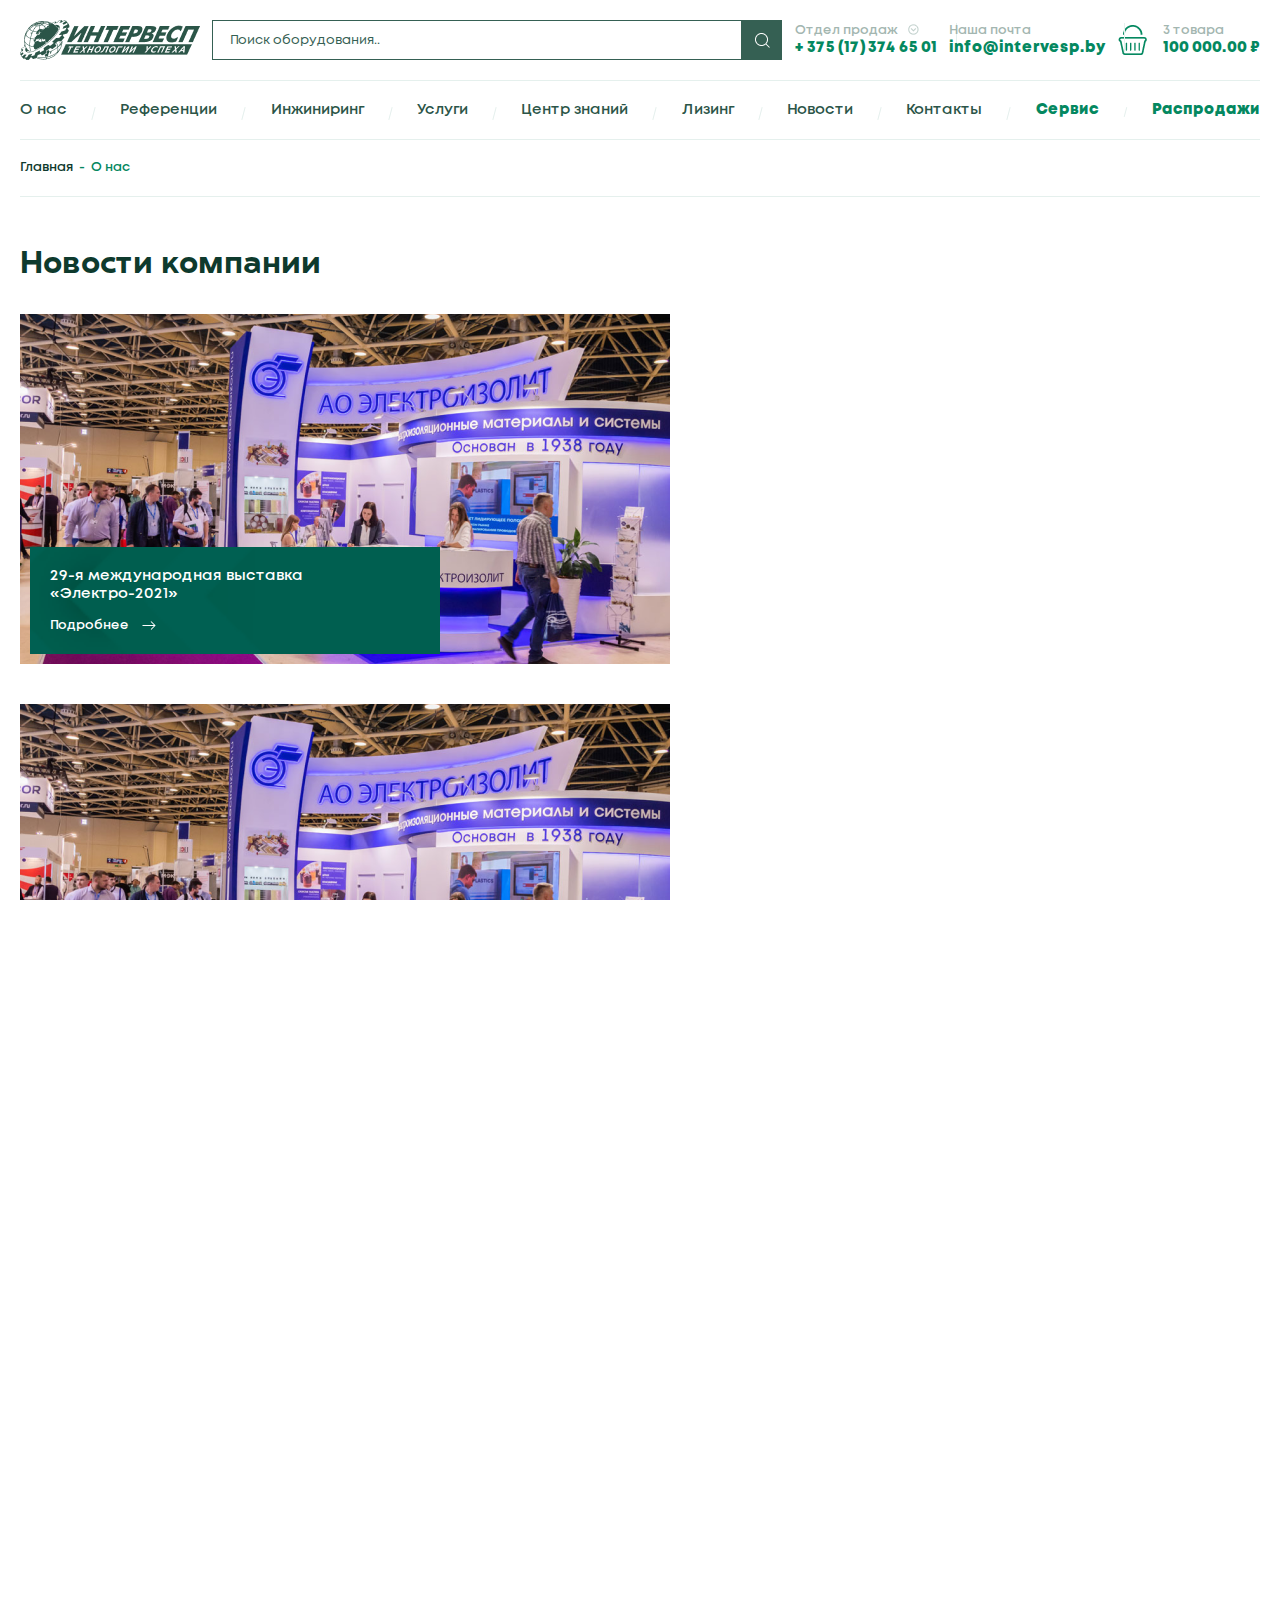
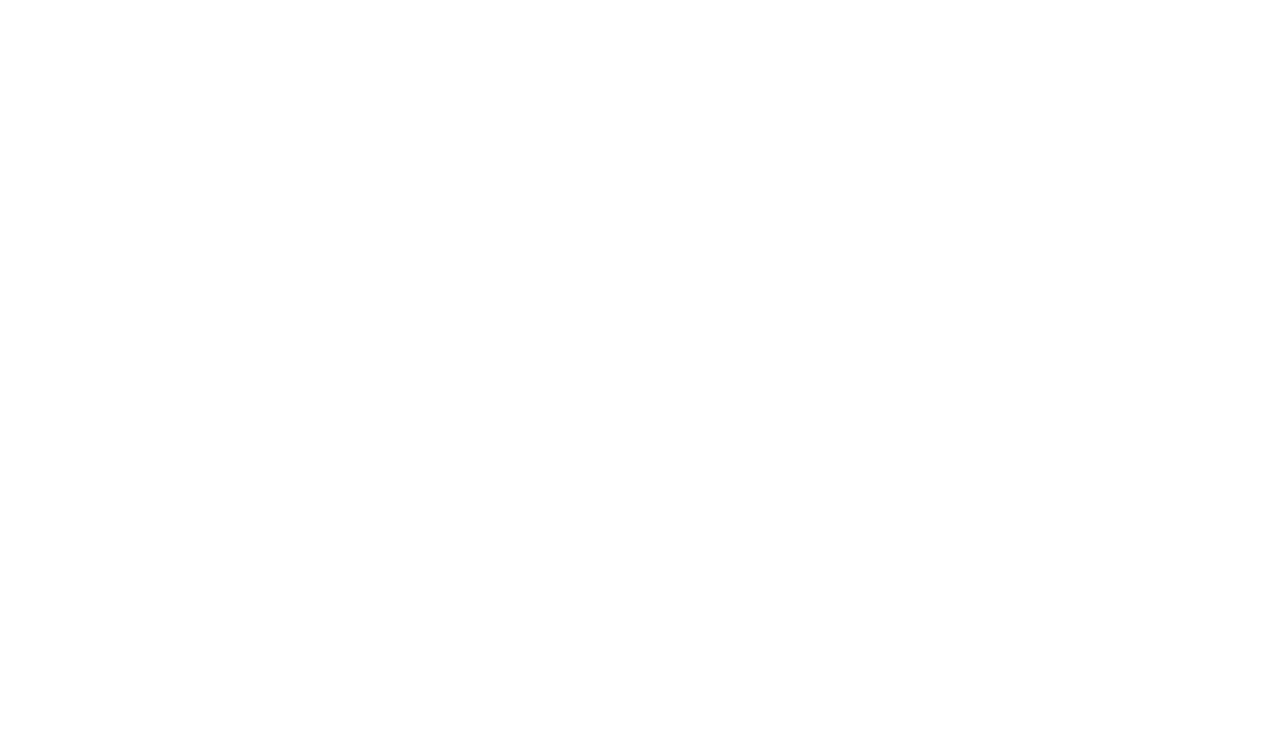
<file: news.html>
<!DOCTYPE html>
<html lang="en">
  <head>
    <meta charset="UTF-8" />
    <meta http-equiv="X-UA-Compatible" content="IE=edge" />
    <meta name="viewport" content="width=device-width, initial-scale=1.0" />
    <title>Intervesp</title>
    <link rel="stylesheet" href="assets/css/swiper-bundle.min.css" />
    <link rel="stylesheet" href="assets/css/main.css" />
  </head>
  <body>
    <header class="header">
      <div class="container">
        <div class="header__top">
          <div class="header__logo">
            <img src="assets/img/logo.png" alt="logo" />
          </div>
          <form action="">
            <input
              type="search"
              class="header__search"
              placeholder="Поиск оборудования.."
            />
            <input type="submit" class="header__button" value="" />
          </form>
          <div class="header__phone">
            <p class="text-small" id="open">
              Отдел продаж <img src="assets/img/open.png" alt="" />
            </p>
            <p class="text-standart" id="open2">+ 375 (17) 374 65 01</p>
            <div class="header__more">
              <p class="text-small">Многоканальный телефон</p>
              <p class="text-standart">+375 (17) 375 79 20</p>
              <div class="header__line"></div>
              <p class="text-small">Отдел продажи оборудования</p>
              <p class="text-standart">+375 (29) 669 93 68</p>
              <div class="header__line"></div>
              <p class="text-small">
                Отдел продажи инструмента и запасных частей
              </p>
              <p class="text-standart">+375 (29) 188 00 89</p>
            </div>
          </div>
          <div class="header__mail">
            <p class="text-small">Наша почта</p>
            <p class="text-standart">info@intervesp.by</p>
          </div>
          <div class="header__basket">
            <img src="assets/img/basket.png" alt="" />
            <div class="header__block">
              <p class="text-small">3 товара</p>
              <p class="text-standart">100 000.00 ₽</p>
            </div>
          </div>
        </div>
        <div class="line"></div>
        <nav class="header__menu">
          <ul>
            <li><a href="about-us.html">О нас</a></li>
            <li><a href="references.html">Референции</a></li>
            <li><a href="designing.html">Инжиниринг</a></li>
            <li><a href="services.html">Услуги</a></li>
            <li><a href="knowledge.html">Центр знаний</a></li>
            <li><a href="leasing.html">Лизинг</a></li>
            <li><a href="news.html">Новости</a></li>
            <li><a href="contact.html">Контакты</a></li>
            <li><a href="serv.html">Сервис</a></li>
            <li><a href="">Распродажи</a></li>
          </ul>
        </nav>
      </div>
    </header>
    <div class="container">
      <div class="bread-crumb">
        <a href="index.html">Главная</a>
        &nbsp;-&nbsp; О нас
      </div>
    </div>

<main>
  <div class="container">
    <div class="news">
      <div class="title">Новости компании</div>
      <div class="news__item">
        <img src="assets/img/news.png" alt="" />
        <a href="" class="news__block">
          <div class="text-standart">
            29-я международная выставка «Электро-2021»
          </div>
          <div class="text-small">
            Подробнее <img src="assets/img/footer_arrow.png" alt="" />
          </div>
        </a>
      </div>
      <div class="news__item">
        <img src="assets/img/news.png" alt="" />
        <a href="" class="news__block">
          <div class="text-standart">
            29-я международная выставка «Электро-2021»
          </div>
          <div class="text-small">
            Подробнее <img src="assets/img/footer_arrow.png" alt="" />
          </div>
        </a>
      </div>
      <div class="news__item">
        <img src="assets/img/news.png" alt="" />
        <a href="" class="news__block">
          <div class="text-standart">
            29-я международная выставка «Электро-2021»
          </div>
          <div class="text-small">
            Подробнее <img src="assets/img/footer_arrow.png" alt="" />
          </div>
        </a>
      </div>
      <div class="news__item">
        <img src="assets/img/news.png" alt="" />
        <a href="" class="news__block">
          <div class="text-standart">
            29-я международная выставка «Электро-2021»
          </div>
          <div class="text-small">
            Подробнее <img src="assets/img/footer_arrow.png" alt="" />
          </div>
        </a>
      </div>
  </div>
</main>
<footer class="footer">
  <div class="container">
      <div class="footer__top">
          <div class="footer__info">
              <div class="footer__logo">
                  <img src="assets/img/logo_contrast.png" alt="">
              </div>
              <div class="text-small">Наша компания является одним из самых крупных поставщиков станков не только в Минске, но и во всей Беларуси.</div>
              <div class="footer__socials">
                  <div class="footer__circle">
                      <svg xmlns="http://www.w3.org/2000/svg" width="20" height="20" fill="#2B5548" class="bi bi-instagram" viewBox="0 0 16 16">
                          <path d="M8 0C5.829 0 5.556.01 4.703.048 3.85.088 3.269.222 2.76.42a3.917 3.917 0 0 0-1.417.923A3.927 3.927 0 0 0 .42 2.76C.222 3.268.087 3.85.048 4.7.01 5.555 0 5.827 0 8.001c0 2.172.01 2.444.048 3.297.04.852.174 1.433.372 1.942.205.526.478.972.923 1.417.444.445.89.719 1.416.923.51.198 1.09.333 1.942.372C5.555 15.99 5.827 16 8 16s2.444-.01 3.298-.048c.851-.04 1.434-.174 1.943-.372a3.916 3.916 0 0 0 1.416-.923c.445-.445.718-.891.923-1.417.197-.509.332-1.09.372-1.942C15.99 10.445 16 10.173 16 8s-.01-2.445-.048-3.299c-.04-.851-.175-1.433-.372-1.941a3.926 3.926 0 0 0-.923-1.417A3.911 3.911 0 0 0 13.24.42c-.51-.198-1.092-.333-1.943-.372C10.443.01 10.172 0 7.998 0h.003zm-.717 1.442h.718c2.136 0 2.389.007 3.232.046.78.035 1.204.166 1.486.275.373.145.64.319.92.599.28.28.453.546.598.92.11.281.24.705.275 1.485.039.843.047 1.096.047 3.231s-.008 2.389-.047 3.232c-.035.78-.166 1.203-.275 1.485a2.47 2.47 0 0 1-.599.919c-.28.28-.546.453-.92.598-.28.11-.704.24-1.485.276-.843.038-1.096.047-3.232.047s-2.39-.009-3.233-.047c-.78-.036-1.203-.166-1.485-.276a2.478 2.478 0 0 1-.92-.598 2.48 2.48 0 0 1-.6-.92c-.109-.281-.24-.705-.275-1.485-.038-.843-.046-1.096-.046-3.233 0-2.136.008-2.388.046-3.231.036-.78.166-1.204.276-1.486.145-.373.319-.64.599-.92.28-.28.546-.453.92-.598.282-.11.705-.24 1.485-.276.738-.034 1.024-.044 2.515-.045v.002zm4.988 1.328a.96.96 0 1 0 0 1.92.96.96 0 0 0 0-1.92zm-4.27 1.122a4.109 4.109 0 1 0 0 8.217 4.109 4.109 0 0 0 0-8.217zm0 1.441a2.667 2.667 0 1 1 0 5.334 2.667 2.667 0 0 1 0-5.334z"/>
                      </svg>
                  </div>
                  <div class="footer__circle">
                      <svg xmlns="http://www.w3.org/2000/svg" width="21" height="16" fill="#2B5548" class="bi bi-youtube" viewBox="0 0 16 16">
                          <path d="M8.051 1.999h.089c.822.003 4.987.033 6.11.335a2.01 2.01 0 0 1 1.415 1.42c.101.38.172.883.22 1.402l.01.104.022.26.008.104c.065.914.073 1.77.074 1.957v.075c-.001.194-.01 1.108-.082 2.06l-.008.105-.009.104c-.05.572-.124 1.14-.235 1.558a2.007 2.007 0 0 1-1.415 1.42c-1.16.312-5.569.334-6.18.335h-.142c-.309 0-1.587-.006-2.927-.052l-.17-.006-.087-.004-.171-.007-.171-.007c-1.11-.049-2.167-.128-2.654-.26a2.007 2.007 0 0 1-1.415-1.419c-.111-.417-.185-.986-.235-1.558L.09 9.82l-.008-.104A31.4 31.4 0 0 1 0 7.68v-.123c.002-.215.01-.958.064-1.778l.007-.103.003-.052.008-.104.022-.26.01-.104c.048-.519.119-1.023.22-1.402a2.007 2.007 0 0 1 1.415-1.42c.487-.13 1.544-.21 2.654-.26l.17-.007.172-.006.086-.003.171-.007A99.788 99.788 0 0 1 7.858 2h.193zM6.4 5.209v4.818l4.157-2.408L6.4 5.209z"/>
                        </svg>
                  </div>
                  <div class="footer__circle">
                      <img src="assets/img/facebook.svg" alt="" class="footer__facebook">
                  </div>
              </div>
          </div>
          <div class="footer__menu">
              <h3>Навигация</h3>
              <ul>
                  <li><a href=""><img src="assets/img/footer_arrow.png" alt=""> О нас</a></li>
                  <li><a href=""><img src="assets/img/footer_arrow.png" alt=""> Референции</a></li>
                  <li><a href=""><img src="assets/img/footer_arrow.png" alt=""> Проектирование</a></li>
                  <li><a href=""><img src="assets/img/footer_arrow.png" alt=""> Услуги</a></li>
                  <li><a href=""><img src="assets/img/footer_arrow.png" alt=""> Центр обучения</a></li>
                  <li><a href=""><img src="assets/img/footer_arrow.png" alt=""> Техподдержка</a></li>
                  <li><a href=""><img src="assets/img/footer_arrow.png" alt=""> Лизинг</a></li>
                  <li><a href=""><img src="assets/img/footer_arrow.png" alt=""> Новости</a></li>
                  <li><a href=""><img src="assets/img/footer_arrow.png" alt=""> Контакты</a></li>
              </ul>
          </div>
          <div class="footer__contact">
              <h3>Контакты</h3>
              <div class="footer__block">
                  <p class="text-small">Многоканальный телефон</p>
                  <p class="text-standart">+375 (17) 375 79 20</p>
              </div>
              <div class="footer__block reverse">
                  <p class="text-standart">220000, Минск, ул. Харьковская, д. 58, офис 9н</p>
                  <p class="text-small">Юр. Адрес / Отдел продаж</p>
              </div>
              <div class="footer__block">
                  <p class="text-small">Отдел продажи инструмента 
                      и запасных частей</p>
                  <p class="text-standart">+375 (29) 188 00 89</p>
              </div>
              <div class="footer__block reverse">
                  <p class="text-standart">info@intervesp.by</p>
                  <p class="text-small">Электронный адрес</p>
              </div>
              <div class="footer__block">
                  <p class="text-small">Отдел продажи оборудования</p>
                  <p class="text-standart">+375 (29) 669 93 68</p>
              </div>
          </div>
      </div>
      <div class="line"></div>
      <div class="footer__bottom">
          <div class="footer__block">
              <p class="text-standart">© Copyright 2021. Все права защищены.</p>
              <p class="text-small">Политика конфиденциальности</p>
          </div>
          <div class="footer__links">
              <a href="">ДЕРЕВООБРАБАТЫВАЮЩЕЕ ОБОРУДОВАНИЕ</a>
              <a href="">МЕТАЛЛООБРАБАТЫВАЮЩЕЕ ОБОРУДОВАНИЕ</a>
              <a href="">ДЕРЕВОРЕЖУЩИЙ ИНСТРУМЕНТ</a>
          </div>
      </div>
  </div>
</footer>
<script src="assets/js/swiper-bundle.min.js"></script>
<script src="assets/js/popup-consultation.js"></script>
<script src="assets/js/popup-references.js"></script>
<script src="assets/js/script.js"></script>
</body>
</html>
</file>
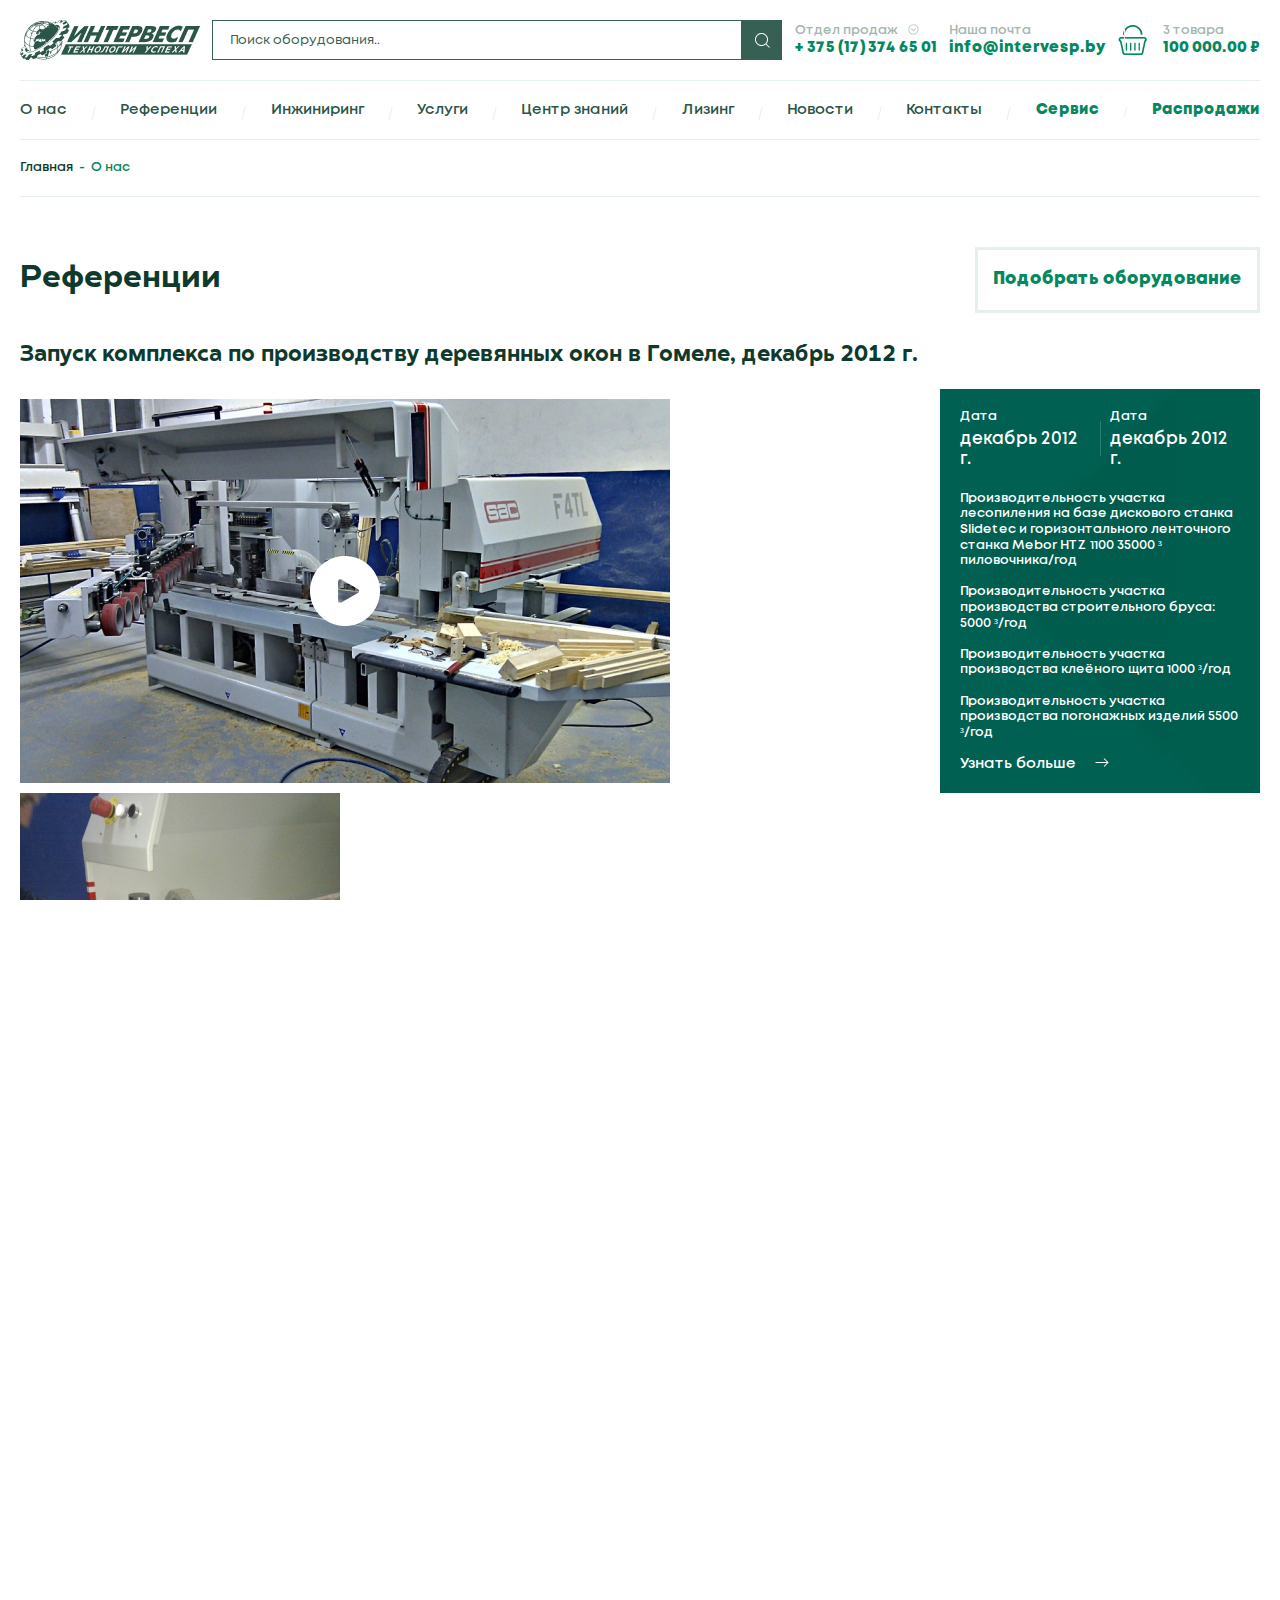
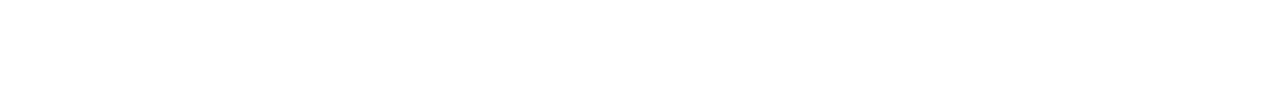
<file: references.html>
<!DOCTYPE html>
<html lang="en">
  <head>
    <meta charset="UTF-8" />
    <meta http-equiv="X-UA-Compatible" content="IE=edge" />
    <meta name="viewport" content="width=device-width, initial-scale=1.0" />
    <title>Intervesp</title>
    <link rel="stylesheet" href="assets/css/swiper-bundle.min.css" />
    <link rel="stylesheet" href="assets/css/main.css" />
  </head>
  <body>
    <header class="header">
      <div class="container">
        <div class="header__top">
          <div class="header__logo">
            <img src="assets/img/logo.png" alt="logo" />
          </div>
          <form action="">
            <input
              type="search"
              class="header__search"
              placeholder="Поиск оборудования.."
            />
            <input type="submit" class="header__button" value="" />
          </form>
          <div class="header__phone">
            <p class="text-small" id="open">
              Отдел продаж <img src="assets/img/open.png" alt="" />
            </p>
            <p class="text-standart" id="open2">+ 375 (17) 374 65 01</p>
            <div class="header__more">
              <p class="text-small">Многоканальный телефон</p>
              <p class="text-standart">+375 (17) 375 79 20</p>
              <div class="header__line"></div>
              <p class="text-small">Отдел продажи оборудования</p>
              <p class="text-standart">+375 (29) 669 93 68</p>
              <div class="header__line"></div>
              <p class="text-small">
                Отдел продажи инструмента и запасных частей
              </p>
              <p class="text-standart">+375 (29) 188 00 89</p>
            </div>
          </div>
          <div class="header__mail">
            <p class="text-small">Наша почта</p>
            <p class="text-standart">info@intervesp.by</p>
          </div>
          <div class="header__basket">
            <img src="assets/img/basket.png" alt="" />
            <div class="header__block">
              <p class="text-small">3 товара</p>
              <p class="text-standart">100 000.00 ₽</p>
            </div>
          </div>
        </div>
        <div class="line"></div>
        <nav class="header__menu">
          <ul>
            <li><a href="about-us.html">О нас</a></li>
            <li><a href="references.html">Референции</a></li>
            <li><a href="designing.html">Инжиниринг</a></li>
            <li><a href="services.html">Услуги</a></li>
            <li><a href="knowledge.html">Центр знаний</a></li>
            <li><a href="leasing.html">Лизинг</a></li>
            <li><a href="news.html">Новости</a></li>
            <li><a href="contact.html">Контакты</a></li>
            <li><a href="serv.html">Сервис</a></li>
            <li><a href="">Распродажи</a></li>
          </ul>
        </nav>
      </div>
    </header>
    <div class="container">
      <div class="bread-crumb">
        <a href="index.html">Главная</a>
        &nbsp;-&nbsp; О нас
      </div>
    </div>

    <main>
      <div class="container">
        <div class="references">
          <div class="references__top">
            <div class="title">Референции</div>
            <a href="" class="references__link">Подобрать оборудование</a>
          </div>
          <div class="references__item">
            <h3>
              Запуск комплекса по производству деревянных окон в Гомеле, декабрь
              2012 г.
            </h3>
            <img
              src="assets/img/references__video.png"
              alt=""
              class="references__video"
            />
            <div class="references__description">
              <div class="references__description-top">
                <div class="references__block">
                  <p class="text-small">Дата</p>
                  <p class="text-standart">декабрь 2012 г.</p>
                </div>
                <div class="references__separator"></div>
                <div class="references__block">
                  <p class="text-small">Дата</p>
                  <p class="text-standart">декабрь 2012 г.</p>
                </div>
              </div>
              <p class="text-small">
                Производительность участка лесопиления на базе дискового станка
                Slidetec и горизонтального ленточного станка Mebor HTZ 1100
                35000 ³ пиловочника/год <br /><br />
                Производительность участка производства строительного бруса:
                5000 ³/год
                <br /><br />
                Производительность участка производства клеёного щита 1000 ³/год
                <br /><br />
                Производительность участка производства погонажных изделий 5500
                ³/год
              </p>
              <button class="references__button">
                Узнать больше <img src="assets/img/footer_arrow.png" alt="" />
              </button>
            </div>
            <img
              src="assets/img/references__img.png"
              alt=""
              class="references__img"
            />
          </div>
          <div class="references__line line"></div>
        </div>
        <div id="popup-references" class="popup-references">
          <div class="popup-references__body">
            <div class="popup-references__wrapper">
              <div class="popup-references__top">
                <h2 class="title">
                  Запуск комплекса по производству деревянных окон в Гомеле,
                  декабрь 2012 г.
                </h2>
                <svg
                  xmlns="http://www.w3.org/2000/svg"
                  width="28"
                  height="28"
                  fill="#C1D0CC"
                  class="bi bi-x-circle popup-references__close"
                  viewBox="0 0 16 16"
                >
                  <path
                    d="M8 15A7 7 0 1 1 8 1a7 7 0 0 1 0 14zm0 1A8 8 0 1 0 8 0a8 8 0 0 0 0 16z"
                  />
                  <path
                    d="M4.646 4.646a.5.5 0 0 1 .708 0L8 7.293l2.646-2.647a.5.5 0 0 1 .708.708L8.707 8l2.647 2.646a.5.5 0 0 1-.708.708L8 8.707l-2.646 2.647a.5.5 0 0 1-.708-.708L7.293 8 4.646 5.354a.5.5 0 0 1 0-.708z"
                  />
                </svg>
              </div>
              <div class="popup-references__content">
                <div class="popup-references__sliders">
                  <div class="popup-slider swiper-container">
                    <div class="popup-slider__wrapper swiper-wrapper">
                      <div class="popup-slider__slide swiper-slide">
                        <img src="assets/img/popup-slide.png" alt="" />
                      </div>
                      <div class="popup-slider__slide swiper-slide">
                        <img src="assets/img/popup-slide.png" alt="" />
                      </div>
                      <div class="popup-slider__slide swiper-slide">
                        <img src="assets/img/popup-slide.png" alt="" />
                      </div>
                      <div class="popup-slider__slide swiper-slide">
                        <img src="assets/img/popup-slide.png" alt="" />
                      </div>
                    </div>
                    <svg
                      xmlns="http://www.w3.org/2000/svg"
                      width="24"
                      height="24"
                      fill="#E5F0ED"
                      class="bi bi-arrow-left-circle-fill popup-slider__prev"
                      viewBox="0 0 16 16"
                    >
                      <path
                        d="M8 0a8 8 0 1 0 0 16A8 8 0 0 0 8 0zm3.5 7.5a.5.5 0 0 1 0 1H5.707l2.147 2.146a.5.5 0 0 1-.708.708l-3-3a.5.5 0 0 1 0-.708l3-3a.5.5 0 1 1 .708.708L5.707 7.5H11.5z"
                      />
                    </svg>
                    <svg
                      xmlns="http://www.w3.org/2000/svg"
                      width="24"
                      height="24"
                      fill="#E5F0ED"
                      class="bi bi-arrow-right-circle-fill popup-slider__next"
                      viewBox="0 0 16 16"
                    >
                      <path
                        d="M8 0a8 8 0 1 1 0 16A8 8 0 0 1 8 0zM4.5 7.5a.5.5 0 0 0 0 1h5.793l-2.147 2.146a.5.5 0 0 0 .708.708l3-3a.5.5 0 0 0 0-.708l-3-3a.5.5 0 1 0-.708.708L10.293 7.5H4.5z"
                      />
                    </svg>
                  </div>
                  <div class="popup-thumbs swiper-container">
                    <div class="popup-thumbs__wrapper swiper-wrapper">
                      <div class="popup-thumbs__slide swiper-slide">
                        <img src="assets/img/popup-slide.png" alt="" />
                      </div>
                      <div class="popup-thumbs__slide swiper-slide">
                        <img src="assets/img/popup-slide.png" alt="" />
                      </div>
                      <div class="popup-thumbs__slide swiper-slide">
                        <img src="assets/img/popup-slide.png" alt="" />
                      </div>
                      <div class="popup-thumbs__slide swiper-slide">
                        <img src="assets/img/popup-slide.png" alt="" />
                      </div>
                    </div>
                  </div>
                </div>
              </div>
            </div>
          </div>
        </div>
      </div>
    </main>

    <footer class="footer">
      <div class="container">
        <div class="footer__top">
          <div class="footer__info">
            <div class="footer__logo">
              <img src="assets/img/logo_contrast.png" alt="" />
            </div>
            <div class="text-small">
              Наша компания является одним из самых крупных поставщиков станков
              не только в Минске, но и во всей Беларуси.
            </div>
            <div class="footer__socials">
              <div class="footer__circle">
                <svg
                  xmlns="http://www.w3.org/2000/svg"
                  width="20"
                  height="20"
                  fill="#2B5548"
                  class="bi bi-instagram"
                  viewBox="0 0 16 16"
                >
                  <path
                    d="M8 0C5.829 0 5.556.01 4.703.048 3.85.088 3.269.222 2.76.42a3.917 3.917 0 0 0-1.417.923A3.927 3.927 0 0 0 .42 2.76C.222 3.268.087 3.85.048 4.7.01 5.555 0 5.827 0 8.001c0 2.172.01 2.444.048 3.297.04.852.174 1.433.372 1.942.205.526.478.972.923 1.417.444.445.89.719 1.416.923.51.198 1.09.333 1.942.372C5.555 15.99 5.827 16 8 16s2.444-.01 3.298-.048c.851-.04 1.434-.174 1.943-.372a3.916 3.916 0 0 0 1.416-.923c.445-.445.718-.891.923-1.417.197-.509.332-1.09.372-1.942C15.99 10.445 16 10.173 16 8s-.01-2.445-.048-3.299c-.04-.851-.175-1.433-.372-1.941a3.926 3.926 0 0 0-.923-1.417A3.911 3.911 0 0 0 13.24.42c-.51-.198-1.092-.333-1.943-.372C10.443.01 10.172 0 7.998 0h.003zm-.717 1.442h.718c2.136 0 2.389.007 3.232.046.78.035 1.204.166 1.486.275.373.145.64.319.92.599.28.28.453.546.598.92.11.281.24.705.275 1.485.039.843.047 1.096.047 3.231s-.008 2.389-.047 3.232c-.035.78-.166 1.203-.275 1.485a2.47 2.47 0 0 1-.599.919c-.28.28-.546.453-.92.598-.28.11-.704.24-1.485.276-.843.038-1.096.047-3.232.047s-2.39-.009-3.233-.047c-.78-.036-1.203-.166-1.485-.276a2.478 2.478 0 0 1-.92-.598 2.48 2.48 0 0 1-.6-.92c-.109-.281-.24-.705-.275-1.485-.038-.843-.046-1.096-.046-3.233 0-2.136.008-2.388.046-3.231.036-.78.166-1.204.276-1.486.145-.373.319-.64.599-.92.28-.28.546-.453.92-.598.282-.11.705-.24 1.485-.276.738-.034 1.024-.044 2.515-.045v.002zm4.988 1.328a.96.96 0 1 0 0 1.92.96.96 0 0 0 0-1.92zm-4.27 1.122a4.109 4.109 0 1 0 0 8.217 4.109 4.109 0 0 0 0-8.217zm0 1.441a2.667 2.667 0 1 1 0 5.334 2.667 2.667 0 0 1 0-5.334z"
                  />
                </svg>
              </div>
              <div class="footer__circle">
                <svg
                  xmlns="http://www.w3.org/2000/svg"
                  width="21"
                  height="16"
                  fill="#2B5548"
                  class="bi bi-youtube"
                  viewBox="0 0 16 16"
                >
                  <path
                    d="M8.051 1.999h.089c.822.003 4.987.033 6.11.335a2.01 2.01 0 0 1 1.415 1.42c.101.38.172.883.22 1.402l.01.104.022.26.008.104c.065.914.073 1.77.074 1.957v.075c-.001.194-.01 1.108-.082 2.06l-.008.105-.009.104c-.05.572-.124 1.14-.235 1.558a2.007 2.007 0 0 1-1.415 1.42c-1.16.312-5.569.334-6.18.335h-.142c-.309 0-1.587-.006-2.927-.052l-.17-.006-.087-.004-.171-.007-.171-.007c-1.11-.049-2.167-.128-2.654-.26a2.007 2.007 0 0 1-1.415-1.419c-.111-.417-.185-.986-.235-1.558L.09 9.82l-.008-.104A31.4 31.4 0 0 1 0 7.68v-.123c.002-.215.01-.958.064-1.778l.007-.103.003-.052.008-.104.022-.26.01-.104c.048-.519.119-1.023.22-1.402a2.007 2.007 0 0 1 1.415-1.42c.487-.13 1.544-.21 2.654-.26l.17-.007.172-.006.086-.003.171-.007A99.788 99.788 0 0 1 7.858 2h.193zM6.4 5.209v4.818l4.157-2.408L6.4 5.209z"
                  />
                </svg>
              </div>
              <div class="footer__circle">
                <img
                  src="assets/img/facebook.svg"
                  alt=""
                  class="footer__facebook"
                />
              </div>
            </div>
          </div>
          <div class="footer__menu">
            <h3>Навигация</h3>
            <ul>
              <li>
                <a href=""
                  ><img src="assets/img/footer_arrow.png" alt="" /> О нас</a
                >
              </li>
              <li>
                <a href=""
                  ><img src="assets/img/footer_arrow.png" alt="" />
                  Референции</a
                >
              </li>
              <li>
                <a href=""
                  ><img src="assets/img/footer_arrow.png" alt="" />
                  Проектирование</a
                >
              </li>
              <li>
                <a href=""
                  ><img src="assets/img/footer_arrow.png" alt="" /> Услуги</a
                >
              </li>
              <li>
                <a href=""
                  ><img src="assets/img/footer_arrow.png" alt="" /> Центр
                  обучения</a
                >
              </li>
              <li>
                <a href=""
                  ><img src="assets/img/footer_arrow.png" alt="" />
                  Техподдержка</a
                >
              </li>
              <li>
                <a href=""
                  ><img src="assets/img/footer_arrow.png" alt="" /> Лизинг</a
                >
              </li>
              <li>
                <a href=""
                  ><img src="assets/img/footer_arrow.png" alt="" /> Новости</a
                >
              </li>
              <li>
                <a href=""
                  ><img src="assets/img/footer_arrow.png" alt="" /> Контакты</a
                >
              </li>
            </ul>
          </div>
          <div class="footer__contact">
            <h3>Контакты</h3>
            <div class="footer__block">
              <p class="text-small">Многоканальный телефон</p>
              <p class="text-standart">+375 (17) 375 79 20</p>
            </div>
            <div class="footer__block reverse">
              <p class="text-standart">
                220000, Минск, ул. Харьковская, д. 58, офис 9н
              </p>
              <p class="text-small">Юр. Адрес / Отдел продаж</p>
            </div>
            <div class="footer__block">
              <p class="text-small">
                Отдел продажи инструмента и запасных частей
              </p>
              <p class="text-standart">+375 (29) 188 00 89</p>
            </div>
            <div class="footer__block reverse">
              <p class="text-standart">info@intervesp.by</p>
              <p class="text-small">Электронный адрес</p>
            </div>
            <div class="footer__block">
              <p class="text-small">Отдел продажи оборудования</p>
              <p class="text-standart">+375 (29) 669 93 68</p>
            </div>
          </div>
        </div>
        <div class="line"></div>
        <div class="footer__bottom">
          <div class="footer__block">
            <p class="text-standart">© Copyright 2021. Все права защищены.</p>
            <p class="text-small">Политика конфиденциальности</p>
          </div>
          <div class="footer__links">
            <a href="">ДЕРЕВООБРАБАТЫВАЮЩЕЕ ОБОРУДОВАНИЕ</a>
            <a href="">МЕТАЛЛООБРАБАТЫВАЮЩЕЕ ОБОРУДОВАНИЕ</a>
            <a href="">ДЕРЕВОРЕЖУЩИЙ ИНСТРУМЕНТ</a>
          </div>
        </div>
      </div>
    </footer>
    <script src="assets/js/swiper-bundle.min.js"></script>
    <script src="assets/js/popup-consultation.js"></script>
    <script src="assets/js/popup-references.js"></script>
    <script src="assets/js/script.js"></script>
  </body>
</html>
</file>
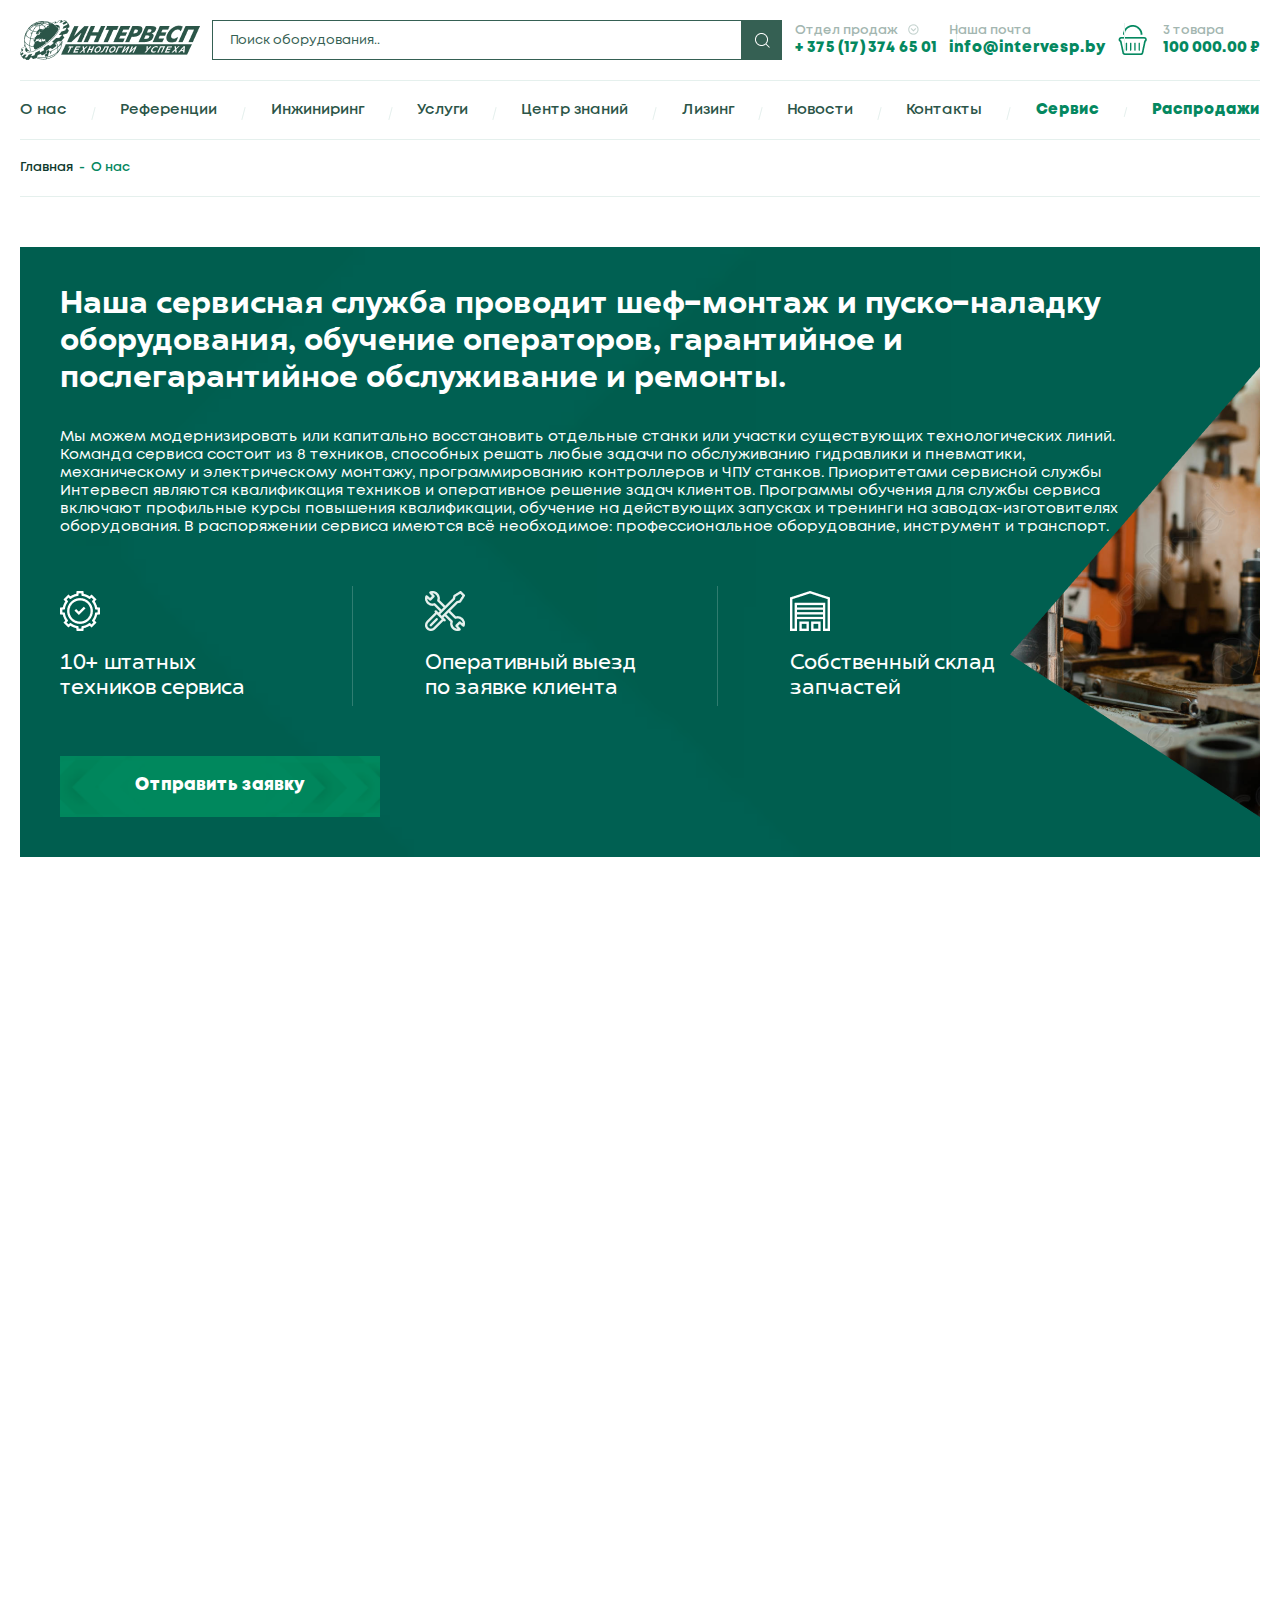
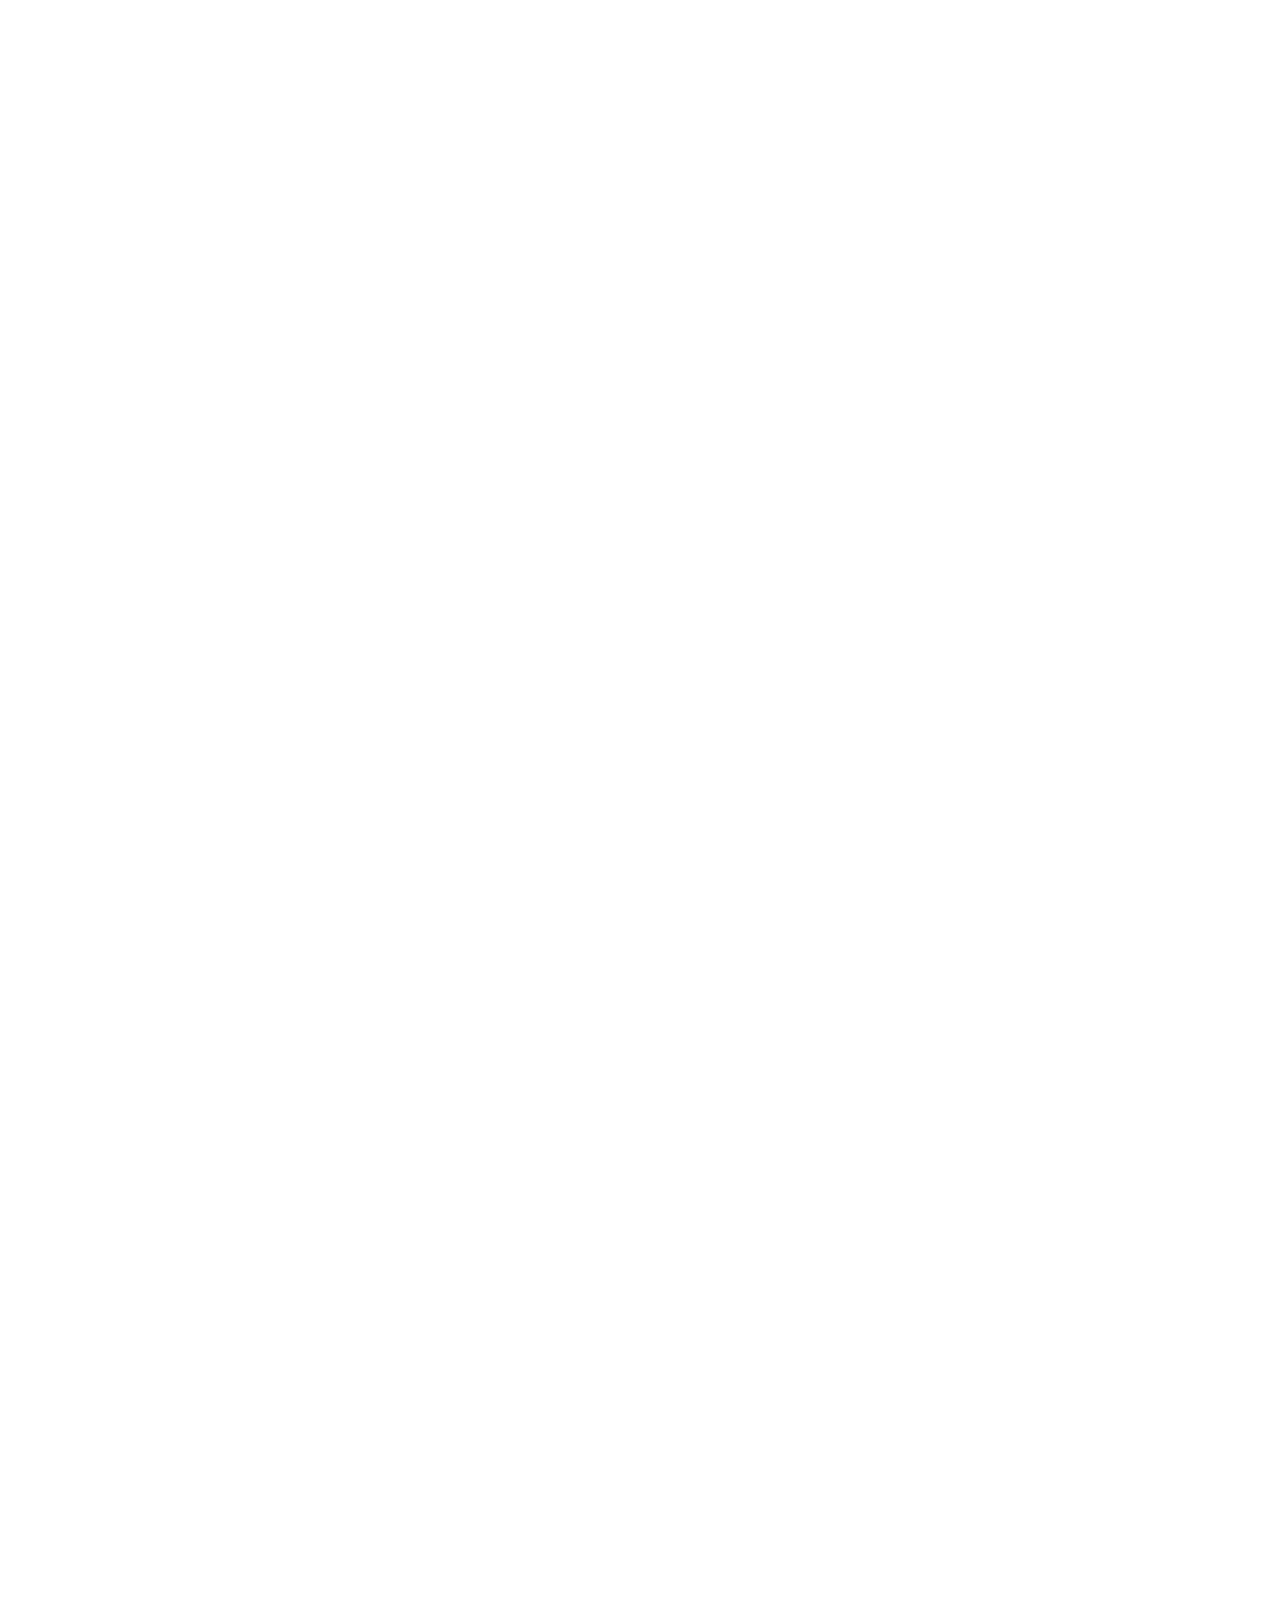
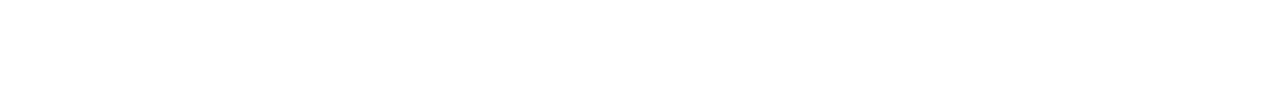
<file: serv.html>
<!DOCTYPE html>
<html lang="en">
  <head>
    <meta charset="UTF-8" />
    <meta http-equiv="X-UA-Compatible" content="IE=edge" />
    <meta name="viewport" content="width=device-width, initial-scale=1.0" />
    <title>Intervesp</title>
    <link rel="stylesheet" href="assets/css/swiper-bundle.min.css" />
    <link rel="stylesheet" href="assets/css/main.css" />
  </head>
  <body>
    <header class="header">
      <div class="container">
        <div class="header__top">
          <div class="header__logo">
            <img src="assets/img/logo.png" alt="logo" />
          </div>
          <form action="">
            <input
              type="search"
              class="header__search"
              placeholder="Поиск оборудования.."
            />
            <input type="submit" class="header__button" value="" />
          </form>
          <div class="header__phone">
            <p class="text-small" id="open">
              Отдел продаж <img src="assets/img/open.png" alt="" />
            </p>
            <p class="text-standart" id="open2">+ 375 (17) 374 65 01</p>
            <div class="header__more">
              <p class="text-small">Многоканальный телефон</p>
              <p class="text-standart">+375 (17) 375 79 20</p>
              <div class="header__line"></div>
              <p class="text-small">Отдел продажи оборудования</p>
              <p class="text-standart">+375 (29) 669 93 68</p>
              <div class="header__line"></div>
              <p class="text-small">
                Отдел продажи инструмента и запасных частей
              </p>
              <p class="text-standart">+375 (29) 188 00 89</p>
            </div>
          </div>
          <div class="header__mail">
            <p class="text-small">Наша почта</p>
            <p class="text-standart">info@intervesp.by</p>
          </div>
          <div class="header__basket">
            <img src="assets/img/basket.png" alt="" />
            <div class="header__block">
              <p class="text-small">3 товара</p>
              <p class="text-standart">100 000.00 ₽</p>
            </div>
          </div>
        </div>
        <div class="line"></div>
        <nav class="header__menu">
          <ul>
            <li><a href="about-us.html">О нас</a></li>
            <li><a href="references.html">Референции</a></li>
            <li><a href="designing.html">Инжиниринг</a></li>
            <li><a href="services.html">Услуги</a></li>
            <li><a href="knowledge.html">Центр знаний</a></li>
            <li><a href="leasing.html">Лизинг</a></li>
            <li><a href="news.html">Новости</a></li>
            <li><a href="contact.html">Контакты</a></li>
            <li><a href="serv.html">Сервис</a></li>
            <li><a href="">Распродажи</a></li>
          </ul>
        </nav>
      </div>
    </header>
    <div class="container">
      <div class="bread-crumb">
        <a href="index.html">Главная</a>
        &nbsp;-&nbsp; О нас
      </div>
    </div>

    <main>
      <div class="container">
        <div class="serv">
          <div class="serv__main">
            <h2 class="title">
              Наша сервисная служба проводит шеф-монтаж и пуско-наладку
              оборудования, обучение операторов, гарантийное и послегарантийное
              обслуживание и ремонты.
            </h2>
            <p class="text-standart">
              Мы можем модернизировать или капитально восстановить отдельные
              станки или участки существующих технологических линий. Команда
              сервиса состоит из 8 техников, способных решать любые задачи по
              обслуживанию гидравлики и пневматики, механическому и
              электрическому монтажу, программированию контроллеров и ЧПУ
              станков. Приоритетами сервисной службы Интервесп являются
              квалификация техников и оперативное решение задач клиентов.
              Программы обучения для службы сервиса включают профильные курсы
              повышения квалификации, обучение на действующих запусках и
              тренинги на заводах-изготовителях оборудования. В распоряжении
              сервиса имеются всё необходимое: профессиональное оборудование,
              инструмент и транспорт.
            </p>
            <div class="serv__block">
              <div class="serv__service">
                <img src="assets/img/serv_compliance.png" alt="" />
                <h3>10+ штатных техников сервиса</h3>
              </div>
              <div class="serv__line"></div>
              <div class="serv__service">
                <img src="assets/img/serv_technical-support.png" alt="" />
                <h3>Оперативный выезд по заявке клиента</h3>
              </div>
              <div class="serv__line"></div>
              <div class="serv__service">
                <img src="assets/img/serv_warehouse.png" alt="" />
                <h3>Собственный склад запчастей</h3>
              </div>
            </div>
            <a href="" class="button">Отправить заявку</a>
            <img src="assets/img/serv_bg.png" alt="" class="serv__rectangle" />
          </div>
          <div class="serv__item">
            <img src="assets/img/serv__item.png" alt="" />
            <div class="serv__description">
              <h3>Монтаж и пуско-наладка оборудования</h3>
              <p class="text-standart">
                При проведении работ по монтажу и наладке осуществляется
                настройка и ввод в эксплуатацию оборудования Заказчика, а так же
                проводится обучение операторов работе на оборудовании. Проверка
                станков при сдаче в эксплуатацию производится на тестовой детали
                по чертежам Заказчика. Также «Интервесп» осуществляет и
                производит все виды монтажа и пуско-наладочных работ, ремонт
                деревообрабатывающего и металлообрабатывающего оборудования, как
                отечественного производства, так и зарубежного. <br /><br />
                Обслуживание и ремонт осуществляется сервисной службой
                предприятия, в состав которой входят высококвалифицированные
                специалисты, прошедшие специальное обучение.
              </p>
              <a href="" class="button">Заказать услугу</a>
            </div>
          </div>
          <div class="serv__item">
            <img src="assets/img/serv__item.png" alt="" />
            <div class="serv__description">
              <h3>Монтаж и пуско-наладка оборудования</h3>
              <p class="text-standart">
                При проведении работ по монтажу и наладке осуществляется
                настройка и ввод в эксплуатацию оборудования Заказчика, а так же
                проводится обучение операторов работе на оборудовании. Проверка
                станков при сдаче в эксплуатацию производится на тестовой детали
                по чертежам Заказчика. Также «Интервесп» осуществляет и
                производит все виды монтажа и пуско-наладочных работ, ремонт
                деревообрабатывающего и металлообрабатывающего оборудования, как
                отечественного производства, так и зарубежного. <br /><br />
                Обслуживание и ремонт осуществляется сервисной службой
                предприятия, в состав которой входят высококвалифицированные
                специалисты, прошедшие специальное обучение.
              </p>
              <a href="" class="button">Заказать услугу</a>
            </div>
          </div>
          <div class="serv__item">
            <img src="assets/img/serv__item.png" alt="" />
            <div class="serv__description">
              <h3>Монтаж и пуско-наладка оборудования</h3>
              <p class="text-standart">
                При проведении работ по монтажу и наладке осуществляется
                настройка и ввод в эксплуатацию оборудования Заказчика, а так же
                проводится обучение операторов работе на оборудовании. Проверка
                станков при сдаче в эксплуатацию производится на тестовой детали
                по чертежам Заказчика. Также «Интервесп» осуществляет и
                производит все виды монтажа и пуско-наладочных работ, ремонт
                деревообрабатывающего и металлообрабатывающего оборудования, как
                отечественного производства, так и зарубежного. <br /><br />
                Обслуживание и ремонт осуществляется сервисной службой
                предприятия, в состав которой входят высококвалифицированные
                специалисты, прошедшие специальное обучение.
              </p>
              <a href="" class="button">Заказать услугу</a>
            </div>
          </div>
          <div class="serv__form">
            <h2 class="title">Получить консультацию</h2>
            <form action="">
              <div class="serv__input">
                <input type="text" id="company" required />
                <label for="company">Название организации</label>
              </div>
              <div class="serv__input">
                <input type="text" id="name" required />
                <label for="name">Контактное лицо</label>
              </div>
              <div class="serv__input">
                <input type="tel" id="phone" required />
                <label for="phone">Номер телефона</label>
              </div>
              <div class="serv__input">
                <input type="email" id="mail" required />
                <label for="mail">E-mail</label>
              </div>
              <div class="serv__input">
                <input type="tel" id="type-model" required />
                <label for="type-model">Тип и модель и станка</label>
              </div>
              <div class="serv__input">
                <input type="text" id="cause" required />
                <label for="cause">Причина обращения</label>
              </div>
              <div class="serv__textarea">
                <input type="text" id="comment" required />
                <label for="comment">Комментарий</label>
              </div>
              <a href="" class="serv__link">Добавить фото</a>
              <input type="submit" class="button" />
            </form>
          </div>
        </div>
      </div>
    </main>

    <footer class="footer">
      <div class="container">
        <div class="footer__top">
          <div class="footer__info">
            <div class="footer__logo">
              <img src="assets/img/logo_contrast.png" alt="" />
            </div>
            <div class="text-small">
              Наша компания является одним из самых крупных поставщиков станков
              не только в Минске, но и во всей Беларуси.
            </div>
            <div class="footer__socials">
              <div class="footer__circle">
                <svg
                  xmlns="http://www.w3.org/2000/svg"
                  width="20"
                  height="20"
                  fill="#2B5548"
                  class="bi bi-instagram"
                  viewBox="0 0 16 16"
                >
                  <path
                    d="M8 0C5.829 0 5.556.01 4.703.048 3.85.088 3.269.222 2.76.42a3.917 3.917 0 0 0-1.417.923A3.927 3.927 0 0 0 .42 2.76C.222 3.268.087 3.85.048 4.7.01 5.555 0 5.827 0 8.001c0 2.172.01 2.444.048 3.297.04.852.174 1.433.372 1.942.205.526.478.972.923 1.417.444.445.89.719 1.416.923.51.198 1.09.333 1.942.372C5.555 15.99 5.827 16 8 16s2.444-.01 3.298-.048c.851-.04 1.434-.174 1.943-.372a3.916 3.916 0 0 0 1.416-.923c.445-.445.718-.891.923-1.417.197-.509.332-1.09.372-1.942C15.99 10.445 16 10.173 16 8s-.01-2.445-.048-3.299c-.04-.851-.175-1.433-.372-1.941a3.926 3.926 0 0 0-.923-1.417A3.911 3.911 0 0 0 13.24.42c-.51-.198-1.092-.333-1.943-.372C10.443.01 10.172 0 7.998 0h.003zm-.717 1.442h.718c2.136 0 2.389.007 3.232.046.78.035 1.204.166 1.486.275.373.145.64.319.92.599.28.28.453.546.598.92.11.281.24.705.275 1.485.039.843.047 1.096.047 3.231s-.008 2.389-.047 3.232c-.035.78-.166 1.203-.275 1.485a2.47 2.47 0 0 1-.599.919c-.28.28-.546.453-.92.598-.28.11-.704.24-1.485.276-.843.038-1.096.047-3.232.047s-2.39-.009-3.233-.047c-.78-.036-1.203-.166-1.485-.276a2.478 2.478 0 0 1-.92-.598 2.48 2.48 0 0 1-.6-.92c-.109-.281-.24-.705-.275-1.485-.038-.843-.046-1.096-.046-3.233 0-2.136.008-2.388.046-3.231.036-.78.166-1.204.276-1.486.145-.373.319-.64.599-.92.28-.28.546-.453.92-.598.282-.11.705-.24 1.485-.276.738-.034 1.024-.044 2.515-.045v.002zm4.988 1.328a.96.96 0 1 0 0 1.92.96.96 0 0 0 0-1.92zm-4.27 1.122a4.109 4.109 0 1 0 0 8.217 4.109 4.109 0 0 0 0-8.217zm0 1.441a2.667 2.667 0 1 1 0 5.334 2.667 2.667 0 0 1 0-5.334z"
                  />
                </svg>
              </div>
              <div class="footer__circle">
                <svg
                  xmlns="http://www.w3.org/2000/svg"
                  width="21"
                  height="16"
                  fill="#2B5548"
                  class="bi bi-youtube"
                  viewBox="0 0 16 16"
                >
                  <path
                    d="M8.051 1.999h.089c.822.003 4.987.033 6.11.335a2.01 2.01 0 0 1 1.415 1.42c.101.38.172.883.22 1.402l.01.104.022.26.008.104c.065.914.073 1.77.074 1.957v.075c-.001.194-.01 1.108-.082 2.06l-.008.105-.009.104c-.05.572-.124 1.14-.235 1.558a2.007 2.007 0 0 1-1.415 1.42c-1.16.312-5.569.334-6.18.335h-.142c-.309 0-1.587-.006-2.927-.052l-.17-.006-.087-.004-.171-.007-.171-.007c-1.11-.049-2.167-.128-2.654-.26a2.007 2.007 0 0 1-1.415-1.419c-.111-.417-.185-.986-.235-1.558L.09 9.82l-.008-.104A31.4 31.4 0 0 1 0 7.68v-.123c.002-.215.01-.958.064-1.778l.007-.103.003-.052.008-.104.022-.26.01-.104c.048-.519.119-1.023.22-1.402a2.007 2.007 0 0 1 1.415-1.42c.487-.13 1.544-.21 2.654-.26l.17-.007.172-.006.086-.003.171-.007A99.788 99.788 0 0 1 7.858 2h.193zM6.4 5.209v4.818l4.157-2.408L6.4 5.209z"
                  />
                </svg>
              </div>
              <div class="footer__circle">
                <img
                  src="assets/img/facebook.svg"
                  alt=""
                  class="footer__facebook"
                />
              </div>
            </div>
          </div>
          <div class="footer__menu">
            <h3>Навигация</h3>
            <ul>
              <li>
                <a href=""
                  ><img src="assets/img/footer_arrow.png" alt="" /> О нас</a
                >
              </li>
              <li>
                <a href=""
                  ><img src="assets/img/footer_arrow.png" alt="" />
                  Референции</a
                >
              </li>
              <li>
                <a href=""
                  ><img src="assets/img/footer_arrow.png" alt="" />
                  Проектирование</a
                >
              </li>
              <li>
                <a href=""
                  ><img src="assets/img/footer_arrow.png" alt="" /> Услуги</a
                >
              </li>
              <li>
                <a href=""
                  ><img src="assets/img/footer_arrow.png" alt="" /> Центр
                  обучения</a
                >
              </li>
              <li>
                <a href=""
                  ><img src="assets/img/footer_arrow.png" alt="" />
                  Техподдержка</a
                >
              </li>
              <li>
                <a href=""
                  ><img src="assets/img/footer_arrow.png" alt="" /> Лизинг</a
                >
              </li>
              <li>
                <a href=""
                  ><img src="assets/img/footer_arrow.png" alt="" /> Новости</a
                >
              </li>
              <li>
                <a href=""
                  ><img src="assets/img/footer_arrow.png" alt="" /> Контакты</a
                >
              </li>
            </ul>
          </div>
          <div class="footer__contact">
            <h3>Контакты</h3>
            <div class="footer__block">
              <p class="text-small">Многоканальный телефон</p>
              <p class="text-standart">+375 (17) 375 79 20</p>
            </div>
            <div class="footer__block reverse">
              <p class="text-standart">
                220000, Минск, ул. Харьковская, д. 58, офис 9н
              </p>
              <p class="text-small">Юр. Адрес / Отдел продаж</p>
            </div>
            <div class="footer__block">
              <p class="text-small">
                Отдел продажи инструмента и запасных частей
              </p>
              <p class="text-standart">+375 (29) 188 00 89</p>
            </div>
            <div class="footer__block reverse">
              <p class="text-standart">info@intervesp.by</p>
              <p class="text-small">Электронный адрес</p>
            </div>
            <div class="footer__block">
              <p class="text-small">Отдел продажи оборудования</p>
              <p class="text-standart">+375 (29) 669 93 68</p>
            </div>
          </div>
        </div>
        <div class="line"></div>
        <div class="footer__bottom">
          <div class="footer__block">
            <p class="text-standart">© Copyright 2021. Все права защищены.</p>
            <p class="text-small">Политика конфиденциальности</p>
          </div>
          <div class="footer__links">
            <a href="">ДЕРЕВООБРАБАТЫВАЮЩЕЕ ОБОРУДОВАНИЕ</a>
            <a href="">МЕТАЛЛООБРАБАТЫВАЮЩЕЕ ОБОРУДОВАНИЕ</a>
            <a href="">ДЕРЕВОРЕЖУЩИЙ ИНСТРУМЕНТ</a>
          </div>
        </div>
      </div>
    </footer>
    <script src="assets/js/swiper-bundle.min.js"></script>
    <script src="assets/js/popup-consultation.js"></script>
    <script src="assets/js/popup-references.js"></script>
    <script src="assets/js/script.js"></script>
  </body>
</html>
</file>
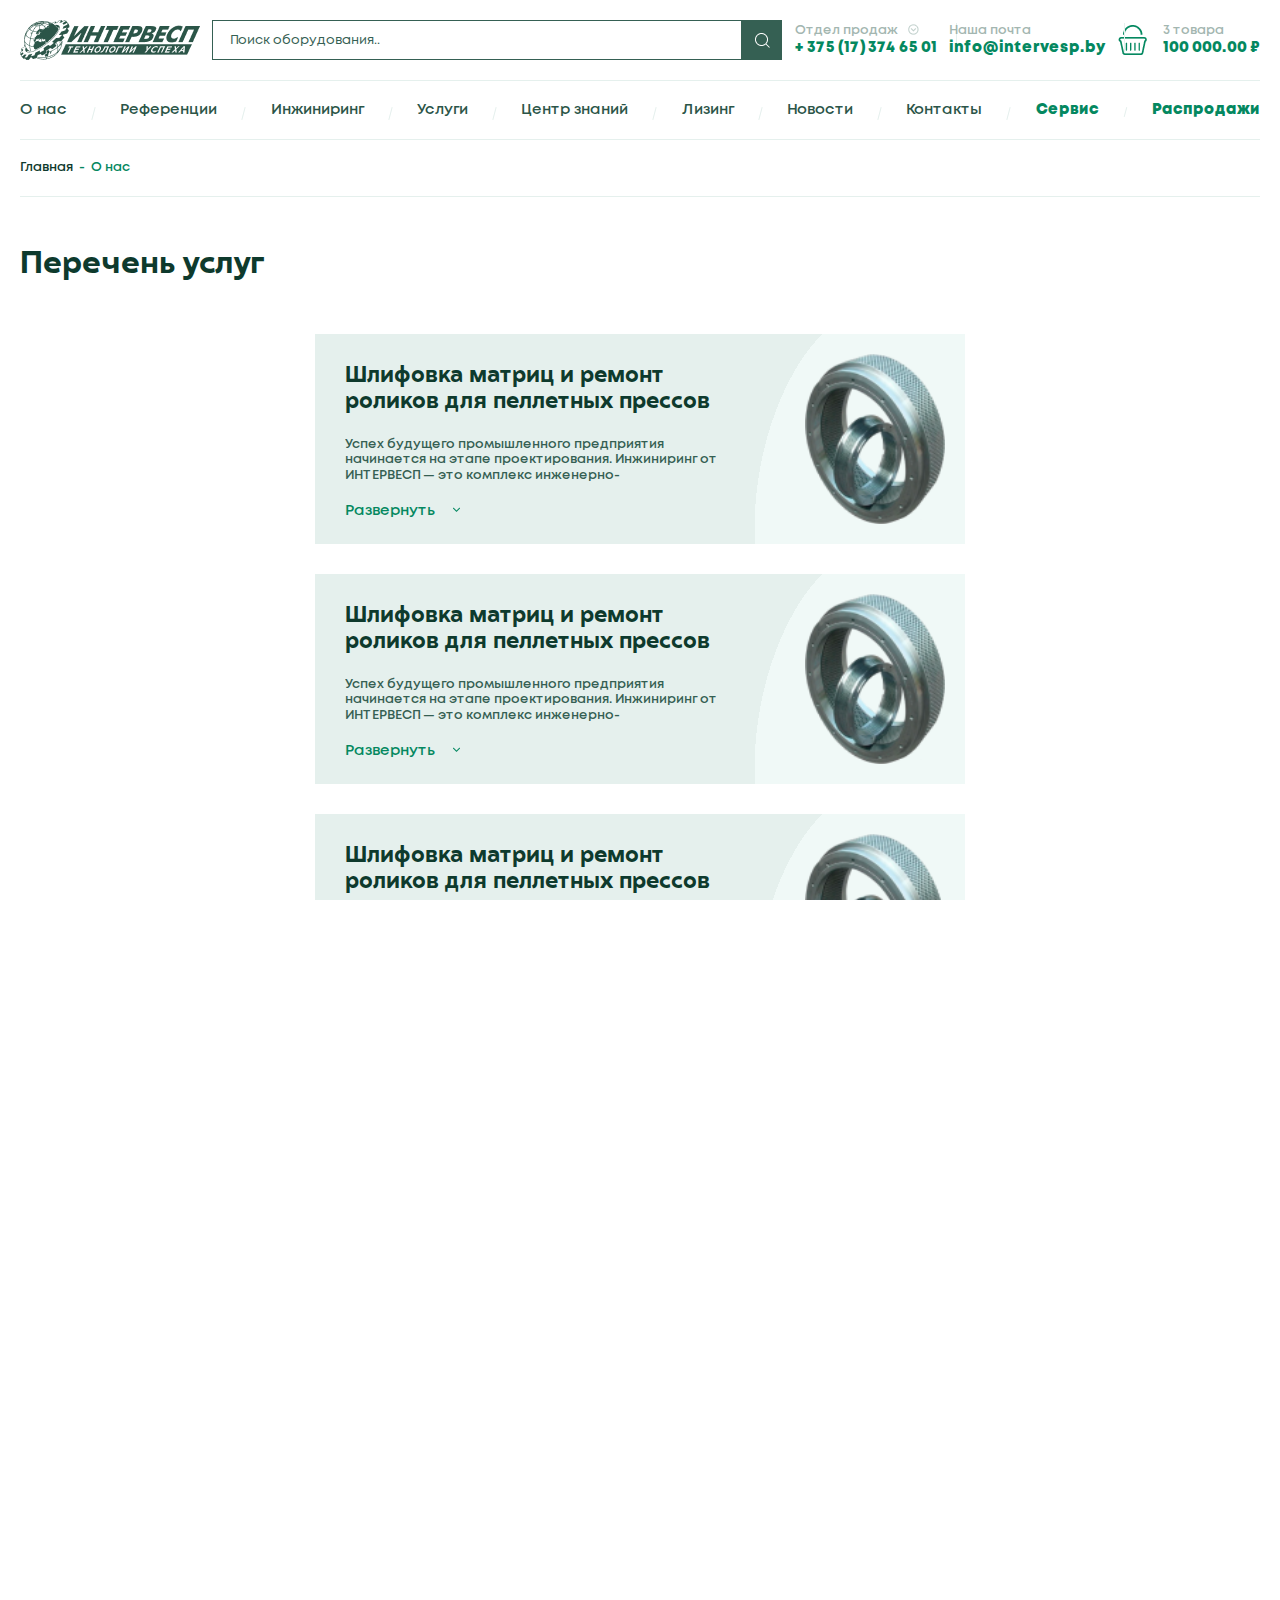
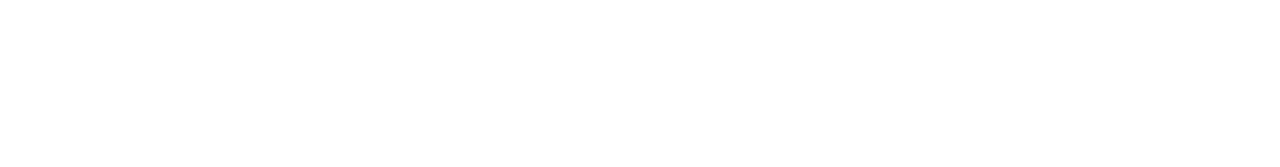
<file: services.html>
<!DOCTYPE html>
<html lang="en">
  <head>
    <meta charset="UTF-8" />
    <meta http-equiv="X-UA-Compatible" content="IE=edge" />
    <meta name="viewport" content="width=device-width, initial-scale=1.0" />
    <title>Intervesp</title>
    <link rel="stylesheet" href="assets/css/swiper-bundle.min.css" />
    <link rel="stylesheet" href="assets/css/main.css" />
  </head>
  <body>
    <header class="header">
      <div class="container">
        <div class="header__top">
          <div class="header__logo">
            <img src="assets/img/logo.png" alt="logo" />
          </div>
          <form action="">
            <input
              type="search"
              class="header__search"
              placeholder="Поиск оборудования.."
            />
            <input type="submit" class="header__button" value="" />
          </form>
          <div class="header__phone">
            <p class="text-small" id="open">
              Отдел продаж <img src="assets/img/open.png" alt="" />
            </p>
            <p class="text-standart" id="open2">+ 375 (17) 374 65 01</p>
            <div class="header__more">
              <p class="text-small">Многоканальный телефон</p>
              <p class="text-standart">+375 (17) 375 79 20</p>
              <div class="header__line"></div>
              <p class="text-small">Отдел продажи оборудования</p>
              <p class="text-standart">+375 (29) 669 93 68</p>
              <div class="header__line"></div>
              <p class="text-small">
                Отдел продажи инструмента и запасных частей
              </p>
              <p class="text-standart">+375 (29) 188 00 89</p>
            </div>
          </div>
          <div class="header__mail">
            <p class="text-small">Наша почта</p>
            <p class="text-standart">info@intervesp.by</p>
          </div>
          <div class="header__basket">
            <img src="assets/img/basket.png" alt="" />
            <div class="header__block">
              <p class="text-small">3 товара</p>
              <p class="text-standart">100 000.00 ₽</p>
            </div>
          </div>
        </div>
        <div class="line"></div>
        <nav class="header__menu">
          <ul>
            <li><a href="about-us.html">О нас</a></li>
            <li><a href="references.html">Референции</a></li>
            <li><a href="designing.html">Инжиниринг</a></li>
            <li><a href="services.html">Услуги</a></li>
            <li><a href="knowledge.html">Центр знаний</a></li>
            <li><a href="leasing.html">Лизинг</a></li>
            <li><a href="news.html">Новости</a></li>
            <li><a href="contact.html">Контакты</a></li>
            <li><a href="serv.html">Сервис</a></li>
            <li><a href="">Распродажи</a></li>
          </ul>
        </nav>
      </div>
    </header>
    <div class="container">
      <div class="bread-crumb">
        <a href="index.html">Главная</a>
        &nbsp;-&nbsp; О нас
      </div>
    </div>

<main>
  <div class="container">
    <div class="services">
      <h2 class="title">Перечень услуг</h2>
      <div class="services__content">
        <div class="services__item">
          <div class="services__wrapper">
            <div class="services__description">
                <h3>Шлифовка матриц и ремонт роликов для пеллетных прессов</h3>
                <p id="services__text" class="text-small">
                  Успех будущего промышленного предприятия начинается на этапе
                  проектирования. Инжиниринг от ИНТЕРВЕСП — это комплекс
                  инженерно-консультационных мер, от планирования и оснащения
                  производства до запуска и вывода Вашего предприятия на достижение
                  необходимой производительности с максимальными показателями по
                  окупаемости и качеству готовой продукции. Это готовые законченные
                  технические проекты, охватывающие все этапы запуска нового
                  производства в сфере деревообработки, металлообработки или
                  производстве мебели. Разработка проектной документации выполняется
                  лучшими специалистами отрасли, при необходимости мы также
                  привлекаем зарубежные консалтинговые компании.
                </p>
                <button class="services__button">Развернуть</button>
              </div>
              <div class="services__product">
                <img
                  src="assets/img/services__bg2.png"
                  alt=""
                  class="services__bg"
                />
                <img
                  src="assets/img/main-services-img.png"
                  alt=""
                  class="services__img"
                />
                <img src="assets/img/services__logo.png" alt="" class="services__logo"></img>
              </div>
          </div>
        </div>
        <div class="services__item">
            <div class="services__wrapper">
              <div class="services__description">
                  <h3>Шлифовка матриц и ремонт роликов для пеллетных прессов</h3>
                  <p id="services__text" class="text-small">
                    Успех будущего промышленного предприятия начинается на этапе
                    проектирования. Инжиниринг от ИНТЕРВЕСП — это комплекс
                    инженерно-консультационных мер, от планирования и оснащения
                    производства до запуска и вывода Вашего предприятия на достижение
                    необходимой производительности с максимальными показателями по
                    окупаемости и качеству готовой продукции. Это готовые законченные
                    технические проекты, охватывающие все этапы запуска нового
                    производства в сфере деревообработки, металлообработки или
                    производстве мебели. Разработка проектной документации выполняется
                    лучшими специалистами отрасли, при необходимости мы также
                    привлекаем зарубежные консалтинговые компании.
                  </p>
                  <button class="services__button">Развернуть</button>
                </div>
                <div class="services__product">
                  <img
                    src="assets/img/services__bg2.png"
                    alt=""
                    class="services__bg"
                  />
                  <img
                    src="assets/img/main-services-img.png"
                    alt=""
                    class="services__img"
                  />
                  <img src="assets/img/services__logo.png" alt="" class="services__logo"></img>
                </div>
            </div>
          </div>
          <div class="services__item">
            <div class="services__wrapper">
              <div class="services__description">
                  <h3>Шлифовка матриц и ремонт роликов для пеллетных прессов</h3>
                  <p id="services__text" class="text-small">
                    Успех будущего промышленного предприятия начинается на этапе
                    проектирования. Инжиниринг от ИНТЕРВЕСП — это комплекс
                    инженерно-консультационных мер, от планирования и оснащения
                    производства до запуска и вывода Вашего предприятия на достижение
                    необходимой производительности с максимальными показателями по
                    окупаемости и качеству готовой продукции. Это готовые законченные
                    технические проекты, охватывающие все этапы запуска нового
                    производства в сфере деревообработки, металлообработки или
                    производстве мебели. Разработка проектной документации выполняется
                    лучшими специалистами отрасли, при необходимости мы также
                    привлекаем зарубежные консалтинговые компании.
                  </p>
                  <button class="services__button">Развернуть</button>
                </div>
                <div class="services__product">
                  <img
                    src="assets/img/services__bg2.png"
                    alt=""
                    class="services__bg"
                  />
                  <img
                    src="assets/img/main-services-img.png"
                    alt=""
                    class="services__img"
                  />
                  <img src="assets/img/services__logo.png" alt="" class="services__logo"></img>
                </div>
            </div>
          </div>
          <div class="services__item">
            <div class="services__wrapper">
              <div class="services__description">
                  <h3>Шлифовка матриц и ремонт роликов для пеллетных прессов</h3>
                  <p id="services__text" class="text-small">
                    Успех будущего промышленного предприятия начинается на этапе
                    проектирования. Инжиниринг от ИНТЕРВЕСП — это комплекс
                    инженерно-консультационных мер, от планирования и оснащения
                    производства до запуска и вывода Вашего предприятия на достижение
                    необходимой производительности с максимальными показателями по
                    окупаемости и качеству готовой продукции. Это готовые законченные
                    технические проекты, охватывающие все этапы запуска нового
                    производства в сфере деревообработки, металлообработки или
                    производстве мебели. Разработка проектной документации выполняется
                    лучшими специалистами отрасли, при необходимости мы также
                    привлекаем зарубежные консалтинговые компании.
                  </p>
                  <button class="services__button">Развернуть</button>
                </div>
                <div class="services__product">
                  <img
                    src="assets/img/services__bg2.png"
                    alt=""
                    class="services__bg"
                  />
                  <img
                    src="assets/img/main-services-img.png"
                    alt=""
                    class="services__img"
                  />
                  <img src="assets/img/services__logo.png" alt="" class="services__logo"></img>
                </div>
            </div>
          </div>
      </div>
    </div>
  </div>
</main>
<footer class="footer">
  <div class="container">
      <div class="footer__top">
          <div class="footer__info">
              <div class="footer__logo">
                  <img src="assets/img/logo_contrast.png" alt="">
              </div>
              <div class="text-small">Наша компания является одним из самых крупных поставщиков станков не только в Минске, но и во всей Беларуси.</div>
              <div class="footer__socials">
                  <div class="footer__circle">
                      <svg xmlns="http://www.w3.org/2000/svg" width="20" height="20" fill="#2B5548" class="bi bi-instagram" viewBox="0 0 16 16">
                          <path d="M8 0C5.829 0 5.556.01 4.703.048 3.85.088 3.269.222 2.76.42a3.917 3.917 0 0 0-1.417.923A3.927 3.927 0 0 0 .42 2.76C.222 3.268.087 3.85.048 4.7.01 5.555 0 5.827 0 8.001c0 2.172.01 2.444.048 3.297.04.852.174 1.433.372 1.942.205.526.478.972.923 1.417.444.445.89.719 1.416.923.51.198 1.09.333 1.942.372C5.555 15.99 5.827 16 8 16s2.444-.01 3.298-.048c.851-.04 1.434-.174 1.943-.372a3.916 3.916 0 0 0 1.416-.923c.445-.445.718-.891.923-1.417.197-.509.332-1.09.372-1.942C15.99 10.445 16 10.173 16 8s-.01-2.445-.048-3.299c-.04-.851-.175-1.433-.372-1.941a3.926 3.926 0 0 0-.923-1.417A3.911 3.911 0 0 0 13.24.42c-.51-.198-1.092-.333-1.943-.372C10.443.01 10.172 0 7.998 0h.003zm-.717 1.442h.718c2.136 0 2.389.007 3.232.046.78.035 1.204.166 1.486.275.373.145.64.319.92.599.28.28.453.546.598.92.11.281.24.705.275 1.485.039.843.047 1.096.047 3.231s-.008 2.389-.047 3.232c-.035.78-.166 1.203-.275 1.485a2.47 2.47 0 0 1-.599.919c-.28.28-.546.453-.92.598-.28.11-.704.24-1.485.276-.843.038-1.096.047-3.232.047s-2.39-.009-3.233-.047c-.78-.036-1.203-.166-1.485-.276a2.478 2.478 0 0 1-.92-.598 2.48 2.48 0 0 1-.6-.92c-.109-.281-.24-.705-.275-1.485-.038-.843-.046-1.096-.046-3.233 0-2.136.008-2.388.046-3.231.036-.78.166-1.204.276-1.486.145-.373.319-.64.599-.92.28-.28.546-.453.92-.598.282-.11.705-.24 1.485-.276.738-.034 1.024-.044 2.515-.045v.002zm4.988 1.328a.96.96 0 1 0 0 1.92.96.96 0 0 0 0-1.92zm-4.27 1.122a4.109 4.109 0 1 0 0 8.217 4.109 4.109 0 0 0 0-8.217zm0 1.441a2.667 2.667 0 1 1 0 5.334 2.667 2.667 0 0 1 0-5.334z"/>
                      </svg>
                  </div>
                  <div class="footer__circle">
                      <svg xmlns="http://www.w3.org/2000/svg" width="21" height="16" fill="#2B5548" class="bi bi-youtube" viewBox="0 0 16 16">
                          <path d="M8.051 1.999h.089c.822.003 4.987.033 6.11.335a2.01 2.01 0 0 1 1.415 1.42c.101.38.172.883.22 1.402l.01.104.022.26.008.104c.065.914.073 1.77.074 1.957v.075c-.001.194-.01 1.108-.082 2.06l-.008.105-.009.104c-.05.572-.124 1.14-.235 1.558a2.007 2.007 0 0 1-1.415 1.42c-1.16.312-5.569.334-6.18.335h-.142c-.309 0-1.587-.006-2.927-.052l-.17-.006-.087-.004-.171-.007-.171-.007c-1.11-.049-2.167-.128-2.654-.26a2.007 2.007 0 0 1-1.415-1.419c-.111-.417-.185-.986-.235-1.558L.09 9.82l-.008-.104A31.4 31.4 0 0 1 0 7.68v-.123c.002-.215.01-.958.064-1.778l.007-.103.003-.052.008-.104.022-.26.01-.104c.048-.519.119-1.023.22-1.402a2.007 2.007 0 0 1 1.415-1.42c.487-.13 1.544-.21 2.654-.26l.17-.007.172-.006.086-.003.171-.007A99.788 99.788 0 0 1 7.858 2h.193zM6.4 5.209v4.818l4.157-2.408L6.4 5.209z"/>
                        </svg>
                  </div>
                  <div class="footer__circle">
                      <img src="assets/img/facebook.svg" alt="" class="footer__facebook">
                  </div>
              </div>
          </div>
          <div class="footer__menu">
              <h3>Навигация</h3>
              <ul>
                  <li><a href=""><img src="assets/img/footer_arrow.png" alt=""> О нас</a></li>
                  <li><a href=""><img src="assets/img/footer_arrow.png" alt=""> Референции</a></li>
                  <li><a href=""><img src="assets/img/footer_arrow.png" alt=""> Проектирование</a></li>
                  <li><a href=""><img src="assets/img/footer_arrow.png" alt=""> Услуги</a></li>
                  <li><a href=""><img src="assets/img/footer_arrow.png" alt=""> Центр обучения</a></li>
                  <li><a href=""><img src="assets/img/footer_arrow.png" alt=""> Техподдержка</a></li>
                  <li><a href=""><img src="assets/img/footer_arrow.png" alt=""> Лизинг</a></li>
                  <li><a href=""><img src="assets/img/footer_arrow.png" alt=""> Новости</a></li>
                  <li><a href=""><img src="assets/img/footer_arrow.png" alt=""> Контакты</a></li>
              </ul>
          </div>
          <div class="footer__contact">
              <h3>Контакты</h3>
              <div class="footer__block">
                  <p class="text-small">Многоканальный телефон</p>
                  <p class="text-standart">+375 (17) 375 79 20</p>
              </div>
              <div class="footer__block reverse">
                  <p class="text-standart">220000, Минск, ул. Харьковская, д. 58, офис 9н</p>
                  <p class="text-small">Юр. Адрес / Отдел продаж</p>
              </div>
              <div class="footer__block">
                  <p class="text-small">Отдел продажи инструмента 
                      и запасных частей</p>
                  <p class="text-standart">+375 (29) 188 00 89</p>
              </div>
              <div class="footer__block reverse">
                  <p class="text-standart">info@intervesp.by</p>
                  <p class="text-small">Электронный адрес</p>
              </div>
              <div class="footer__block">
                  <p class="text-small">Отдел продажи оборудования</p>
                  <p class="text-standart">+375 (29) 669 93 68</p>
              </div>
          </div>
      </div>
      <div class="line"></div>
      <div class="footer__bottom">
          <div class="footer__block">
              <p class="text-standart">© Copyright 2021. Все права защищены.</p>
              <p class="text-small">Политика конфиденциальности</p>
          </div>
          <div class="footer__links">
              <a href="">ДЕРЕВООБРАБАТЫВАЮЩЕЕ ОБОРУДОВАНИЕ</a>
              <a href="">МЕТАЛЛООБРАБАТЫВАЮЩЕЕ ОБОРУДОВАНИЕ</a>
              <a href="">ДЕРЕВОРЕЖУЩИЙ ИНСТРУМЕНТ</a>
          </div>
      </div>
  </div>
</footer>
<script src="assets/js/swiper-bundle.min.js"></script>
<script src="assets/js/popup-consultation.js"></script>
<script src="assets/js/popup-references.js"></script>
<script src="assets/js/script.js"></script>
</body>
</html>
</file>
<file: assets/css/main.css>
* {
  padding: 0;
  margin: 0;
  border: 0;
}

*,
*:before,
*:after {
  -webkit-box-sizing: border-box;
  box-sizing: border-box;
}

:focus,
:active {
  outline: none;
}

a:focus,
a:active {
  outline: none;
}

nav,
footer,
header,
aside {
  display: block;
}

html,
body {
  height: 100%;
  width: 100%;
  font-size: 100%;
  line-height: 1;
  font-size: 14px;
  -ms-text-size-adjust: 100%;
  -moz-text-size-adjust: 100%;
  -webkit-text-size-adjust: 100%;
}

input,
button,
textarea {
  display: block;
  font-family: inherit;
}

input::-ms-clear {
  display: none;
}

button {
  cursor: pointer;
  background-color: transparent;
}

button::-moz-focus-inner {
  padding: 0;
  border: 0;
}

a,
a:visited {
  text-decoration: none;
}

a:hover {
  text-decoration: none;
}

ul li {
  list-style: none;
}

img {
  vertical-align: top;
}

h1,
h2,
h3,
h4,
h5,
h6 {
  font-size: inherit;
  font-weight: 400;
}

@font-face {
  font-family: "Mont Regular";
  src: url("../fonts/Mont-Regular.woff") format("truetype");
  font-style: normal;
  font-weight: normal;
}
@font-face {
  font-family: "Mont SemiBold";
  src: url("../fonts/Mont-SemiBold.woff") format("truetype");
  font-style: normal;
  font-weight: normal;
}
@font-face {
  font-family: "Mont Heavy";
  src: url("../fonts/Mont-Heavy.woff") format("truetype");
  font-style: normal;
  font-weight: normal;
}
@font-face {
  font-family: "Matahari Regular";
  src: url("../fonts/Matahari-400Regular.woff") format("truetype");
  font-style: normal;
  font-weight: normal;
}
@font-face {
  font-family: "Matahari SemiBold";
  src: url("../fonts/Matahari-600SemiBold.woff") format("truetype");
  font-style: normal;
  font-weight: normal;
}
@font-face {
  font-family: "Matahari Heavy";
  src: url("../fonts/Matahari-800ExtraBold.woff") format("truetype");
  font-style: normal;
  font-weight: normal;
}
.header {
  padding: 20px 0;
}
.header__top {
  display: -webkit-box;
  display: -ms-flexbox;
  display: flex;
  -ms-flex-wrap: nowrap;
      flex-wrap: nowrap;
  -webkit-box-pack: justify;
      -ms-flex-pack: justify;
          justify-content: space-between;
  -webkit-box-align: center;
      -ms-flex-align: center;
          align-items: center;
  -webkit-box-orient: horizontal;
  -webkit-box-direction: normal;
      -ms-flex-direction: row;
          flex-direction: row;
  margin-bottom: 20px;
}
.header form {
  display: -webkit-box;
  display: -ms-flexbox;
  display: flex;
  -ms-flex-wrap: nowrap;
      flex-wrap: nowrap;
  -webkit-box-pack: justify;
      -ms-flex-pack: justify;
          justify-content: space-between;
  -webkit-box-align: center;
      -ms-flex-align: center;
          align-items: center;
  -webkit-box-orient: horizontal;
  -webkit-box-direction: normal;
      -ms-flex-direction: row;
          flex-direction: row;
  max-width: 570px;
  width: 100%;
}
.header__search {
  max-width: 540px;
  width: 100%;
  padding: 11px 0 11px 17px;
  border: 1px solid #356053;
}
.header__search::-webkit-input-placeholder {
  color: #356053;
  font-family: "Mont Regular";
  font-size: 13px;
}
.header__button {
  max-width: 40px;
  width: 100%;
  height: 40px;
  background-color: #356053;
  background-image: url(../img/search.png);
  background-repeat: no-repeat;
  background-position-x: center;
  background-position-y: center;
}
.header__phone, .header__mail {
  position: relative;
}
.header__phone::after, .header__mail::after {
  content: "";
  width: 1px;
  height: 30px;
  position: absolute;
  top: 0;
  right: -20px;
  background: #E5F0ED;
}
.header__phone {
  cursor: pointer;
}
.header__phone img {
  padding: 1px 0 0 7px;
}
.header__more {
  position: absolute;
  top: 45px;
  -webkit-transform: scaleY(0);
          transform: scaleY(0);
  -webkit-transform-origin: top;
          transform-origin: top;
  width: 250px;
  padding: 20px;
  background: #ffffff;
  -webkit-box-shadow: 0px 5px 15px rgba(11, 48, 37, 0.15);
          box-shadow: 0px 5px 15px rgba(11, 48, 37, 0.15);
  -webkit-transition: all ease 0.5s;
  transition: all ease 0.5s;
  z-index: 1;
  cursor: auto;
}
.header__more_active {
  -webkit-transform: scaleY(1);
          transform: scaleY(1);
}
.header__more .text-small {
  margin-bottom: 5px;
}
.header__more .header__line {
  margin: 10px 0;
}
.header__basket {
  display: -webkit-box;
  display: -ms-flexbox;
  display: flex;
  -ms-flex-wrap: nowrap;
      flex-wrap: nowrap;
  -webkit-box-pack: justify;
      -ms-flex-pack: justify;
          justify-content: space-between;
  -webkit-box-align: center;
      -ms-flex-align: center;
          align-items: center;
  -webkit-box-orient: horizontal;
  -webkit-box-direction: normal;
      -ms-flex-direction: row;
          flex-direction: row;
}
.header__basket img {
  margin-right: 15px;
}
.header .line {
  margin: 0 0 20px 0;
}
.header__menu {
  width: 100%;
  display: -webkit-box;
  display: -ms-flexbox;
  display: flex;
  -ms-flex-wrap: nowrap;
      flex-wrap: nowrap;
  -webkit-box-pack: justify;
      -ms-flex-pack: justify;
          justify-content: space-between;
  -webkit-box-align: center;
      -ms-flex-align: center;
          align-items: center;
  -webkit-box-orient: horizontal;
  -webkit-box-direction: normal;
      -ms-flex-direction: row;
          flex-direction: row;
}
.header__menu ul {
  width: 100%;
  display: -webkit-box;
  display: -ms-flexbox;
  display: flex;
  -ms-flex-wrap: nowrap;
      flex-wrap: nowrap;
  -webkit-box-pack: justify;
      -ms-flex-pack: justify;
          justify-content: space-between;
  -webkit-box-align: center;
      -ms-flex-align: center;
          align-items: center;
  -webkit-box-orient: horizontal;
  -webkit-box-direction: normal;
      -ms-flex-direction: row;
          flex-direction: row;
}
.header__menu li {
  font-family: "Mont SemiBold";
  font-size: 15px;
}
.header__menu li a {
  color: #2B5548;
  position: relative;
}
.header__menu li a::after {
  content: "";
  width: 1px;
  height: 13px;
  position: absolute;
  top: 4px;
  right: -27px;
  -webkit-transform: rotate(15deg);
          transform: rotate(15deg);
  background: #E5F0ED;
}
.header__menu li:nth-last-child(-n+2) {
  font-family: "Mont Heavy";
}
.header__menu li:nth-last-child(-n+2) a {
  color: #048860;
}
.header__menu li:nth-last-child(-n+2) a::after {
  content: "";
  width: 1px;
  height: 10px;
  position: absolute;
  top: 4px;
  right: -27px;
  background: #E5F0ED;
}
.header__menu li:last-child a::after {
  content: unset;
}
.header .text-small {
  color: #A3B6B0;
}
.header .text-standart {
  color: #048860;
}

.footer {
  background: #0E3A2D;
  padding: 50px 0 20px 0;
}
.footer__top {
  display: -webkit-box;
  display: -ms-flexbox;
  display: flex;
  -ms-flex-wrap: nowrap;
      flex-wrap: nowrap;
  -webkit-box-pack: justify;
      -ms-flex-pack: justify;
          justify-content: space-between;
  -webkit-box-align: unset;
      -ms-flex-align: unset;
          align-items: unset;
  -webkit-box-orient: horizontal;
  -webkit-box-direction: normal;
      -ms-flex-direction: row;
          flex-direction: row;
  margin-bottom: 30px;
}
.footer__info {
  max-width: 300px;
  width: 100%;
}
.footer__info .text-small {
  margin-bottom: 30px;
}
.footer__logo {
  margin-bottom: 30px;
}
.footer__socials {
  max-width: 180px;
  display: -webkit-box;
  display: -ms-flexbox;
  display: flex;
  -ms-flex-wrap: nowrap;
      flex-wrap: nowrap;
  -webkit-box-pack: justify;
      -ms-flex-pack: justify;
          justify-content: space-between;
  -webkit-box-align: center;
      -ms-flex-align: center;
          align-items: center;
  -webkit-box-orient: horizontal;
  -webkit-box-direction: normal;
      -ms-flex-direction: row;
          flex-direction: row;
}
.footer__circle {
  display: -webkit-box;
  display: -ms-flexbox;
  display: flex;
  -ms-flex-wrap: nowrap;
      flex-wrap: nowrap;
  -webkit-box-pack: center;
      -ms-flex-pack: center;
          justify-content: center;
  -webkit-box-align: center;
      -ms-flex-align: center;
          align-items: center;
  -webkit-box-orient: horizontal;
  -webkit-box-direction: normal;
      -ms-flex-direction: row;
          flex-direction: row;
  width: 40px;
  height: 40px;
  background: #ffffff;
  border-radius: 30px;
}
.footer__menu {
  max-width: 340px;
  width: 100%;
}
.footer__menu ul {
  width: 100%;
  display: -webkit-box;
  display: -ms-flexbox;
  display: flex;
  -ms-flex-wrap: wrap;
      flex-wrap: wrap;
  -webkit-box-pack: justify;
      -ms-flex-pack: justify;
          justify-content: space-between;
  -webkit-box-align: center;
      -ms-flex-align: center;
          align-items: center;
  -webkit-box-orient: horizontal;
  -webkit-box-direction: normal;
      -ms-flex-direction: row;
          flex-direction: row;
}
.footer__menu li {
  max-width: 150px;
  width: 100%;
  margin-bottom: 20px;
}
.footer__menu a {
  position: relative;
  font-family: "Mont SemiBold";
  font-size: 15px;
  color: #C1D0CC;
  -webkit-transition: all ease 0.4s;
  transition: all ease 0.4s;
}
.footer__menu a img {
  position: absolute;
  left: 0;
  padding-top: 3px;
  -webkit-transform: scaleX(0);
          transform: scaleX(0);
  -webkit-transform-origin: left;
          transform-origin: left;
  -webkit-transition: all ease 0.4s;
  transition: all ease 0.4s;
}
.footer__menu a:hover {
  padding-left: 25px;
  color: #ffffff;
}
.footer__menu a:hover img {
  margin-right: 10px;
  -webkit-transform: scaleX(1);
          transform: scaleX(1);
}
.footer__contact {
  display: -webkit-box;
  display: -ms-flexbox;
  display: flex;
  -ms-flex-wrap: wrap;
      flex-wrap: wrap;
  -webkit-box-pack: justify;
      -ms-flex-pack: justify;
          justify-content: space-between;
  -webkit-box-align: center;
      -ms-flex-align: center;
          align-items: center;
  -webkit-box-orient: horizontal;
  -webkit-box-direction: normal;
      -ms-flex-direction: row;
          flex-direction: row;
  max-width: 550px;
}
.footer__contact h3 {
  -ms-flex-preferred-size: 100%;
      flex-basis: 100%;
}
.footer__block {
  max-width: 240px;
  width: 100%;
  margin-bottom: 25px;
}
.footer__block .text-small {
  margin-bottom: 5px;
}
.footer .reverse .text-small {
  margin-bottom: 0;
}
.footer .reverse .text-standart {
  margin-bottom: 5px;
}
.footer .line {
  margin-top: 0;
  margin-bottom: 30px;
  background: #2B5548;
}
.footer__bottom {
  display: -webkit-box;
  display: -ms-flexbox;
  display: flex;
  -ms-flex-wrap: nowrap;
      flex-wrap: nowrap;
  -webkit-box-pack: justify;
      -ms-flex-pack: justify;
          justify-content: space-between;
  -webkit-box-align: center;
      -ms-flex-align: center;
          align-items: center;
  -webkit-box-orient: horizontal;
  -webkit-box-direction: normal;
      -ms-flex-direction: row;
          flex-direction: row;
}
.footer__bottom .footer__block {
  max-width: 310px;
  margin-bottom: 0;
}
.footer__bottom .text-standart {
  font-family: "Mont SemiBold";
  margin-bottom: 10px;
}
.footer__bottom .text-small {
  margin-bottom: 0;
}
.footer__links {
  max-width: 900px;
  width: 100%;
  display: -webkit-box;
  display: -ms-flexbox;
  display: flex;
  -ms-flex-wrap: nowrap;
      flex-wrap: nowrap;
  -webkit-box-pack: justify;
      -ms-flex-pack: justify;
          justify-content: space-between;
  -webkit-box-align: center;
      -ms-flex-align: center;
          align-items: center;
  -webkit-box-orient: horizontal;
  -webkit-box-direction: normal;
      -ms-flex-direction: row;
          flex-direction: row;
}
.footer__links a {
  font-family: "Mont Heavy";
  font-size: 13px;
  color: #ffffff;
  position: relative;
}
.footer__links a::after {
  content: "";
  width: 1px;
  height: 15px;
  position: absolute;
  top: -1px;
  right: -20px;
  -webkit-transform: rotate(15deg);
          transform: rotate(15deg);
  background: #356053;
}
.footer__links a:last-child::after {
  content: unset;
}
.footer h3 {
  color: #ffffff;
  margin-bottom: 30px;
}
.footer .text-small {
  color: #C1D0CC;
}
.footer .text-standart {
  color: #ffffff;
}

.main-screen {
  background: url(../img/main-screen-bg.png) no-repeat right center;
  background-size: cover;
  padding: 50px 0;
}
.main-screen .container {
  display: -webkit-box;
  display: -ms-flexbox;
  display: flex;
  -ms-flex-wrap: nowrap;
      flex-wrap: nowrap;
  -webkit-box-pack: justify;
      -ms-flex-pack: justify;
          justify-content: space-between;
  -webkit-box-align: center;
      -ms-flex-align: center;
          align-items: center;
  -webkit-box-orient: horizontal;
  -webkit-box-direction: normal;
      -ms-flex-direction: row;
          flex-direction: row;
}
.main-screen__left {
  max-width: 320px;
  width: 100%;
}
.main-screen__catalog {
  background: #2B5548;
  padding: 30px 20px;
  margin-bottom: 50px;
}
.main-screen__catalog .title {
  color: #ffffff;
  position: relative;
  margin-bottom: 30px;
}
.main-screen__catalog .title img {
  position: absolute;
  right: 0;
  top: 0;
}
.main-screen__group {
  display: -webkit-box;
  display: -ms-flexbox;
  display: flex;
  -ms-flex-wrap: nowrap;
      flex-wrap: nowrap;
  -webkit-box-pack: justify;
      -ms-flex-pack: justify;
          justify-content: space-between;
  -webkit-box-align: center;
      -ms-flex-align: center;
          align-items: center;
  -webkit-box-orient: horizontal;
  -webkit-box-direction: normal;
      -ms-flex-direction: row;
          flex-direction: row;
}
.main-screen__group .text-standart {
  color: #ffffff;
  max-width: 220px;
}
.main-screen .line {
  margin: 20px 0;
  background: #F2F9F7;
}
.main-screen__right {
  display: -webkit-box;
  display: -ms-flexbox;
  display: flex;
  -ms-flex-wrap: wrap;
      flex-wrap: wrap;
  -webkit-box-pack: unset;
      -ms-flex-pack: unset;
          justify-content: unset;
  -webkit-box-align: center;
      -ms-flex-align: center;
          align-items: center;
  -webkit-box-orient: horizontal;
  -webkit-box-direction: normal;
      -ms-flex-direction: row;
          flex-direction: row;
  max-width: 970px;
  width: 100%;
}
.main-screen__right .title {
  -ms-flex-preferred-size: 100%;
      flex-basis: 100%;
  color: #ffffff;
  margin-bottom: 25px;
}
.main-screen__equipment {
  display: -webkit-box;
  display: -ms-flexbox;
  display: flex;
  -ms-flex-wrap: nowrap;
      flex-wrap: nowrap;
  -webkit-box-pack: center;
      -ms-flex-pack: center;
          justify-content: center;
  -webkit-box-align: center;
      -ms-flex-align: center;
          align-items: center;
  -webkit-box-orient: horizontal;
  -webkit-box-direction: normal;
      -ms-flex-direction: row;
          flex-direction: row;
  position: relative;
  overflow: hidden;
  background: url(../img/equipment-for-metalworking.png) no-repeat center center;
  background-size: cover;
  max-width: 270px;
  width: 100%;
  height: 170px;
  margin: 20px 20px 0 0;
  text-align: center;
  -webkit-transition: all ease 0.4s;
  transition: all ease 0.4s;
}
.main-screen__equipment p {
  position: relative;
  font-family: "Mont Heavy";
  font-size: 17px;
  color: #ffffff;
  max-width: 220px;
  height: 40px;
  margin: 0 auto;
  -webkit-transition: all ease 0.4s;
  transition: all ease 0.4s;
}
.main-screen__equipment p::before {
  content: "";
  height: 1px;
  width: 60px;
  background: #ffffff;
  position: absolute;
  top: -13px;
  left: 80px;
  -webkit-transition: all ease 0.4s;
  transition: all ease 0.4s;
}
.main-screen__equipment p::after {
  content: "";
  height: 1px;
  width: 60px;
  background: #ffffff;
  position: absolute;
  bottom: -13px;
  left: 80px;
  -webkit-transition: all ease 0.4s;
  transition: all ease 0.4s;
}
.main-screen__equipment:hover {
  background: url(../img/main_bg.png) center center no-repeat;
  background-size: cover;
}
.main-screen__equipment:hover p::before {
  top: -26px;
}
.main-screen__equipment:hover p::after {
  bottom: -26px;
}
.main-screen__equipment:hover .main-screen__rectangle-top {
  left: -30px;
}
.main-screen__equipment:hover .main-screen__rectangle-bottom {
  bottom: -30px;
}
.main-screen__rectangle-top {
  position: absolute;
  top: 0;
  left: 0;
  -webkit-transition: all ease 0.4s;
  transition: all ease 0.4s;
}
.main-screen__rectangle-bottom {
  position: absolute;
  bottom: 0;
  right: 0;
  -webkit-transition: all ease 0.4s;
  transition: all ease 0.4s;
}

.woodworking {
  display: -webkit-box;
  display: -ms-flexbox;
  display: flex;
  -ms-flex-wrap: wrap;
      flex-wrap: wrap;
  -webkit-box-pack: justify;
      -ms-flex-pack: justify;
          justify-content: space-between;
  -webkit-box-align: unset;
      -ms-flex-align: unset;
          align-items: unset;
  -webkit-box-orient: horizontal;
  -webkit-box-direction: normal;
      -ms-flex-direction: row;
          flex-direction: row;
}
.woodworking__img {
  -ms-flex-preferred-size: 50%;
      flex-basis: 50%;
  margin-bottom: 40px;
}
.woodworking__img img {
  -o-object-fit: cover;
     object-fit: cover;
}
.woodworking__info {
  -ms-flex-preferred-size: 45%;
      flex-basis: 45%;
  margin-bottom: 40px;
}
.woodworking__info .title {
  color: #0E3A2D;
  margin-bottom: 30px;
}
.woodworking__info .text-standart {
  font-family: "Mont Regular";
  color: #2B5548;
  line-height: 110%;
}
.woodworking__info .text-standart b {
  font-family: "Mont SemiBold";
}
.woodworking .text-small {
  -ms-flex-preferred-size: 40%;
      flex-basis: 40%;
  background: url(../img/main_bg.png) center center no-repeat;
  background-size: cover;
  padding: 20px;
  color: #ffffff;
  margin-top: -90px;
}
.woodworking__statistics {
  -ms-flex-preferred-size: 57%;
      flex-basis: 57%;
  display: -webkit-box;
  display: -ms-flexbox;
  display: flex;
  -ms-flex-wrap: wrap;
      flex-wrap: wrap;
  -webkit-box-pack: justify;
      -ms-flex-pack: justify;
          justify-content: space-between;
  -webkit-box-align: unset;
      -ms-flex-align: unset;
          align-items: unset;
  -webkit-box-orient: horizontal;
  -webkit-box-direction: normal;
      -ms-flex-direction: row;
          flex-direction: row;
}
.woodworking__statistics .text-standart {
  color: #748D86;
  -ms-flex-preferred-size: 53%;
      flex-basis: 53%;
}
.woodworking__statistics .button {
  -ms-flex-preferred-size: 40%;
      flex-basis: 40%;
}
.woodworking__block {
  -ms-flex-preferred-size: 100%;
      flex-basis: 100%;
  max-height: 127px;
  padding: 30px;
  margin-bottom: 30px;
  border: 1px solid #E5F0ED;
  display: -webkit-box;
  display: -ms-flexbox;
  display: flex;
  -ms-flex-wrap: nowrap;
      flex-wrap: nowrap;
  -webkit-box-pack: justify;
      -ms-flex-pack: justify;
          justify-content: space-between;
  -webkit-box-align: unset;
      -ms-flex-align: unset;
          align-items: unset;
  -webkit-box-orient: horizontal;
  -webkit-box-direction: normal;
      -ms-flex-direction: row;
          flex-direction: row;
}
.woodworking__group {
  max-width: 170px;
}
.woodworking__group .title {
  color: #048860;
  margin-bottom: 10px;
}
.woodworking__group .text-standart {
  font-family: "Mont Regular";
  color: #748D86;
}
.woodworking__line {
  width: 1px;
  height: 100%;
  background: #E5F0ED;
}

.main-services {
  display: -webkit-box;
  display: -ms-flexbox;
  display: flex;
  -ms-flex-wrap: wrap;
      flex-wrap: wrap;
  -webkit-box-pack: justify;
      -ms-flex-pack: justify;
          justify-content: space-between;
  -webkit-box-align: center;
      -ms-flex-align: center;
          align-items: center;
  -webkit-box-orient: horizontal;
  -webkit-box-direction: normal;
      -ms-flex-direction: row;
          flex-direction: row;
}
.main-services .title {
  -ms-flex-preferred-size: 80%;
      flex-basis: 80%;
  color: #0E3A2D;
  margin-bottom: 30px;
}
.main-services .text-standart {
  -ms-flex-preferred-size: 20%;
      flex-basis: 20%;
  font-family: "Mont SemiBold";
  text-align: right;
  color: #048860;
  margin-bottom: 30px;
}
.main-services .text-standart img {
  margin-left: 16px;
  padding-top: 3px;
}
.main-services__block {
  max-width: 420px;
  width: 100%;
  display: -webkit-box;
  display: -ms-flexbox;
  display: flex;
  -ms-flex-wrap: nowrap;
      flex-wrap: nowrap;
  -webkit-box-pack: justify;
      -ms-flex-pack: justify;
          justify-content: space-between;
  -webkit-box-align: center;
      -ms-flex-align: center;
          align-items: center;
  -webkit-box-orient: horizontal;
  -webkit-box-direction: normal;
      -ms-flex-direction: row;
          flex-direction: row;
  background: #E5F0ED;
  padding: 30px 10px 30px 20px;
}
.main-services__group {
  max-width: 230px;
}
.main-services h3 {
  margin-bottom: 15px;
}

.map .title {
  color: #0E3A2D;
  margin-bottom: 30px;
}
.map img {
  margin-bottom: 30px;
}
.map .text-standart {
  font-family: "Mont SemiBold";
  color: #2B5548;
}

.our-partners {
  display: -webkit-box;
  display: -ms-flexbox;
  display: flex;
  -ms-flex-wrap: wrap;
      flex-wrap: wrap;
  -webkit-box-pack: justify;
      -ms-flex-pack: justify;
          justify-content: space-between;
  -webkit-box-align: center;
      -ms-flex-align: center;
          align-items: center;
  -webkit-box-orient: horizontal;
  -webkit-box-direction: normal;
      -ms-flex-direction: row;
          flex-direction: row;
}
.our-partners .title {
  color: #0E3A2D;
  margin-bottom: 45px;
}
.our-partners__arrows {
  display: -webkit-box;
  display: -ms-flexbox;
  display: flex;
  -ms-flex-wrap: nowrap;
      flex-wrap: nowrap;
  -webkit-box-pack: justify;
      -ms-flex-pack: justify;
          justify-content: space-between;
  -webkit-box-align: center;
      -ms-flex-align: center;
          align-items: center;
  -webkit-box-orient: horizontal;
  -webkit-box-direction: normal;
      -ms-flex-direction: row;
          flex-direction: row;
  max-width: 90px;
  width: 100%;
  height: 40px;
  margin-bottom: 40px;
}
.our-partners__arrows svg {
  cursor: pointer;
  -webkit-transition: all ease 0.4s;
  transition: all ease 0.4s;
}
.our-partners__slide {
  max-width: 150px;
}
.our-partners .swiper-button-disabled {
  fill: #C1D0CC;
}

.main-news {
  display: -webkit-box;
  display: -ms-flexbox;
  display: flex;
  -ms-flex-wrap: wrap;
      flex-wrap: wrap;
  -webkit-box-pack: justify;
      -ms-flex-pack: justify;
          justify-content: space-between;
  -webkit-box-align: center;
      -ms-flex-align: center;
          align-items: center;
  -webkit-box-orient: horizontal;
  -webkit-box-direction: normal;
      -ms-flex-direction: row;
          flex-direction: row;
  margin-bottom: 50px;
}
.main-news .title {
  color: #0E3A2D;
  margin-bottom: 45px;
}
.main-news__navigation {
  display: -webkit-box;
  display: -ms-flexbox;
  display: flex;
  -ms-flex-wrap: nowrap;
      flex-wrap: nowrap;
  -webkit-box-pack: justify;
      -ms-flex-pack: justify;
          justify-content: space-between;
  -webkit-box-align: center;
      -ms-flex-align: center;
          align-items: center;
  -webkit-box-orient: horizontal;
  -webkit-box-direction: normal;
      -ms-flex-direction: row;
          flex-direction: row;
  max-width: 290px;
  width: 100%;
}
.main-news__link {
  position: relative;
  font-family: "Mont SemiBold";
  font-size: 15px;
  color: #048860;
  margin-bottom: 40px;
}
.main-news__link::after {
  content: "";
  position: absolute;
  top: 0;
  right: -30px;
  background: url(../img/main-news_link.png) center center no-repeat;
  width: 15px;
  height: 15px;
}
.main-news__arrows {
  display: -webkit-box;
  display: -ms-flexbox;
  display: flex;
  -ms-flex-wrap: nowrap;
      flex-wrap: nowrap;
  -webkit-box-pack: justify;
      -ms-flex-pack: justify;
          justify-content: space-between;
  -webkit-box-align: center;
      -ms-flex-align: center;
          align-items: center;
  -webkit-box-orient: horizontal;
  -webkit-box-direction: normal;
      -ms-flex-direction: row;
          flex-direction: row;
  max-width: 90px;
  width: 100%;
  height: 40px;
  margin-bottom: 40px;
}
.main-news__arrows svg {
  cursor: pointer;
  -webkit-transition: all ease 0.4s;
  transition: all ease 0.4s;
}
.main-news__slide {
  position: relative;
  max-width: 650px;
  width: 100%;
}
.main-news .swiper-button-disabled {
  fill: #c1d0cc;
}
.main-news__block {
  max-width: 410px;
  position: absolute;
  bottom: 10px;
  left: 10px;
  padding: 20px;
  background: url(../img/buttonTarget.png) no-repeat center center;
  background-size: cover;
  -webkit-transition: all ease 0.4s;
  transition: all ease 0.4s;
}
.main-news__block .text-standart {
  font-family: "Mont SemiBold";
  color: #ffffff;
  margin-bottom: 15px;
}
.main-news__block .text-small {
  color: #ffffff;
}
.main-news__block .text-small img {
  padding-top: 3px;
  margin-left: 10px;
}
.main-news__block:hover {
  background: url(../img/main_bg.png) no-repeat center center;
  background-size: cover;
}

.bread-crumb {
  width: 100%;
  padding: 20px 0;
  border: 1px solid #E5F0ED;
  border-right: 0;
  border-left: 0;
  margin-bottom: 50px;
  font-family: "Mont SemiBold";
  font-size: 13px;
  color: #048860;
}
.bread-crumb a {
  color: #0E3A2D;
}

.about-us {
  display: -webkit-box;
  display: -ms-flexbox;
  display: flex;
  -ms-flex-wrap: nowrap;
      flex-wrap: nowrap;
  -webkit-box-pack: justify;
      -ms-flex-pack: justify;
          justify-content: space-between;
  -webkit-box-align: unset;
      -ms-flex-align: unset;
          align-items: unset;
  -webkit-box-orient: horizontal;
  -webkit-box-direction: normal;
      -ms-flex-direction: row;
          flex-direction: row;
}
.about-us__info {
  max-width: 650px;
  width: 100%;
}
.about-us__img {
  max-width: 650px;
  width: 100%;
}
.about-us__img img {
  -o-object-fit: cover;
     object-fit: cover;
}
.about-us .title {
  color: #0E3A2D;
  margin-bottom: 30px;
}
.about-us .text-standart {
  font-family: "Mont Regular";
  color: #2B5548;
  margin-bottom: 30px;
}
.about-us .button {
  display: inline-block;
  padding: 20px 40px;
}

.statistic {
  display: -webkit-box;
  display: -ms-flexbox;
  display: flex;
  -ms-flex-wrap: nowrap;
      flex-wrap: nowrap;
  -webkit-box-pack: justify;
      -ms-flex-pack: justify;
          justify-content: space-between;
  -webkit-box-align: center;
      -ms-flex-align: center;
          align-items: center;
  -webkit-box-orient: horizontal;
  -webkit-box-direction: normal;
      -ms-flex-direction: row;
          flex-direction: row;
}
.statistic__block {
  max-width: 305px;
  height: 220px;
  width: 100%;
  padding: 32px 40px 30px 40px;
  background: #F2F9F7;
}
.statistic__sub-title {
  height: 50px;
  font-family: "Matahari Heavy";
  font-size: 40px;
  color: #048860;
  margin-bottom: 20px;
}
.statistic .text-standart {
  font-family: "Mont SemiBold";
  color: #0E3A2D;
  margin-bottom: 20px;
}
.statistic .text-small {
  color: #0E3A2D;
}

.main-activities .title {
  color: #0E3A2D;
  margin-bottom: 50px;
}
.main-activities__content {
  position: relative;
  max-width: 1180px;
  width: 100%;
  margin: 0 auto 50px auto;
  padding: 140px 335px;
}
.main-activities__arrow {
  position: absolute;
}
.main-activities .arrow1 {
  top: 155px;
  left: 325px;
  -webkit-transform: rotate(-40deg);
          transform: rotate(-40deg);
}
.main-activities .arrow2 {
  top: 45px;
  left: 475px;
}
.main-activities .arrow3 {
  top: 72px;
  right: 448px;
  -webkit-transform: rotate(60deg);
          transform: rotate(60deg);
}
.main-activities .arrow4 {
  top: 188px;
  right: 296px;
  -webkit-transform: rotate(85deg);
          transform: rotate(85deg);
}
.main-activities .arrow5 {
  top: 400px;
  right: 240px;
}
.main-activities .arrow6 {
  bottom: 151px;
  right: 340px;
  -webkit-transform: rotate(30deg);
          transform: rotate(30deg);
}
.main-activities .arrow7 {
  bottom: 57px;
  left: 486px;
  -webkit-transform: rotate(210deg);
          transform: rotate(210deg);
}
.main-activities .arrow8 {
  bottom: 183px;
  left: 301px;
  -webkit-transform: rotate(270deg);
          transform: rotate(270deg);
}
.main-activities .arrow9 {
  top: 345px;
  left: 255px;
  -webkit-transform: rotate(290deg);
          transform: rotate(290deg);
}
.main-activities .text-standart {
  position: absolute;
  font-family: "Mont Regular";
  max-width: 300px;
  color: #2B5548;
  text-align: center;
}
.main-activities .text1 {
  top: 215px;
  left: 105px;
}
.main-activities .text2 {
  top: 0;
  left: 209px;
  max-width: 380px;
}
.main-activities .text3 {
  top: 20px;
  right: 230px;
}
.main-activities .text4 {
  top: 145px;
  right: 60px;
}
.main-activities .text5 {
  bottom: 310px;
  right: 0;
}
.main-activities .text6 {
  bottom: 80px;
  right: 120px;
}
.main-activities .text7 {
  max-width: 200px;
  bottom: 0;
  left: 430px;
}
.main-activities .text8 {
  bottom: 150px;
  left: 110px;
}
.main-activities .text9 {
  bottom: 340px;
  left: 0;
}
.main-activities__buttons {
  display: -webkit-box;
  display: -ms-flexbox;
  display: flex;
  -ms-flex-wrap: nowrap;
      flex-wrap: nowrap;
  -webkit-box-pack: justify;
      -ms-flex-pack: justify;
          justify-content: space-between;
  -webkit-box-align: center;
      -ms-flex-align: center;
          align-items: center;
  -webkit-box-orient: horizontal;
  -webkit-box-direction: normal;
      -ms-flex-direction: row;
          flex-direction: row;
  max-width: 640px;
  width: 100%;
  margin: 0 auto;
}
.main-activities .button {
  max-width: 300px;
  width: 100%;
}
.main-activities__link {
  text-align: center;
  padding: 20px 15px;
  font-family: "Mont Heavy";
  font-size: 17px;
  background: #ffffff;
  color: #048860;
  border: 3px solid #E5F0ED;
}

.popup-consultation {
  position: fixed;
  width: 100%;
  height: 100%;
  top: -300%;
  left: 0;
  z-index: 10;
  background: rgba(0, 0, 0, 0.6);
  -webkit-transition: all ease 1s;
  transition: all ease 1s;
}
.popup-consultation__body {
  min-height: 100%;
  display: -webkit-box;
  display: -ms-flexbox;
  display: flex;
  -webkit-box-align: center;
      -ms-flex-align: center;
          align-items: center;
  margin: 0 auto;
  max-width: 920px;
  width: 100%;
}
.popup-consultation__content {
  position: relative;
  padding: 40px;
  width: 100%;
  background: #ffffff;
  border-radius: 5px;
}
.popup-consultation__top {
  display: -webkit-box;
  display: -ms-flexbox;
  display: flex;
  -ms-flex-wrap: nowrap;
      flex-wrap: nowrap;
  -webkit-box-pack: justify;
      -ms-flex-pack: justify;
          justify-content: space-between;
  -webkit-box-align: center;
      -ms-flex-align: center;
          align-items: center;
  -webkit-box-orient: horizontal;
  -webkit-box-direction: normal;
      -ms-flex-direction: row;
          flex-direction: row;
  width: 100%;
  margin-bottom: 30px;
}
.popup-consultation .title {
  color: #0E3A2D;
}
.popup-consultation__close {
  cursor: pointer;
}
.popup-consultation form {
  display: -webkit-box;
  display: -ms-flexbox;
  display: flex;
  -ms-flex-wrap: wrap;
      flex-wrap: wrap;
  -webkit-box-pack: justify;
      -ms-flex-pack: justify;
          justify-content: space-between;
  -webkit-box-align: center;
      -ms-flex-align: center;
          align-items: center;
  -webkit-box-orient: horizontal;
  -webkit-box-direction: normal;
      -ms-flex-direction: row;
          flex-direction: row;
  width: 100%;
}
.popup-consultation__input {
  position: relative;
  -ms-flex-preferred-size: 45%;
      flex-basis: 45%;
  height: 65px;
  margin-bottom: 30px;
}
.popup-consultation input {
  width: 100%;
  font-family: "Matahari SemiBold";
  font-size: 22px;
  color: #048860;
  padding-bottom: 13px;
  border: 0;
  border-bottom: 3px solid #E5F0ED;
  -webkit-transition: all ease 0.3s;
  transition: all ease 0.3s;
}
.popup-consultation input:valid {
  border-bottom: 3px solid #048860;
}
.popup-consultation label {
  position: absolute;
  left: 0;
  bottom: 0;
  font-family: "Mont SemiBold";
  font-size: 13px;
  color: #748D86;
}
.popup-consultation .button {
  max-width: 320px;
  margin: 0 auto;
  color: #ffffff;
  cursor: pointer;
}

.solutions {
  display: -webkit-box;
  display: -ms-flexbox;
  display: flex;
  -ms-flex-wrap: nowrap;
      flex-wrap: nowrap;
  -webkit-box-pack: justify;
      -ms-flex-pack: justify;
          justify-content: space-between;
  -webkit-box-align: unset;
      -ms-flex-align: unset;
          align-items: unset;
  -webkit-box-orient: horizontal;
  -webkit-box-direction: normal;
      -ms-flex-direction: row;
          flex-direction: row;
}
.solutions__img {
  max-width: 650px;
}
.solutions__img img {
  width: 100%;
  -o-object-fit: cover;
     object-fit: cover;
}
.solutions__info {
  max-width: 650px;
  width: 100%;
}
.solutions .title {
  color: #0E3A2D;
  margin-bottom: 30px;
}
.solutions__block {
  padding-left: 15px;
  margin-bottom: 25px;
  border-left: 3px solid #048860;
}
.solutions__block:last-child {
  margin-bottom: 0;
}
.solutions .text-standart {
  font-family: "Mont SemiBold";
  color: #0E3A2D;
}
.solutions .text-small {
  color: #048860;
}

.us-references {
  display: -webkit-box;
  display: -ms-flexbox;
  display: flex;
  -ms-flex-wrap: wrap;
      flex-wrap: wrap;
  -webkit-box-pack: justify;
      -ms-flex-pack: justify;
          justify-content: space-between;
  -webkit-box-align: center;
      -ms-flex-align: center;
          align-items: center;
  -webkit-box-orient: horizontal;
  -webkit-box-direction: normal;
      -ms-flex-direction: row;
          flex-direction: row;
  margin-bottom: 50px;
}
.us-references .title {
  color: #0E3A2D;
  margin-bottom: 30px;
}
.us-references a {
  position: relative;
  color: #048860;
  margin-bottom: 30px;
  margin-right: 31px;
}
.us-references a::after {
  content: "";
  position: absolute;
  width: 13px;
  height: 16px;
  background: url(../img/us-references_link.png) no-repeat center center;
  right: -31px;
  top: 0;
}
.us-references__content {
  width: 100%;
  display: -webkit-box;
  display: -ms-flexbox;
  display: flex;
  -ms-flex-wrap: wrap;
      flex-wrap: wrap;
  -webkit-box-pack: justify;
      -ms-flex-pack: justify;
          justify-content: space-between;
  -webkit-box-align: center;
      -ms-flex-align: center;
          align-items: center;
  -webkit-box-orient: horizontal;
  -webkit-box-direction: normal;
      -ms-flex-direction: row;
          flex-direction: row;
}
.us-references__block {
  max-width: 420px;
  width: 100%;
  padding: 20px;
  -webkit-box-shadow: 0px 5px 25px rgba(12, 58, 47, 0.05);
          box-shadow: 0px 5px 25px rgba(12, 58, 47, 0.05);
}
.us-references__block p {
  font-family: "Mont Heavy";
  font-size: 15px;
  color: #0E3A2D;
  margin-bottom: 20px;
}
.us-references__block a {
  position: relative;
  font-family: "Matahari SemiBold";
  font-size: 15px;
  color: #048860;
}
.us-references__block a::after {
  content: "";
  position: absolute;
  width: 14px;
  height: 10px;
  background: url(../img/green-arrow.png) no-repeat center center;
  right: -24px;
  top: 2px;
}
.us-references__img {
  max-width: 380px;
  width: 100%;
  -o-object-fit: cover;
     object-fit: cover;
  margin-bottom: 20px;
}

.references__top {
  display: -webkit-box;
  display: -ms-flexbox;
  display: flex;
  -ms-flex-wrap: nowrap;
      flex-wrap: nowrap;
  -webkit-box-pack: justify;
      -ms-flex-pack: justify;
          justify-content: space-between;
  -webkit-box-align: center;
      -ms-flex-align: center;
          align-items: center;
  -webkit-box-orient: horizontal;
  -webkit-box-direction: normal;
      -ms-flex-direction: row;
          flex-direction: row;
  width: 100%;
  margin-bottom: 30px;
}
.references .title {
  color: #0E3A2D;
}
.references__link {
  display: inline-block;
  text-align: center;
  padding: 20px 15px;
  font-family: "Mont Heavy";
  font-size: 17px;
  background: #ffffff;
  color: #048860;
  border: 3px solid #E5F0ED;
}
.references__item {
  display: -webkit-box;
  display: -ms-flexbox;
  display: flex;
  -ms-flex-wrap: wrap;
      flex-wrap: wrap;
  -webkit-box-pack: justify;
      -ms-flex-pack: justify;
          justify-content: space-between;
  -webkit-box-align: center;
      -ms-flex-align: center;
          align-items: center;
  -webkit-box-orient: horizontal;
  -webkit-box-direction: normal;
      -ms-flex-direction: row;
          flex-direction: row;
}
.references h3 {
  -ms-flex-preferred-size: 100%;
      flex-basis: 100%;
  color: #0E3A2D;
  margin-bottom: 20px;
}
.references__description {
  max-width: 320px;
  width: 100%;
  padding: 20px;
  background: url(../img/buttonTarget.png) center center no-repeat;
  background-size: cover;
  -webkit-transition: all ease 0.4s;
  transition: all ease 0.4s;
}
.references__description-top {
  display: -webkit-box;
  display: -ms-flexbox;
  display: flex;
  -ms-flex-wrap: nowrap;
      flex-wrap: nowrap;
  -webkit-box-pack: justify;
      -ms-flex-pack: justify;
          justify-content: space-between;
  -webkit-box-align: center;
      -ms-flex-align: center;
          align-items: center;
  -webkit-box-orient: horizontal;
  -webkit-box-direction: normal;
      -ms-flex-direction: row;
          flex-direction: row;
  width: 100%;
  margin-bottom: 20px;
}
.references__description:hover {
  background: url(../img/main_bg.png) center center no-repeat;
  background-size: cover;
}
.references .text-small {
  color: #ffffff;
  margin-bottom: 15px;
}
.references__block {
  max-width: 130px;
}
.references__block .text-small {
  color: #ffffff;
  margin-bottom: 5px;
}
.references__block .text-standart {
  font-family: "Mont SemiBold";
  color: #ffffff;
  font-size: 17px;
}
.references__separator {
  height: 35px;
  width: 1px;
  margin-bottom: 3px;
  background: #E5F0ED;
  opacity: 0.2;
}
.references__button {
  font-family: "Mont SemiBold";
  font-size: 15px;
  color: #ffffff;
  cursor: pointer;
}
.references__button img {
  margin-left: 15px;
  padding-top: 3px;
}
.references__line {
  margin: 30px 0 !important;
}

.popup-references {
  position: fixed;
  width: 100%;
  height: 100%;
  top: -300%;
  left: 0;
  z-index: 10;
  background: rgba(0, 0, 0, 0.6);
  -webkit-transition: all ease 1s;
  transition: all ease 1s;
}
.popup-references__body {
  min-height: 100%;
  display: -webkit-box;
  display: -ms-flexbox;
  display: flex;
  -webkit-box-align: center;
      -ms-flex-align: center;
          align-items: center;
  margin: 0 auto;
  max-width: 920px;
  width: 100%;
}
.popup-references__wrapper {
  position: relative;
  padding: 40px;
  width: 100%;
  background: #ffffff;
  border-radius: 5px;
}
.popup-references__top {
  display: -webkit-box;
  display: -ms-flexbox;
  display: flex;
  -ms-flex-wrap: nowrap;
      flex-wrap: nowrap;
  -webkit-box-pack: justify;
      -ms-flex-pack: justify;
          justify-content: space-between;
  -webkit-box-align: center;
      -ms-flex-align: center;
          align-items: center;
  -webkit-box-orient: horizontal;
  -webkit-box-direction: normal;
      -ms-flex-direction: row;
          flex-direction: row;
  width: 100%;
  margin-bottom: 30px;
}
.popup-references .title {
  color: #0E3A2D;
  max-width: 740px;
}
.popup-references__close {
  cursor: pointer;
}
.popup-references__sliders {
  max-width: 400px;
  width: 100%;
}

.popup-slider {
  width: 100%;
}
.popup-slider__prev, .popup-slider__next {
  position: absolute;
  top: 110px;
  z-index: 5;
  opacity: 0.8;
  cursor: pointer;
}
.popup-slider__prev {
  left: 20px;
}
.popup-slider__next {
  right: 20px;
}

.popup-thumbs {
  height: 90px;
  -webkit-box-sizing: border-box;
          box-sizing: border-box;
  padding: 10px 0;
  width: 100%;
}
.popup-thumbs .swiper-slide {
  height: 100%;
  opacity: 0.4;
  max-width: 90px;
}
.popup-thumbs .swiper-slide-thumb-active {
  opacity: 1;
}
.popup-thumbs img {
  width: 100%;
  height: 100%;
}

.designing {
  margin-bottom: 50px;
}
.designing__top {
  display: -webkit-box;
  display: -ms-flexbox;
  display: flex;
  -ms-flex-wrap: nowrap;
      flex-wrap: nowrap;
  -webkit-box-pack: justify;
      -ms-flex-pack: justify;
          justify-content: space-between;
  -webkit-box-align: center;
      -ms-flex-align: center;
          align-items: center;
  -webkit-box-orient: horizontal;
  -webkit-box-direction: normal;
      -ms-flex-direction: row;
          flex-direction: row;
  margin-bottom: 50px;
}
.designing__top .title {
  color: #ffffff;
  margin-bottom: 30px;
}
.designing__left, .designing__right {
  height: 370px;
  padding: 40px;
  -ms-flex-preferred-size: 50%;
      flex-basis: 50%;
}
.designing__left {
  background: url(../img/buttonTarget.png) center center no-repeat;
  background-size: cover;
}
.designing__left .text-standart {
  font-family: "Mont Regular";
  color: #ffffff;
}
.designing__right {
  background: url(../img/main_bg.png) center center no-repeat;
  background-size: cover;
}
.designing__right li {
  position: relative;
  font-family: "Mont SemiBold";
  font-size: 17px;
  color: #ffffff;
  margin-bottom: 20px;
  padding-left: 45px;
}
.designing__right li::before {
  position: absolute;
  top: 5px;
  left: 10px;
  content: "";
  background: url(../img/footer_arrow.png) center center no-repeat;
  width: 14px;
  height: 9px;
}
.designing__right li:last-child {
  margin-bottom: 0;
}
.designing__middle {
  background: url(../img/main_bg.png) center center no-repeat;
  background-size: cover;
  padding: 40px;
}
.designing__middle .title {
  color: #ffffff;
  margin-bottom: 30px;
}
.designing-slider h3 {
  max-width: 500px;
  color: #ffffff;
}
.designing-slider__line {
  height: 1px;
  background: #F2F9F7;
  opacity: 0.2;
  width: 100%;
  margin: 20px 0;
}
.designing-slider .text-standart {
  font-family: "Mont Regular";
  color: #ffffff;
}
.designing-slider__prev, .designing-slider__next {
  position: absolute;
  z-index: 5;
  top: 3px;
  cursor: pointer;
  -webkit-transition: all ease 0.4s;
  transition: all ease 0.4s;
}
.designing-slider__prev {
  right: 70px;
}
.designing-slider__next {
  right: 0;
}
.designing-slider .swiper-button-disabled {
  opacity: 0.4;
}
.designing__bottom .title {
  color: #0E3A2D;
  margin-bottom: 30px;
}
.designing__content {
  width: 100%;
  height: 720px;
  position: relative;
}
.designing__rectangle {
  position: absolute;
  top: 0;
  left: 0;
  z-index: 1;
}
.designing__map {
  position: absolute;
  top: 20px;
  left: 20px;
  z-index: 2;
}
.designing form {
  position: absolute;
  bottom: 0;
  right: 0;
  max-width: 480px;
  background: url(../img/main_bg.png) center center no-repeat;
  background-size: cover;
  padding: 40px;
  z-index: 3;
}
.designing form .title {
  color: #ffffff;
}
.designing form .text-small {
  color: #ffffff;
  margin-bottom: 20px;
}
.designing__input {
  width: 100%;
  margin-bottom: 20px;
}
.designing__input input {
  background: none;
  width: 100%;
  color: #ffffff;
  font-size: 22px;
  font-family: "Matahari SemiBold";
  padding-bottom: 13px;
  border-bottom: 2px solid rgba(242, 249, 247, 0.2705882353);
  margin-bottom: 13px;
}
.designing__input label {
  font-family: "Mont SemiBold";
  font-size: 13px;
  color: #F2F9F7;
}
.designing .button {
  width: 100%;
  padding: 15px;
  background: #ffffff;
  color: #048860;
}

.services .title {
  color: #0E3A2D;
  margin-bottom: 50px;
}
.services__content {
  display: -webkit-box;
  display: -ms-flexbox;
  display: flex;
  -ms-flex-wrap: wrap;
      flex-wrap: wrap;
  -webkit-box-pack: justify;
      -ms-flex-pack: justify;
          justify-content: space-between;
  -webkit-box-align: baseline;
      -ms-flex-align: baseline;
          align-items: baseline;
  -webkit-box-orient: horizontal;
  -webkit-box-direction: normal;
      -ms-flex-direction: row;
          flex-direction: row;
}
.services__item {
  max-width: 650px;
  width: 100%;
  margin-bottom: 30px;
}
.services__wrapper {
  display: -webkit-box;
  display: -ms-flexbox;
  display: flex;
  -webkit-box-pack: justify;
      -ms-flex-pack: justify;
          justify-content: space-between;
  width: 100%;
  background: #E5F0ED;
  max-height: 210px;
  -webkit-transition: all ease 0.4s;
  transition: all ease 0.4s;
}
.services__wrapper_active {
  max-height: 1000px;
  background: #F2F9F7;
}
.services__description {
  max-width: 440px;
  width: 100%;
  padding: 30px;
}
.services__description h3 {
  color: #0E3A2D;
  margin-bottom: 20px;
}
.services__description .text-small {
  max-height: 45px;
  overflow: hidden;
  color: #356053;
  margin-bottom: 20px;
  -webkit-transition: all ease 0.4s;
  transition: all ease 0.4s;
}
.services__button {
  position: relative;
  font-family: "Mont SemiBold";
  font-size: 15px;
  color: #048860;
}
.services__button::after {
  content: "";
  position: absolute;
  right: -25px;
  top: 5px;
  width: 7px;
  height: 5px;
  background: url(../img/services__arrow.png) center center no-repeat;
}
.services__product {
  position: relative;
  max-width: 210px;
  width: 100%;
  height: 210px;
  z-index: 1;
}
.services__bg {
  position: absolute;
  right: 0;
  top: 0;
  z-index: -1;
}
.services__img {
  width: 100%;
  height: 100%;
  padding: 20px 20px 20px 50px;
}
.services .services__text_active {
  max-height: 1000px;
}
.services__logo {
  position: absolute;
  left: 0;
  bottom: -68px;
  -webkit-transform: scaleY(0);
          transform: scaleY(0);
  -webkit-transform-origin: top;
          transform-origin: top;
  -webkit-transition: all ease 0.4s;
  transition: all ease 0.4s;
}
.services__logo_active {
  -webkit-transform: scaleY(1);
          transform: scaleY(1);
}
@media screen and (max-width: 1340px) {
  .services__content {
    -ms-flex-pack: distribute;
        justify-content: space-around;
  }
}

.knowledge .title {
  color: #0E3A2D;
  margin-bottom: 30px;
}
.knowledge__wrapper {
  width: 100%;
  display: -webkit-box;
  display: -ms-flexbox;
  display: flex;
  -ms-flex-wrap: wrap;
      flex-wrap: wrap;
  -webkit-box-pack: justify;
      -ms-flex-pack: justify;
          justify-content: space-between;
  -webkit-box-align: center;
      -ms-flex-align: center;
          align-items: center;
  -webkit-box-orient: horizontal;
  -webkit-box-direction: normal;
      -ms-flex-direction: row;
          flex-direction: row;
}
.knowledge__item {
  -ms-flex-preferred-size: 45%;
      flex-basis: 45%;
  position: relative;
  max-width: 650px;
  width: 100%;
  margin-bottom: 40px;
}
.knowledge__item:hover .knowledge__block {
  background: url(../img/main_bg.png) no-repeat center center;
  background-size: cover;
}
.knowledge__item:hover .knowledge__rectangle::after {
  border-right-color: #048860;
  border-bottom-color: #048860;
}
.knowledge__block {
  max-width: 410px;
  position: absolute;
  bottom: 10px;
  left: 10px;
  padding: 20px;
  background: url(../img/buttonTarget.png) no-repeat center center;
  background-size: cover;
  -webkit-transition: all ease 0.4s;
  transition: all ease 0.4s;
}
.knowledge__block .text-standart {
  font-family: "Mont SemiBold";
  color: #ffffff;
  margin-bottom: 15px;
}
.knowledge__block .text-small {
  color: #ffffff;
}
.knowledge__block .text-small img {
  padding-top: 3px;
  margin-left: 10px;
}
.knowledge__rectangle {
  position: absolute;
  bottom: 200px;
  right: 200px;
  z-index: -1;
}
.knowledge__rectangle::after {
  content: "";
  position: absolute;
  border: 110px solid transparent;
  border-right: 110px solid #F2F9F7;
  border-bottom: 110px solid #F2F9F7;
  -webkit-transition: all ease 0.5s;
  transition: all ease 0.5s;
}

.knowledge-content__wrapper {
  max-width: 1040px;
  padding: 0 20px;
  width: 100%;
  margin: 0 auto;
}
.knowledge-content .title {
  max-width: 720px;
  width: 100%;
  margin: 0 auto 50px auto;
  color: #0E3A2D;
}
.knowledge-content .title .text-standart {
  font-family: "Mont SemiBold";
  margin-bottom: 30px;
  color: #2B5548;
}
.knowledge-content__block {
  width: 100%;
  margin: 0 auto 50px auto;
  padding-bottom: 20px;
  border-bottom: 1px solid #E5F0ED;
  text-align: center;
}
.knowledge-content__block img {
  width: 100%;
  max-height: 500px;
  height: 100%;
  margin-bottom: 20px;
}
.knowledge-content__block .text-standart {
  font-family: "Mont SemiBold";
  color: #0E3A2D;
  margin-bottom: 0;
}
.knowledge-content .block-second {
  max-width: 640px;
}
.knowledge-content h3 {
  margin-bottom: 15px;
  font-size: 17px;
  color: #0E3A2D;
}
.knowledge-content p {
  font-family: "Mont Regular";
  font-size: 15px;
  color: #0E3A2D;
  margin-bottom: 50px;
}
.knowledge-content p b {
  font-family: "Mont SemiBold";
  color: #048860;
}

.serv__main {
  position: relative;
  width: 100%;
  background: url(../img/buttonTarget.png) center center no-repeat;
  background-size: cover;
  padding: 40px;
  margin-bottom: 50px;
}
.serv__main .title {
  color: #ffffff;
  margin-bottom: 30px;
  max-width: 1060px;
}
.serv__main .text-standart {
  font-family: "Mont Regular";
  color: #ffffff;
  margin-bottom: 50px;
  max-width: 1060px;
}
.serv__main .button {
  display: inline-block;
  max-width: 320px;
  width: 100%;
}
.serv__block {
  display: -webkit-box;
  display: -ms-flexbox;
  display: flex;
  -ms-flex-wrap: nowrap;
      flex-wrap: nowrap;
  -webkit-box-pack: justify;
      -ms-flex-pack: justify;
          justify-content: space-between;
  -webkit-box-align: center;
      -ms-flex-align: center;
          align-items: center;
  -webkit-box-orient: horizontal;
  -webkit-box-direction: normal;
      -ms-flex-direction: row;
          flex-direction: row;
  max-width: 950px;
  width: 100%;
  margin-bottom: 50px;
}
.serv__service {
  display: -webkit-box;
  display: -ms-flexbox;
  display: flex;
  -ms-flex-wrap: nowrap;
      flex-wrap: nowrap;
  -webkit-box-pack: center;
      -ms-flex-pack: center;
          justify-content: center;
  -webkit-box-align: baseline;
      -ms-flex-align: baseline;
          align-items: baseline;
  -webkit-box-orient: vertical;
  -webkit-box-direction: normal;
      -ms-flex-direction: column;
          flex-direction: column;
  max-width: 220px;
  width: 100%;
}
.serv__service img {
  margin-bottom: 20px;
}
.serv__service h3 {
  font-family: "Matahari SemiBold";
  color: #ffffff;
  font-size: 21px;
}
.serv__line {
  height: 120px;
  width: 1px;
  background: #F2F9F7;
  opacity: 0.2;
}
.serv__rectangle {
  position: absolute;
  right: 0;
  bottom: 40px;
}
.serv__item {
  display: -webkit-box;
  display: -ms-flexbox;
  display: flex;
  -ms-flex-wrap: nowrap;
      flex-wrap: nowrap;
  -webkit-box-pack: justify;
      -ms-flex-pack: justify;
          justify-content: space-between;
  -webkit-box-align: start;
      -ms-flex-align: start;
          align-items: flex-start;
  -webkit-box-orient: horizontal;
  -webkit-box-direction: normal;
      -ms-flex-direction: row;
          flex-direction: row;
  width: 100%;
  padding: 40px;
  background: #E5F0ED;
  margin-bottom: 50px;
}
.serv__item img {
  width: 200px;
  height: 200px;
  border-radius: 50%;
}
.serv__description {
  max-width: 1020px;
  width: 100%;
}
.serv__description h3 {
  color: #0E3A2D;
  margin-bottom: 30px;
}
.serv__description .text-standart {
  font-family: "Mont Regular";
  color: #356053;
  margin-bottom: 30px;
}
.serv__description .button {
  display: inline-block;
  max-width: 200px;
  width: 100%;
}
.serv__form {
  max-width: 920px;
  width: 100%;
  margin: 0 auto 50px auto;
  padding: 40px;
  border: 5px solid #E5F0ED;
}
.serv__form .title {
  color: #0E3A2D;
  margin-bottom: 30px;
}
.serv__form form {
  display: -webkit-box;
  display: -ms-flexbox;
  display: flex;
  -ms-flex-wrap: wrap;
      flex-wrap: wrap;
  -webkit-box-pack: justify;
      -ms-flex-pack: justify;
          justify-content: space-between;
  -webkit-box-align: center;
      -ms-flex-align: center;
          align-items: center;
  -webkit-box-orient: horizontal;
  -webkit-box-direction: normal;
      -ms-flex-direction: row;
          flex-direction: row;
  width: 100%;
}
.serv__form .button {
  max-width: 320px;
  width: 100%;
  color: #ffffff;
  cursor: pointer;
}
.serv__form a {
  position: relative;
  font-family: "Mont SemiBold";
  font-size: 15px;
  color: #048860;
  padding-left: 40px;
}
.serv__form a::before {
  content: "";
  position: absolute;
  left: 0;
  bottom: 0.5px;
  width: 20px;
  height: 20px;
  background: url(../img/serv__photo.png) center center no-repeat;
}
.serv__input, .serv__textarea {
  position: relative;
  -ms-flex-preferred-size: 45%;
      flex-basis: 45%;
  height: 65px;
  margin-bottom: 30px;
}
.serv__input input, .serv__textarea input {
  width: 100%;
  font-family: "Matahari SemiBold";
  font-size: 22px;
  color: #048860;
  padding-bottom: 13px;
  border: 0;
  border-bottom: 3px solid #E5F0ED;
  -webkit-transition: all ease 0.3s;
  transition: all ease 0.3s;
}
.serv__input input:valid, .serv__textarea input:valid {
  border-bottom: 3px solid #048860;
}
.serv__input label, .serv__textarea label {
  position: absolute;
  left: 0;
  bottom: 0;
  font-family: "Mont SemiBold";
  font-size: 13px;
  color: #748D86;
}
.serv__textarea {
  -ms-flex-preferred-size: 100%;
      flex-basis: 100%;
}

.leasing {
  margin-bottom: 50px;
}
.leasing__description {
  width: 100%;
  padding: 40px;
  background: url(../img/buttonTarget.png) center center no-repeat;
  background-size: cover;
}
.leasing__top {
  max-width: 1060px;
  width: 100%;
  margin-bottom: 50px;
}
.leasing__top .title {
  color: #ffffff;
  margin-bottom: 30px;
}
.leasing__top .text-standart {
  font-family: "Mont Regular";
  color: #ffffff;
}
.leasing__top .text-standart b {
  font-family: "Mont Heavy";
  font-size: 17px;
}
.leasing__bottom {
  display: -webkit-box;
  display: -ms-flexbox;
  display: flex;
  -ms-flex-wrap: wrap;
      flex-wrap: wrap;
  -ms-flex-pack: distribute;
      justify-content: space-around;
  -webkit-box-align: center;
      -ms-flex-align: center;
          align-items: center;
  -webkit-box-orient: horizontal;
  -webkit-box-direction: normal;
      -ms-flex-direction: row;
          flex-direction: row;
}
.leasing__bottom .title {
  -ms-flex-preferred-size: 100%;
      flex-basis: 100%;
  color: #ffffff;
  margin-bottom: 30px;
}
.leasing__bottom .button {
  font-family: "Matahari Heavy";
  max-width: 400px;
  width: 100%;
  height: 80px;
  padding: 10px;
  display: -webkit-box;
  display: -ms-flexbox;
  display: flex;
  -webkit-box-pack: center;
      -ms-flex-pack: center;
          justify-content: center;
  -webkit-box-align: center;
      -ms-flex-align: center;
          align-items: center;
  margin-bottom: 30px;
  font-size: 22px;
}
.leasing__aply {
  display: -webkit-box;
  display: -ms-flexbox;
  display: flex;
  -ms-flex-wrap: wrap;
      flex-wrap: wrap;
  -webkit-box-pack: justify;
      -ms-flex-pack: justify;
          justify-content: space-between;
  -webkit-box-align: unset;
      -ms-flex-align: unset;
          align-items: unset;
  -webkit-box-orient: horizontal;
  -webkit-box-direction: normal;
      -ms-flex-direction: row;
          flex-direction: row;
}
.leasing__aply .title {
  color: #0E3A2D;
  -ms-flex-preferred-size: 100%;
      flex-basis: 100%;
  margin-bottom: 30px;
}
.leasing__block {
  max-width: 250px;
  width: 100%;
}
.leasing__block .text-standart {
  text-align: center;
  font-family: "Mont Regular";
  width: 100%;
  padding: 15px 10px;
  color: #0E3A2D;
  background: #F2F9F7;
}
.leasing__number {
  position: relative;
  font-family: "Matahari Heavy";
  font-size: 31px;
  color: #ffffff;
  width: 100%;
  height: 60px;
  display: -webkit-box;
  display: -ms-flexbox;
  display: flex;
  -ms-flex-wrap: nowrap;
      flex-wrap: nowrap;
  -webkit-box-pack: center;
      -ms-flex-pack: center;
          justify-content: center;
  -webkit-box-align: center;
      -ms-flex-align: center;
          align-items: center;
  -webkit-box-orient: horizontal;
  -webkit-box-direction: normal;
      -ms-flex-direction: row;
          flex-direction: row;
  background: url(../img/leasing__bg.png) center center no-repeat;
  background-size: cover;
  margin-bottom: 10px;
}
.leasing__number::after {
  content: "";
  position: absolute;
  right: -26px;
  top: 0;
  width: 30px;
  height: 60px;
  background: url(../img/leasing__arrow.png) center center no-repeat;
}
.leasing .last::after {
  content: unset;
}
.leasing__partners {
  display: -webkit-box;
  display: -ms-flexbox;
  display: flex;
  -ms-flex-wrap: wrap;
      flex-wrap: wrap;
  -ms-flex-pack: distribute;
      justify-content: space-around;
  -webkit-box-align: center;
      -ms-flex-align: center;
          align-items: center;
  -webkit-box-orient: horizontal;
  -webkit-box-direction: normal;
      -ms-flex-direction: row;
          flex-direction: row;
  background: #F2F9F7;
  padding: 40px;
}
.leasing__partners .title {
  -ms-flex-preferred-size: 100%;
      flex-basis: 100%;
  color: #0E3A2D;
  margin-bottom: 30px;
}
.leasing__img {
  display: -webkit-box;
  display: -ms-flexbox;
  display: flex;
  -ms-flex-wrap: nowrap;
      flex-wrap: nowrap;
  -webkit-box-pack: center;
      -ms-flex-pack: center;
          justify-content: center;
  -webkit-box-align: center;
      -ms-flex-align: center;
          align-items: center;
  -webkit-box-orient: horizontal;
  -webkit-box-direction: normal;
      -ms-flex-direction: row;
          flex-direction: row;
  max-width: 280px;
  width: 100%;
  padding: 10px 15px;
  margin-bottom: 30px;
  border: 2px solid transparent;
  background: #ffffff;
  -webkit-transition: all ease 0.4s;
  transition: all ease 0.4s;
}
.leasing__img:hover {
  border: 2px solid #048860;
}

.news {
  display: -webkit-box;
  display: -ms-flexbox;
  display: flex;
  -ms-flex-wrap: wrap;
      flex-wrap: wrap;
  -webkit-box-pack: justify;
      -ms-flex-pack: justify;
          justify-content: space-between;
  -webkit-box-align: center;
      -ms-flex-align: center;
          align-items: center;
  -webkit-box-orient: horizontal;
  -webkit-box-direction: normal;
      -ms-flex-direction: row;
          flex-direction: row;
}
.news .title {
  color: #0E3A2D;
  -ms-flex-preferred-size: 100%;
      flex-basis: 100%;
  margin-bottom: 30px;
}
.news__item {
  -ms-flex-preferred-size: 45%;
      flex-basis: 45%;
  position: relative;
  max-width: 650px;
  width: 100%;
  margin-bottom: 40px;
}
.news__block {
  max-width: 410px;
  position: absolute;
  bottom: 10px;
  left: 10px;
  padding: 20px;
  background: url(../img/buttonTarget.png) no-repeat center center;
  background-size: cover;
  -webkit-transition: all ease 0.4s;
  transition: all ease 0.4s;
}
.news__block .text-standart {
  font-family: "Mont SemiBold";
  color: #ffffff;
  margin-bottom: 15px;
}
.news__block .text-small {
  color: #ffffff;
}
.news__block .text-small img {
  padding-top: 3px;
  margin-left: 10px;
}
.news__block:hover {
  background: url(../img/main_bg.png) no-repeat center center;
  background-size: cover;
}

.contact__wrapper {
  display: -webkit-box;
  display: -ms-flexbox;
  display: flex;
  max-width: 1440px;
  margin: 0 auto;
}
.contact__left {
  padding: 50px 50px 30px 50px;
  max-width: 500px;
  width: 100%;
  background: #ffffff;
}
.contact__left h3 {
  color: #0E3A2D;
  text-align: center;
  margin-bottom: 20px;
}
.contact__line {
  width: 100%;
  height: 1px;
  background: #E5F0ED;
  margin: 30px 0 30px 0;
}
.contact .title {
  color: #0E3A2D;
  margin-bottom: 30px;
}
.contact form {
  width: 100%;
}
.contact form .button {
  width: 100%;
  color: #ffffff;
  cursor: pointer;
}
.contact__input {
  position: relative;
  -ms-flex-preferred-size: 45%;
      flex-basis: 45%;
  height: 65px;
  margin-bottom: 30px;
}
.contact__input input {
  width: 100%;
  font-family: "Matahari SemiBold";
  font-size: 22px;
  color: #048860;
  padding-bottom: 13px;
  border: 0;
  border-bottom: 3px solid #E5F0ED;
  -webkit-transition: all ease 0.3s;
  transition: all ease 0.3s;
}
.contact__input input:valid {
  border-bottom: 3px solid #048860;
}
.contact__input label {
  position: absolute;
  left: 0;
  bottom: 0;
  font-family: "Mont SemiBold";
  font-size: 13px;
  color: #748D86;
}
.contact__socials {
  max-width: 240px;
  display: -webkit-box;
  display: -ms-flexbox;
  display: flex;
  -ms-flex-wrap: nowrap;
      flex-wrap: nowrap;
  -webkit-box-pack: justify;
      -ms-flex-pack: justify;
          justify-content: space-between;
  -webkit-box-align: center;
      -ms-flex-align: center;
          align-items: center;
  -webkit-box-orient: horizontal;
  -webkit-box-direction: normal;
      -ms-flex-direction: row;
          flex-direction: row;
  margin: 0 auto 100px auto;
}
.contact__circle {
  display: -webkit-box;
  display: -ms-flexbox;
  display: flex;
  -ms-flex-wrap: nowrap;
      flex-wrap: nowrap;
  -webkit-box-pack: center;
      -ms-flex-pack: center;
          justify-content: center;
  -webkit-box-align: center;
      -ms-flex-align: center;
          align-items: center;
  -webkit-box-orient: horizontal;
  -webkit-box-direction: normal;
      -ms-flex-direction: row;
          flex-direction: row;
  width: 60px;
  height: 60px;
  background: #E5F0ED;
  border-radius: 30px;
}
.contact__text {
  width: 100%;
}
.contact__text .text-small {
  margin-bottom: 20px;
  text-align: center;
  color: #0E3A2D;
}
.contact__text a {
  margin: 0 auto !important;
  color: #048860 !important;
  display: block !important;
}
.contact__right {
  max-width: 940px;
  width: 100%;
}
.contact__top {
  width: 100%;
  background: url(../img/main_bg.png) center center no-repeat;
  background-size: cover;
  padding: 50px;
}
.contact__top h3 {
  color: #ffffff;
  margin-bottom: 30px;
}
.contact__info {
  display: -webkit-box;
  display: -ms-flexbox;
  display: flex;
  -ms-flex-wrap: wrap;
      flex-wrap: wrap;
  -webkit-box-pack: justify;
      -ms-flex-pack: justify;
          justify-content: space-between;
  -webkit-box-align: unset;
      -ms-flex-align: unset;
          align-items: unset;
  -webkit-box-orient: horizontal;
  -webkit-box-direction: normal;
      -ms-flex-direction: row;
          flex-direction: row;
  max-width: 550px;
  width: 100%;
}
.contact__block {
  max-width: 240px;
  width: 100%;
  margin-bottom: 25px;
  color: #ffffff;
}
.contact__block .text-small {
  margin-bottom: 5px;
}
.contact .reverse .text-small {
  margin-bottom: 0;
}
.contact .reverse .text-standart {
  margin-bottom: 5px;
}

.container {
  max-width: 1380px;
  padding: 0 20px;
  width: 100%;
  margin: 0 auto;
}

* {
  line-height: 120%;
}

html,
body {
  height: 100%;
  overflow-x: hidden;
}

.text-small {
  font-family: "Mont SemiBold";
  font-size: 13px;
}

.text-standart {
  font-family: "Mont Heavy";
  font-size: 15px;
}

.text-big {
  font-family: "Mont Heavy";
  font-size: 17px;
}

h3 {
  font-family: "Matahari Heavy";
  font-size: 22px;
}

.title {
  font-family: "Matahari Heavy";
  font-size: 31px;
}

.button {
  text-align: center;
  padding: 20px 15px;
  background: url(../img/main_bg.png) no-repeat center center;
  background-size: cover;
  font-family: "Mont Heavy";
  font-size: 17px;
  color: #ffffff;
  -webkit-transition: all ease 0.4s;
  transition: all ease 0.4s;
}
.button:hover {
  -webkit-box-shadow: 0px 1px 10px rgba(4, 136, 96, 0.3);
          box-shadow: 0px 1px 10px rgba(4, 136, 96, 0.3);
}

.line {
  width: 100%;
  height: 1px;
  background: #E5F0ED;
  margin: 50px 0;
}
</file>
